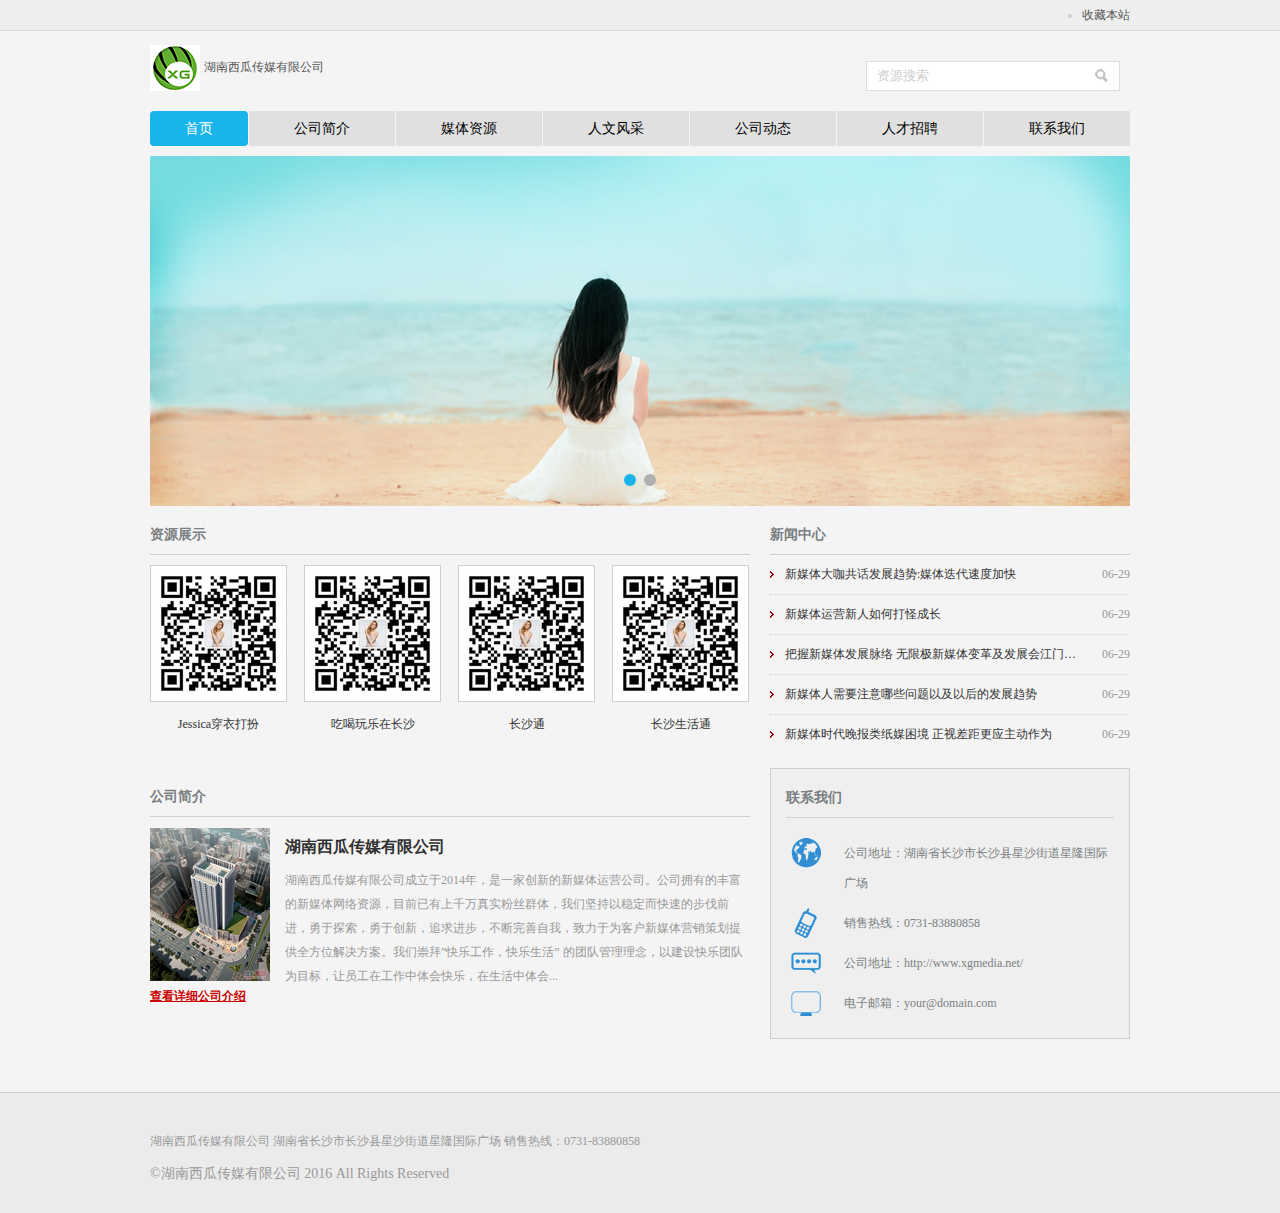
<file: 01-西瓜网/index.html>
<!DOCTYPE html>
<html lang="en">
<head>
	<meta charset="UTF-8">
	<title>西瓜传媒</title>
	<link rel="stylesheet" type="text/css" href="style.css">
</head>
<body>
	<div class="top">
		<div class="w">
			<a class="fR" href="#"><span></span>收藏本站</a>
		</div>
	</div>
	<div class="header w">
		<div class="logo fL"><img src="images/logo1.png">湖南西瓜传媒有限公司</div>
		<div class="search fR">
			<input type="text" placeholder="资源搜索" name="">
		</div>
	</div>
	<div class="nav w">
		<a href="#" class="special">首页</a>
		<a href="#">公司简介</a>
		<a href="#">媒体资源</a>
		<a href="#">人文风采</a>
		<a href="#">公司动态</a>
		<a href="#">人才招聘</a>
		<a href="#">联系我们</a>
	</div>
	<div class="banner w">
		<img src="images/20160702tuiztf.jpg">
		<ul>
			<li class="current"></li>
			<li></li>
		</ul>
	</div>
	<div class="news w clearfix">
		<div class="newsL fL">
			<h3>资源展示</h3>
			<div class="resource">
				<a href="#">
					<img src="images/16_thumb.jpg"><br />
					Jessica穿衣打扮
				</a>
				<a href="#">
					<img src="images/16_thumb.jpg"><br />
					吃喝玩乐在长沙
				</a>
				<a href="#">
					<img src="images/16_thumb.jpg"><br />
					长沙通
				</a>
				<a href="#">
					<img src="images/16_thumb.jpg"><br />
					长沙生活通
				</a>
			</div>
			
		</div>
		<div class="newsR fR">
			<h3>新闻中心</h3>
			<ul>
				<li><a href="#">新媒体大咖共话发展趋势:媒体迭代速度加快</a><span>06-29</span></li>
				<li><a href="#">新媒体运营新人如何打怪成长</a><span>06-29</span></li>
				<li><a href="#">把握新媒体发展脉络 无限极新媒体变革及发展会江门举办江门举办</a><span>06-29</span></li>
				<li><a href="#">新媒体人需要注意哪些问题以及以后的发展趋势</a><span>06-29</span></li>
				<li style="border-bottom: 0;"><a href="#">新媒体时代晚报类纸媒困境 正视差距更应主动作为</a><span>06-29</span></li>
			</ul>
		</div>
	</div>
	<div class="intro w clearfix">
		<div class="introL fL">
			<h3>公司简介</h3>
			<div class="introIn">
				<h2>湖南西瓜传媒有限公司</h2>
				<p>湖南西瓜传媒有限公司成立于2014年，是一家创新的新媒体运营公司。公司拥有的丰富的新媒体网络资源，目前已有上千万真实粉丝群体，我们坚持以稳定而快速的步伐前进，勇于探索，勇于创新，追求进步，不断完善自我，致力于为客户新媒体营销策划提供全方位解决方案。我们崇拜”快乐工作，快乐生活” 的团队管理理念，以建设快乐团队为目标，让员工在工作中体会快乐，在生活中体会...</p>
			</div>
			<a href="#">查看详细公司介绍</a>
		</div>
		<div class="introR fR">
			<h3>联系我们</h3>
			<p class="contact1">
				<span></span>
				<em>公司地址：湖南省长沙市长沙县星沙街道星隆国际广场</em>
			</p>
			<p class="contact2">
				<span></span>
				<em>销售热线：0731-83880858</em>
				</p>
			<p class="contact3">
				<span></span>
				<em>公司地址：http://www.xgmedia.net/</em>
			</p>
			<p class="contact4">
				<span></span>
				<em>电子邮箱：your@domain.com</em>
			</p>
		</div>
	</div>
	<div class="footer">
		<div class="w">
			<p>湖南西瓜传媒有限公司 湖南省长沙市长沙县星沙街道星隆国际广场 销售热线：0731-83880858</p>
			<span>&copy;湖南西瓜传媒有限公司 2016 All Rights Reserved</span>
		</div>
	</div>
</body>
</html>
</file>
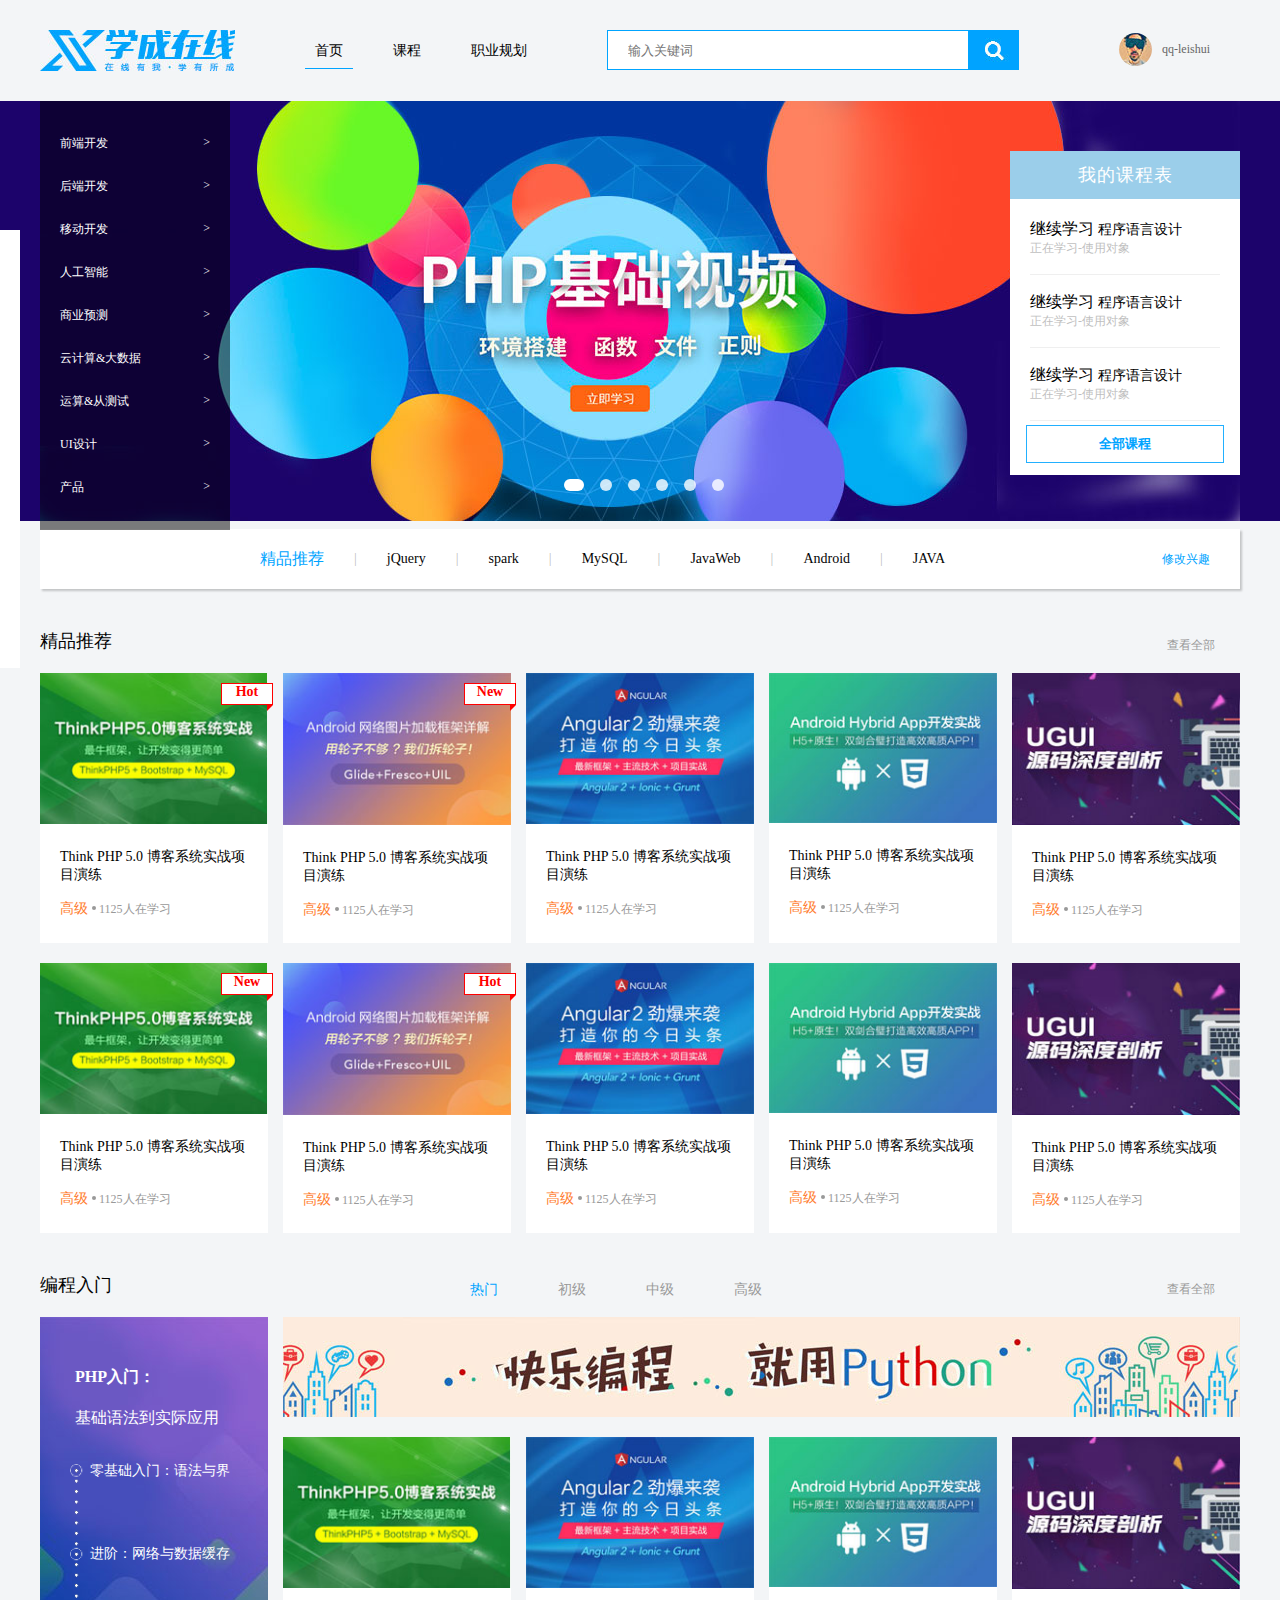
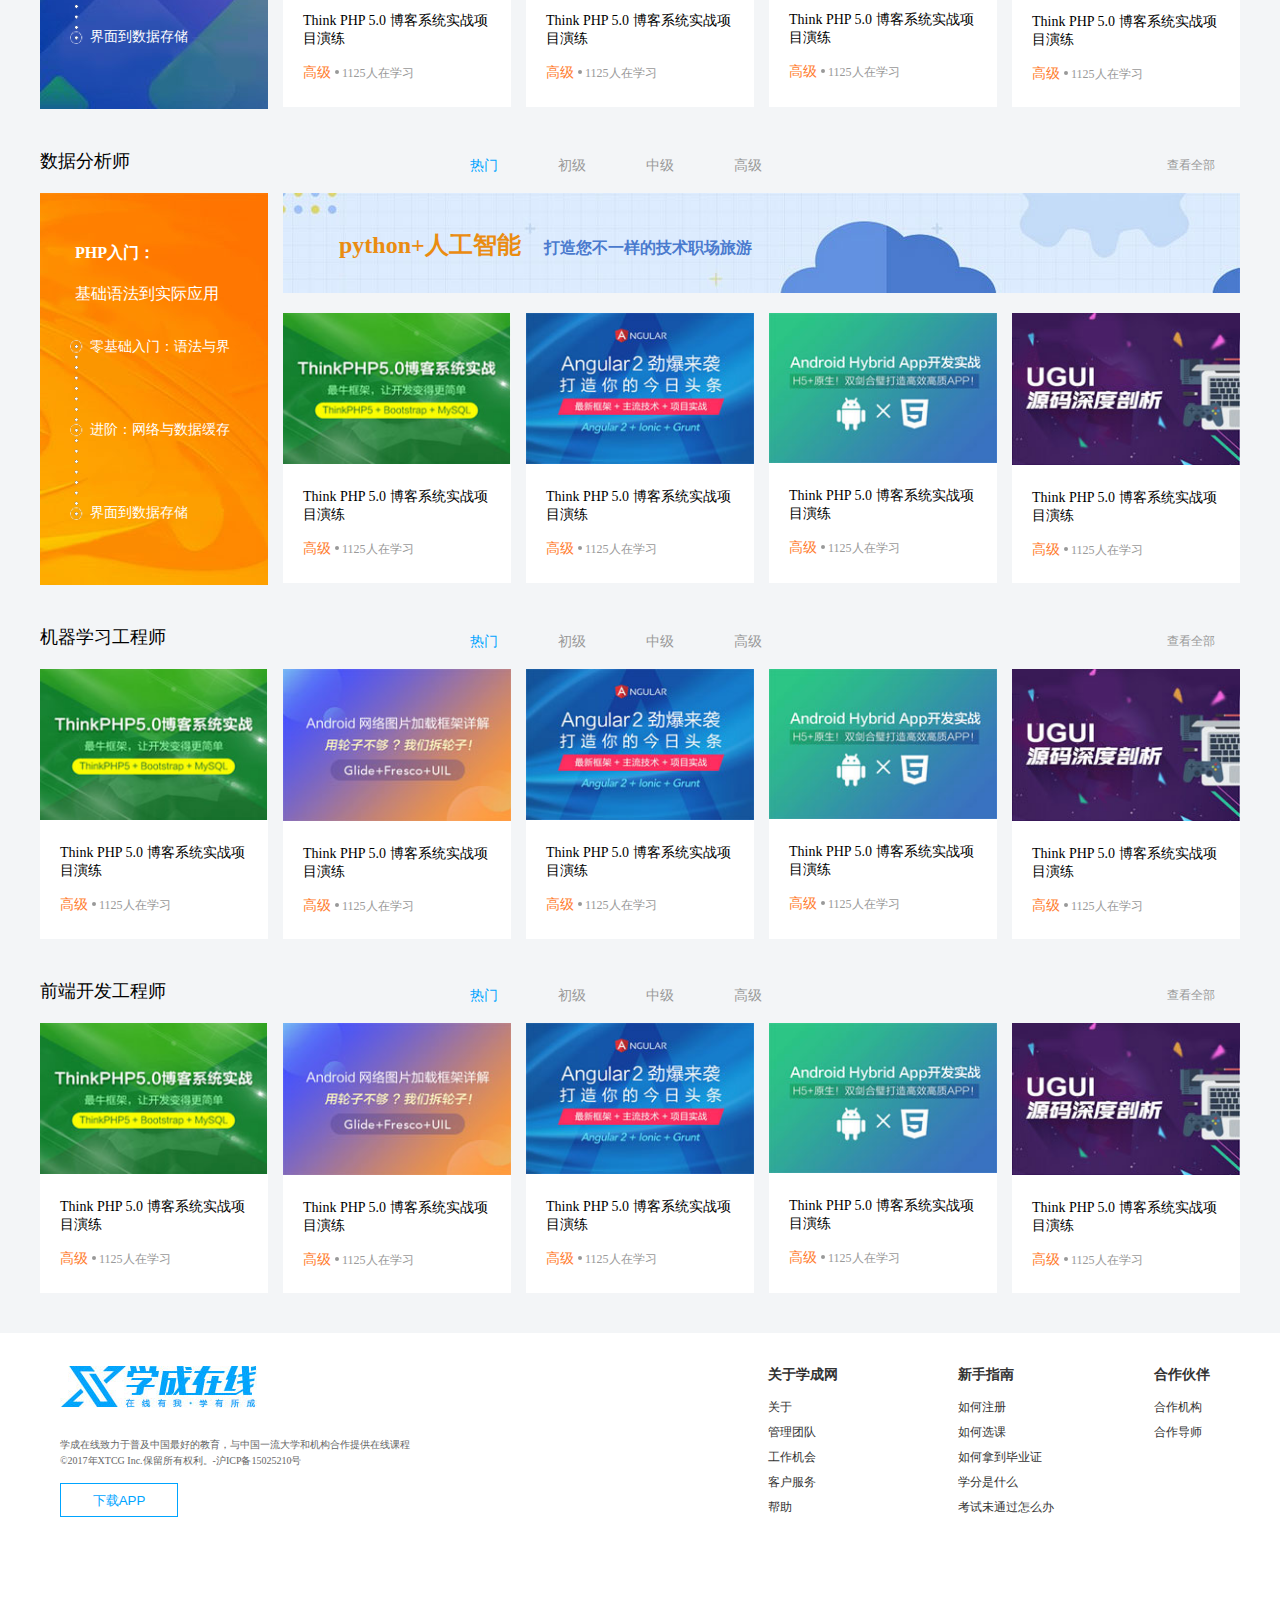
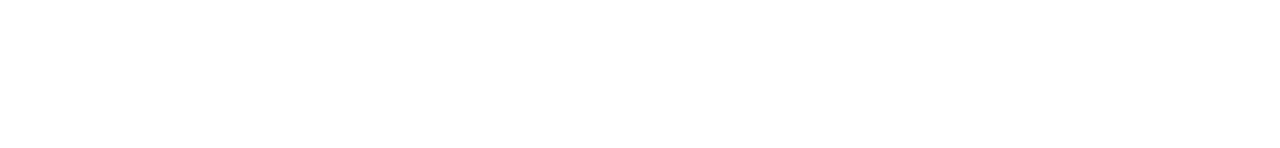
<file: 02-online_study/index.html>
<!DOCTYPE html>
<html lang="en">
<head>
	<meta charset="UTF-8">
	<title>学成在线</title>
	<link rel="stylesheet" href="./css/stuInline.css">
	<script src="./js/jquery-1.12.2.js"></script>
	<script src="./js/stu.js"></script>
</head>
<body>
	<!-- 侧导航栏 -->
	<div class="sidenav">
		<ul>
			<li class="special"><a href="#primer">编程入门</a></li>
			<li class="current"><a href="#data">数据分析师</a></li>
			<li><a href="#machine">机器学习工程师</a></li>
			<li><a href="#webfront">前端开发工程师</a></li>
			<li><a href="#">人工智能工程师</a></li>
			<li><a href="#">全栈工程师</a></li>
			<li><a href="#">iOS工程师</a></li>
			<li><a href="#">VR开发者</a></li>
			<li><a href="#">深度学习</a></li>
			<li><a href="#">商业预测分析师</a></li>
			<li><a href="#">Android开发工程师</a></li>
		</ul>
	</div>
	<div class="container">
		<!-- 头部logo 搜索栏 -->
		<div class="header">
			<div class="logo">
				<a href="#"><img src="./images/logo.jpg"></a>
			</div>
			<div class="headnav">
				<ul>
					<li class="headNavCurrent"><a href="#">首页</a></li>
					<li><a href="#">课程</a></li>
					<li><a href="#">职业规划</a></li>
				</ul>
			</div>
			<div class="search">
				<input type="text" placeholder="输入关键词" /><input type="image" src="images/searchIcon.jpg" alt="" >
				<div class="clearfix"></div>
			</div>
			<div class="avatar">
				<em class="floatL"></em>
				<span class="floatL">qq-leishui</span>
			</div>
		</div>

		<!-- banner -->
		<div class="banner">
			<div class="bannerL floatL">
				<ul class="bannerNav">
					<li><a href="#">前端开发<em>&gt;</em></a></li>
					<li><a href="#">后端开发<em>&gt;</em></a></li>
					<li><a href="#">移动开发<em>&gt;</em></a></li>
					<li><a href="#">人工智能<em>&gt;</em></a></li>
					<li><a href="#">商业预测<em>&gt;</em></a></li>
					<li><a href="#">云计算&大数据<em>&gt;</em></a></li>
					<li><a href="#">运算&从测试<em>&gt;</em></a></li>
					<li><a href="#">UI设计<em>&gt;</em></a></li>
					<li><a href="#">产品<em>&gt;</em></a></li>
				</ul>
				<div class="courseIntro">
					<ul>
						<li>
							<h4>HTML/CSS</h4>
							<a href="#">HTML教程</a>
							<a href="#">HTML5教程</a>
							<a href="#">CSS教程</a>
							<a href="#">CSS3教程</a>
							<a href="#">Bootstrap教程</a>
							<a href="#">Foundation5</a>
						</li>
						<li>
							<h4>JavaScript</h4>
							<a href="#">javascript教程</a>
							<a href="#">jQuery教程</a>
							<a href="#">AJAX教程</a>
							<a href="#">Angular JS</a>
							<a href="#">Angular2</a>
							<a href="#">React教程</a>
							<a href="#">Node.js教程</a>
							<a href="#">JSON</a>
							<a href="#">jQuery UI教程</a>
							<a href="#">Extjs</a>
							<a href="#">Ember.js</a>
							<a href="#">CoffeeScript教程</a>
							<a href="#">VUE手册</a>
						</li>
						<li>
							<h4>服务端</h4>
							<a href="#">PHP教程</a>
							<a href="#">JAVA</a>
							<a href="#">JSP教程</a>
							<a href="#">ASP教程</a>
							<a href="#">C语言</a>
							<a href="#">C++</a>
						</li>
						<li>
							<h4>JavaScript</h4>
							<a href="#">javascript教程</a>
							<a href="#">jQuery教程</a>
							<a href="#">AJAX教程</a>
							<a href="#">Angular JS</a>
							<a href="#">Angular2</a>
							<a href="#">React教程</a>
							<a href="#">Node.js教程</a>
							<a href="#">JSON</a>
							<a href="#">jQuery UI教程</a>
							<a href="#">Extjs</a>
							<a href="#">Ember.js</a>
							<a href="#">CoffeeScript教程</a>
							<a href="#">VUE手册</a>
						</li>
						<li>
							<h4>服务端</h4>
							<a href="#">PHP教程</a>
							<a href="#">JAVA</a>
							<a href="#">JSP教程</a>
							<a href="#">ASP教程</a>
							<a href="#">C语言</a>
							<a href="#">C++</a>
						</li>
					</ul>
				</div>
			</div>
			<div class="bannerLi">
				<ul>
					<li class="bannerCurrent"></li>
					<li></li>
					<li></li>
					<li></li>
					<li></li>
					<li></li>
				</ul>
			</div>
			<div class="bannerR floatR">
				<h3>我的课程表</h3>
				<ul>
					<li class="special">
						<a href="#">
							<span>继续学习</span>
							<em>程序语言设计</em>						
						</a><br />
						<strong>正在学习-使用对象</strong>
					</li>
					<li>
						<a href="#">
							<span>继续学习</span>
							<em>程序语言设计</em>						
						</a><br />
						<strong>正在学习-使用对象</strong>
					</li>
					<li>
						<a href="#">
							<span>继续学习</span>
							<em>程序语言设计</em>						
						</a><br />
						<strong>正在学习-使用对象</strong>
					</li>
				</ul>
				<div class="allCourse">
					<button>全部课程</button>					
				</div>
			</div>
		</div>

		<!-- 主导航栏 -->
		<div class="nav marginB">
			<h3>精品推荐</h3>
			<ul>
				<li>|<a href="#">jQuery</a></li>
				<li>|<a href="#">spark</a></li>
				<li>|<a href="#">MySQL</a></li>
				<li>|<a href="#">JavaWeb</a></li>
				<li>|<a href="#">Android</a></li>
				<li>|<a href="#">JAVA</a></li>
			</ul>
			<a href="#"><span class="floatR">修改兴趣</span></a>
		</div>
		<!-- <div class="clearfix"></div> -->

		<!-- 精品推荐 -->
		<div class="commend marginB clearfix">
			<h3>精品推荐</h3>
			<span class="seeAll">查看全部</span>
			<ul class="content">
				<li class="special">
					<img src="images/ad3.jpg" alt="">
					<div class="intro">
						<a href="#" style="color: #000;">Think PHP 5.0 博客系统实战项目演练</a><br /><br />
						<a href="#" style="color: #ff7c2d;">高级</a>
						<em></em>
						<ins>1125人在学习</ins>
					</a>
					</div>
					<div class="newIcon">
						<span>Hot</span><br />
						<em></em>
					</div>
				</li>
				<li>
					<img src="images/ad6.jpg" alt="">
					<div class="intro">
						<a href="#" style="color: #000;">Think PHP 5.0 博客系统实战项目演练</a><br /><br />
						<a href="#" style="color: #ff7c2d;">高级</a>
						<em></em>
						<ins>1125人在学习</ins>
					</a>
					</div>	
					<div class="newIcon">
						<span>New</span><br />
						<em></em>
					</div>									
				</li>
				<li>
					<img src="images/ad5.jpg" alt="">
					<div class="intro">
						<a href="#" style="color: #000;">Think PHP 5.0 博客系统实战项目演练</a><br /><br />
						<a href="#" style="color: #ff7c2d;">高级</a>
						<em></em>
						<ins>1125人在学习</ins>
					</a>
					</div>										
				</li>
				<li>
					<img src="images/ad8.jpg" alt="">
					<div class="intro">
						<a href="#" style="color: #000;">Think PHP 5.0 博客系统实战项目演练</a><br /><br />
						<a href="#" style="color: #ff7c2d;">高级</a>
						<em></em>
						<ins>1125人在学习</ins>
					</a>
					</div>										
				</li>
				<li>
					<img src="images/ad9.jpg" alt="">
					<div class="intro">
						<a href="#" style="color: #000;">Think PHP 5.0 博客系统实战项目演练</a><br /><br />
						<a href="#" style="color: #ff7c2d;">高级</a>
						<em></em>
						<ins>1125人在学习</ins>
					</a>
					</div>										
				</li>
			</ul>
			<div class="clearfix"></div>
			<ul class="content">
				<li class="special">
					<img src="images/ad3.jpg" alt="">
					<div class="intro">
						<a href="#" style="color: #000;">Think PHP 5.0 博客系统实战项目演练</a><br /><br />
						<a href="#" style="color: #ff7c2d;">高级</a>
						<em></em>
						<ins>1125人在学习</ins>
					</a>
					</div>	
					<div class="newIcon">
						<span>New</span><br />
						<em></em>
					</div>									
				</li>
				<li>
					<img src="images/ad6.jpg" alt="">
					<div class="intro">
						<a href="#" style="color: #000;">Think PHP 5.0 博客系统实战项目演练</a><br /><br />
						<a href="#" style="color: #ff7c2d;">高级</a>
						<em></em>
						<ins>1125人在学习</ins>
					</a>
					</div>	
					<div class="newIcon">
						<span>Hot</span><br />
						<em></em>
					</div>									
				</li>
				<li>
					<img src="images/ad5.jpg" alt="">
					<div class="intro">
						<a href="#" style="color: #000;">Think PHP 5.0 博客系统实战项目演练</a><br /><br />
						<a href="#" style="color: #ff7c2d;">高级</a>
						<em></em>
						<ins>1125人在学习</ins>
					</a>
					</div>										
				</li>
				<li>
					<img src="images/ad8.jpg" alt="">
					<div class="intro">
						<a href="#" style="color: #000;">Think PHP 5.0 博客系统实战项目演练</a><br /><br />
						<a href="#" style="color: #ff7c2d;">高级</a>
						<em></em>
						<ins>1125人在学习</ins>
					</a>
					</div>										
				</li>
				<li>
					<img src="images/ad9.jpg" alt="">
					<div class="intro">
						<a href="#" style="color: #000;">Think PHP 5.0 博客系统实战项目演练</a><br /><br />
						<a href="#" style="color: #ff7c2d;">高级</a>
						<em></em>
						<ins>1125人在学习</ins>
					</a>
					</div>										
				</li>
			</ul>
		</div>
		<!-- <div class="clearfix marginB"></div> -->

		<!-- 编程入门 -->
		<div class="primer marginB clearfix" id="primer">
			<h3>编程入门</h3>
			<ul class="littleNav">
				<li class="current"><a href="#">热门</a></li>
				<li><a href="#">初级</a></li>
				<li><a href="#">中级</a></li>
				<li><a href="#">高级</a></li>
			</ul>
			<span class="seeAll">查看全部</span>
			<div class="programL floatL">
				<h4>PHP入门：</h4>
				<span>基础语法到实际应用</span><br />
				<img src="images/list.png" alt="" class="floatL">
				<p class="floatL">
					零基础入门：语法与界<br />
					进阶：网络与数据缓存<br />
					界面到数据存储
				</p>
			</div>
			<div class="programT floatR">
				<img src="images/primerBanner.jpg" alt="">
			</div>
			<div class="programB floatR">
				<ul class="content">
					<li class="special">
						<img src="images/ad3.jpg" alt="">
						<div class="intro">
							<a href="#" style="color: #000;">Think PHP 5.0 博客系统实战项目演练</a><br /><br />
							<a href="#" style="color: #ff7c2d;">高级</a>
							<em></em>
							<ins>1125人在学习</ins>
						</a>
						</div>										
					</li>
					<li>
						<img src="images/ad5.jpg" alt="">
						<div class="intro">
							<a href="#" style="color: #000;">Think PHP 5.0 博客系统实战项目演练</a><br /><br />
							<a href="#" style="color: #ff7c2d;">高级</a>
							<em></em>
							<ins>1125人在学习</ins>
						</a>
						</div>										
					</li>
					<li>
						<img src="images/ad8.jpg" alt="">
						<div class="intro">
							<a href="#" style="color: #000;">Think PHP 5.0 博客系统实战项目演练</a><br /><br />
							<a href="#" style="color: #ff7c2d;">高级</a>
							<em></em>
							<ins>1125人在学习</ins>
						</a>
						</div>										
					</li>
					<li>
						<img src="images/ad9.jpg" alt="">
						<div class="intro">
							<a href="#" style="color: #000;">Think PHP 5.0 博客系统实战项目演练</a><br /><br />
							<a href="#" style="color: #ff7c2d;">高级</a>
							<em></em>
							<ins>1125人在学习</ins>
						</a>
						</div>										
					</li>
				</ul>
			</div>
		</div>
		<!-- <div class="clearfix marginB"></div> -->

		<!-- 数据分析师 -->
		<div class="data marginB clearfix" id="data">
			<h3>数据分析师</h3>
			<ul class="littleNav">
				<li class="current"><a href="#">热门</a></li>
				<li><a href="#">初级</a></li>
				<li><a href="#">中级</a></li>
				<li><a href="#">高级</a></li>
			</ul>
			<span class="seeAll">查看全部</span>
			<div class="programL floatL">
				<h4>PHP入门：</h4>
				<span>基础语法到实际应用</span><br />
				<img src="images/list.png" alt="" class="floatL">
				<p class="floatL">
					零基础入门：语法与界<br />
					进阶：网络与数据缓存<br />
					界面到数据存储
				</p>
			</div>
			<div class="programT floatR">
				<strong>python+人工智能</strong>
				<em>打造您不一样的技术职场旅游</em>
			</div>
			<div class="programB floatR">
				<ul class="content">
					<li class="special">
						<img src="images/ad3.jpg" alt="">
						<div class="intro">
							<a href="#" style="color: #000;">Think PHP 5.0 博客系统实战项目演练</a><br /><br />
							<a href="#" style="color: #ff7c2d;">高级</a>
							<em></em>
							<ins>1125人在学习</ins>
						</a>
						</div>										
					</li>
					<li>
						<img src="images/ad5.jpg" alt="">
						<div class="intro">
							<a href="#" style="color: #000;">Think PHP 5.0 博客系统实战项目演练</a><br /><br />
							<a href="#" style="color: #ff7c2d;">高级</a>
							<em></em>
							<ins>1125人在学习</ins>
						</a>
						</div>										
					</li>
					<li>
						<img src="images/ad8.jpg" alt="">
						<div class="intro">
							<a href="#" style="color: #000;">Think PHP 5.0 博客系统实战项目演练</a><br /><br />
							<a href="#" style="color: #ff7c2d;">高级</a>
							<em></em>
							<ins>1125人在学习</ins>
						</a>
						</div>										
					</li>
					<li>
						<img src="images/ad9.jpg" alt="">
						<div class="intro">
							<a href="#" style="color: #000;">Think PHP 5.0 博客系统实战项目演练</a><br /><br />
							<a href="#" style="color: #ff7c2d;">高级</a>
							<em></em>
							<ins>1125人在学习</ins>
						</a>
						</div>										
					</li>
				</ul>
			</div>
		</div>
		<!-- <div class="clearfix marginB"></div> -->

		<!-- 机器学习工程师 -->
		<div class="machine marginB clearfix" id="machine">
			<h3>机器学习工程师</h3>
			<ul class="littleNav">
				<li class="current"><a href="#">热门</a></li>
				<li><a href="#">初级</a></li>
				<li><a href="#">中级</a></li>
				<li><a href="#">高级</a></li>
			</ul>
			<span class="seeAll">查看全部</span>
			<ul class="content">
				<li class="special">
					<img src="images/ad3.jpg" alt="">
					<div class="intro">
						<a href="#" style="color: #000;">Think PHP 5.0 博客系统实战项目演练</a><br /><br />
						<a href="#" style="color: #ff7c2d;">高级</a>
						<em></em>
						<ins>1125人在学习</ins>
					</a>
					</div>										
				</li>
				<li>
					<img src="images/ad6.jpg" alt="">
					<div class="intro">
						<a href="#" style="color: #000;">Think PHP 5.0 博客系统实战项目演练</a><br /><br />
						<a href="#" style="color: #ff7c2d;">高级</a>
						<em></em>
						<ins>1125人在学习</ins>
					</a>
					</div>										
				</li>
				<li>
					<img src="images/ad5.jpg" alt="">
					<div class="intro">
						<a href="#" style="color: #000;">Think PHP 5.0 博客系统实战项目演练</a><br /><br />
						<a href="#" style="color: #ff7c2d;">高级</a>
						<em></em>
						<ins>1125人在学习</ins>
					</a>
					</div>										
				</li>
				<li>
					<img src="images/ad8.jpg" alt="">
					<div class="intro">
						<a href="#" style="color: #000;">Think PHP 5.0 博客系统实战项目演练</a><br /><br />
						<a href="#" style="color: #ff7c2d;">高级</a>
						<em></em>
						<ins>1125人在学习</ins>
					</a>
					</div>										
				</li>
				<li>
					<img src="images/ad9.jpg" alt="">
					<div class="intro">
						<a href="#" style="color: #000;">Think PHP 5.0 博客系统实战项目演练</a><br /><br />
						<a href="#" style="color: #ff7c2d;">高级</a>
						<em></em>
						<ins>1125人在学习</ins>
					</a>
					</div>										
				</li>
			</ul>
		</div>
		<!-- <div class="clearfix marginB"></div> -->

		<!-- 前端开发工程师 -->
		<div class="webfront marginB clearfix" id="webfront">
			<h3>前端开发工程师</h3>
			<ul class="littleNav">
				<li class="current"><a href="#">热门</a></li>
				<li><a href="#">初级</a></li>
				<li><a href="#">中级</a></li>
				<li><a href="#">高级</a></li>
			</ul>
			<span class="seeAll">查看全部</span>
			<ul class="content">
				<li class="special">
					<img src="images/ad3.jpg" alt="">
					<div class="intro">
						<a href="#" style="color: #000;">Think PHP 5.0 博客系统实战项目演练</a><br /><br />
						<a href="#" style="color: #ff7c2d;">高级</a>
						<em></em>
						<ins>1125人在学习</ins>
					</a>
					</div>										
				</li>
				<li>
					<img src="images/ad6.jpg" alt="">
					<div class="intro">
						<a href="#" style="color: #000;">Think PHP 5.0 博客系统实战项目演练</a><br /><br />
						<a href="#" style="color: #ff7c2d;">高级</a>
						<em></em>
						<ins>1125人在学习</ins>
					</a>
					</div>										
				</li>
				<li>
					<img src="images/ad5.jpg" alt="">
					<div class="intro">
						<a href="#" style="color: #000;">Think PHP 5.0 博客系统实战项目演练</a><br /><br />
						<a href="#" style="color: #ff7c2d;">高级</a>
						<em></em>
						<ins>1125人在学习</ins>
					</a>
					</div>										
				</li>
				<li>
					<img src="images/ad8.jpg" alt="">
					<div class="intro">
						<a href="#" style="color: #000;">Think PHP 5.0 博客系统实战项目演练</a><br /><br />
						<a href="#" style="color: #ff7c2d;">高级</a>
						<em></em>
						<ins>1125人在学习</ins>
					</a>
					</div>										
				</li>
				<li>
					<img src="images/ad9.jpg" alt="">
					<div class="intro">
						<a href="#" style="color: #000;">Think PHP 5.0 博客系统实战项目演练</a><br /><br />
						<a href="#" style="color: #ff7c2d;">高级</a>
						<em></em>
						<ins>1125人在学习</ins>
					</a>
					</div>										
				</li>
			</ul>
		</div>
		<!-- <div class="clearfix marginB"></div> -->

	</div>
	<!-- 页面底部 -->
	<div class="footer">
		<div class="footerIn">
			<div class="footerL floatL">
				<a href="#"><img src="images/footerLogo.jpg"></a><br />
				<span>学成在线致力于普及中国最好的教育，与中国一流大学和机构合作提供在线课程</span><br />
				<span>&copy;2017年XTCG Inc.保留所有权利。-沪ICP备15025210号</span><br />
				<button>下载APP</button>
			</div>
			<div class="footerR floatR">
				<dl>
					<dt><a href="#">关于学成网</a></dt>
					<dd><a href="#">关于</a></dd>
					<dd><a href="#">管理团队</a></dd>
					<dd><a href="#">工作机会</a></dd>
					<dd><a href="#">客户服务</a></dd>
					<dd><a href="#">帮助</a></dd>
				</dl>
				<dl>
					<dt><a href="#">新手指南</a></dt>
					<dd><a href="#">如何注册</a></dd>
					<dd><a href="#">如何选课</a></dd>
					<dd><a href="#">如何拿到毕业证</a></dd>
					<dd><a href="#">学分是什么</a></dd>
					<dd><a href="#">考试未通过怎么办</a></dd>
				</dl>
				<dl style="margin-left: 100px;">
					<dt><a href="#">合作伙伴</a></dt>
					<dd><a href="#">合作机构</a></dd>
					<dd><a href="#">合作导师</a></dd>
				</dl>
			</div>
			<div class="clearfix"></div>
		</div>
	</div>
</body>
</html>
</file>
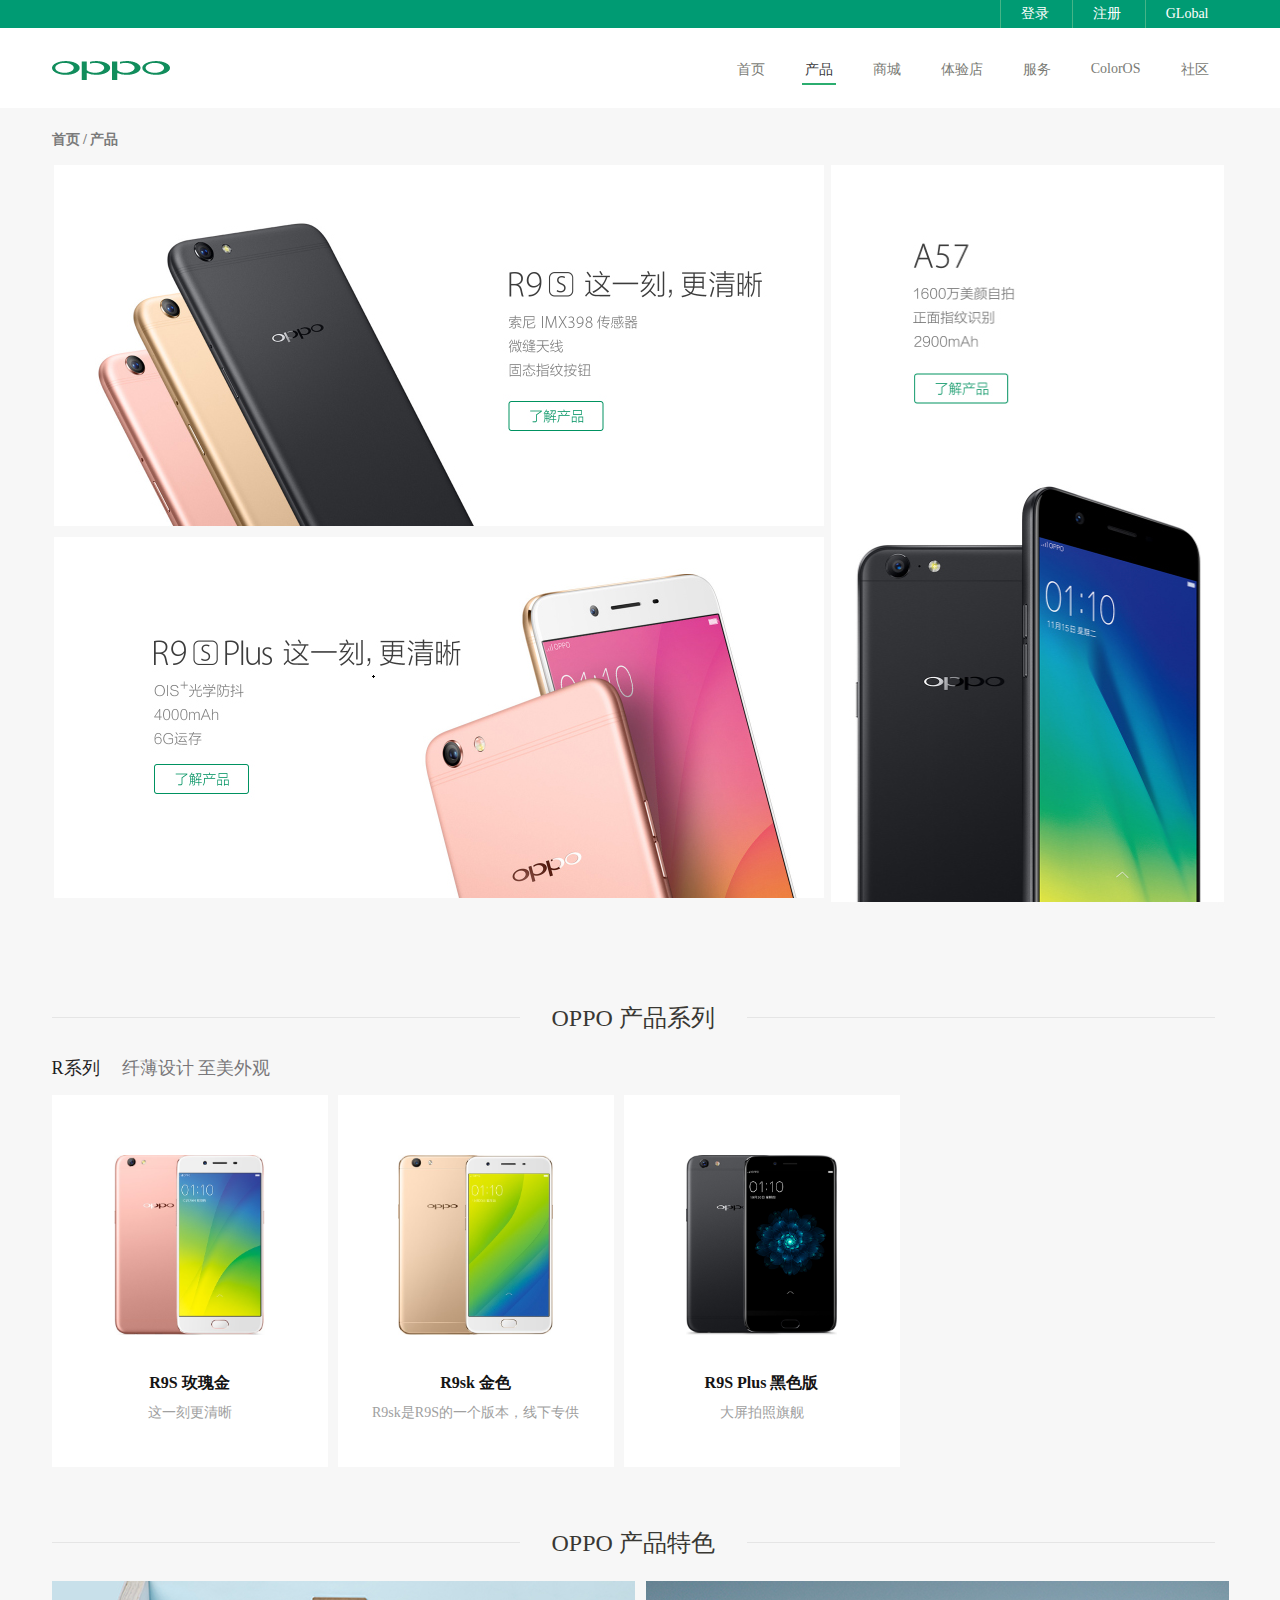
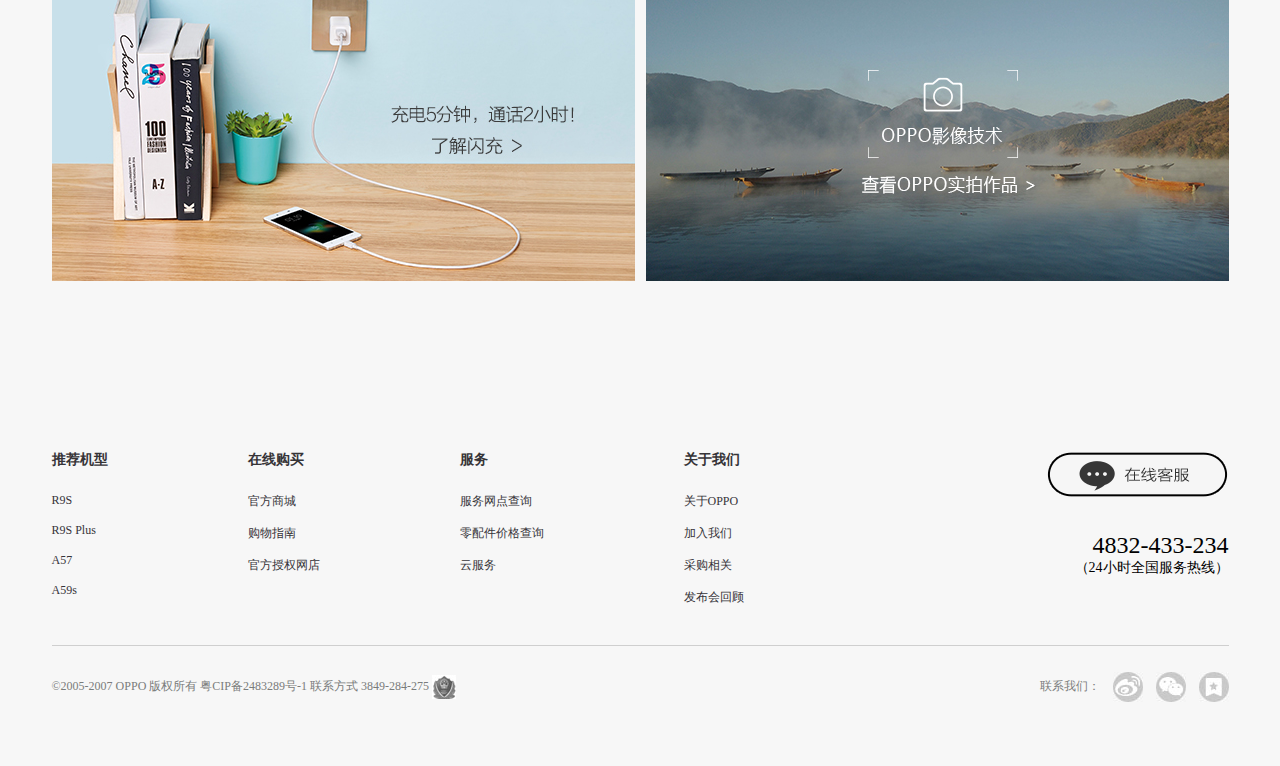
<file: 03-oppoPhone/index.html>
<!DOCTYPE html>
<html lang="en">
<head>
	<meta charset="UTF-8">
	<title>OPPO手机</title>
	<link rel="stylesheet" type="text/css" href="style.css">
</head>
<body>
	<div class="top">
		<div class="w">
			<div class="topNav">
				<a href="#">登录</a>
				<a href="#">注册</a>
				<a href="#">GLobal</a>
			</div>
		</div>
	</div>
	<div class="header">
		<div class="w">
			<img src="images/logo.png" class="fL">
			<ul class="fR">
				<li><a href="#">首页</a></li>
				<li class="current"><a href="#">产品</a></li>
				<li><a href="#">商城</a></li>
				<li><a href="#">体验店</a></li>
				<li><a href="#">服务</a></li>
				<li><a href="#">ColorOS</a></li>
				<li><a href="#">社区</a></li>
			</ul>
		</div>
		
	</div>
	<div class="banner w clearfix">
		<h4>首页 / 产品</h4>
		<img src="images/banner01.png" class="fL">
		<img src="images/banner03.png" class="fR">
		<img src="images/banner02.png" class="marginTop fL">
	</div>
	<div class="product w">
		<div class="bigTitle clearfix">
			<hr /><span class="fL">OPPO 产品系列</span><hr />
		</div>
		<h3>R系列<span>纤薄设计 至美外观</span></h3>
		<div class="productBD clearfix">
			<a href="#" class="goods1 fL">
				<img src="images/product01.jpg">
				<h4>R9S 玫瑰金</h4>
				<span>这一刻更清晰</span>
			</a>
			<a class="goods2 fL">
				<img src="images/product02.jpg">
				<h4>R9sk 金色</h4>
				<span>R9sk是R9S的一个版本，线下专供</span>
			</a>
			<a class="goods3 fL">
				<img src="images/product03.jpg">
				<h4>R9S Plus 黑色版</h4>
				<span>大屏拍照旗舰</span>
			</a>
		</div>
	</div>
	<div class="feature w clearfix">
		<div class="bigTitle clearfix">
			<hr /><span class="fL">OPPO 产品特色</span><hr />
		</div>
		<img src="images/feature01.jpg" class="fL">
		<img src="images/feature02.jpg" class="fR">
	</div>
	<div class="footer w clearfix">
		<div class="footerL fL">
			<dl>
				<dt>推荐机型</dt>
				<dd>R9S</dd>
				<dd>R9S Plus</dd>
				<dd>A57</dd>
				<dd>A59s</dd>
			</dl>
			<dl>
				<dt>在线购买</dt>
				<dd>官方商城</dd>
				<dd>购物指南</dd>
				<dd>官方授权网店</dd>
			</dl>
			<dl>
				<dt>服务</dt>
				<dd>服务网点查询</dd>
				<dd>零配件价格查询</dd>
				<dd>云服务</dd>
			</dl>
			<dl>
				<dt>关于我们</dt>
				<dd>关于OPPO</dd>
				<dd>加入我们</dd>
				<dd>采购相关</dd>
				<dd>发布会回顾</dd>
			</dl>
		</div>
		<div class="footerR fR">
			<img src="images/icon-online.png"><br />
			<span>4832-433-234</span><br />
			（24小时全国服务热线）
		</div>
	</div>
	<div class="copyright w clearfix">
		<p class="fL">&copy;2005-2007 OPPO 版权所有 粤CIP备2483289号-1 联系方式 3849-284-275 <span></span></p>
		<div class="copyR fR">
			联系我们：
			<img src="images/contact_icon01.jpg">
			<img src="images/contact_icon02.jpg">
			<img src="images/contact_icon03.jpg">
		</div>
	</div>
</body>
</html>
</file>
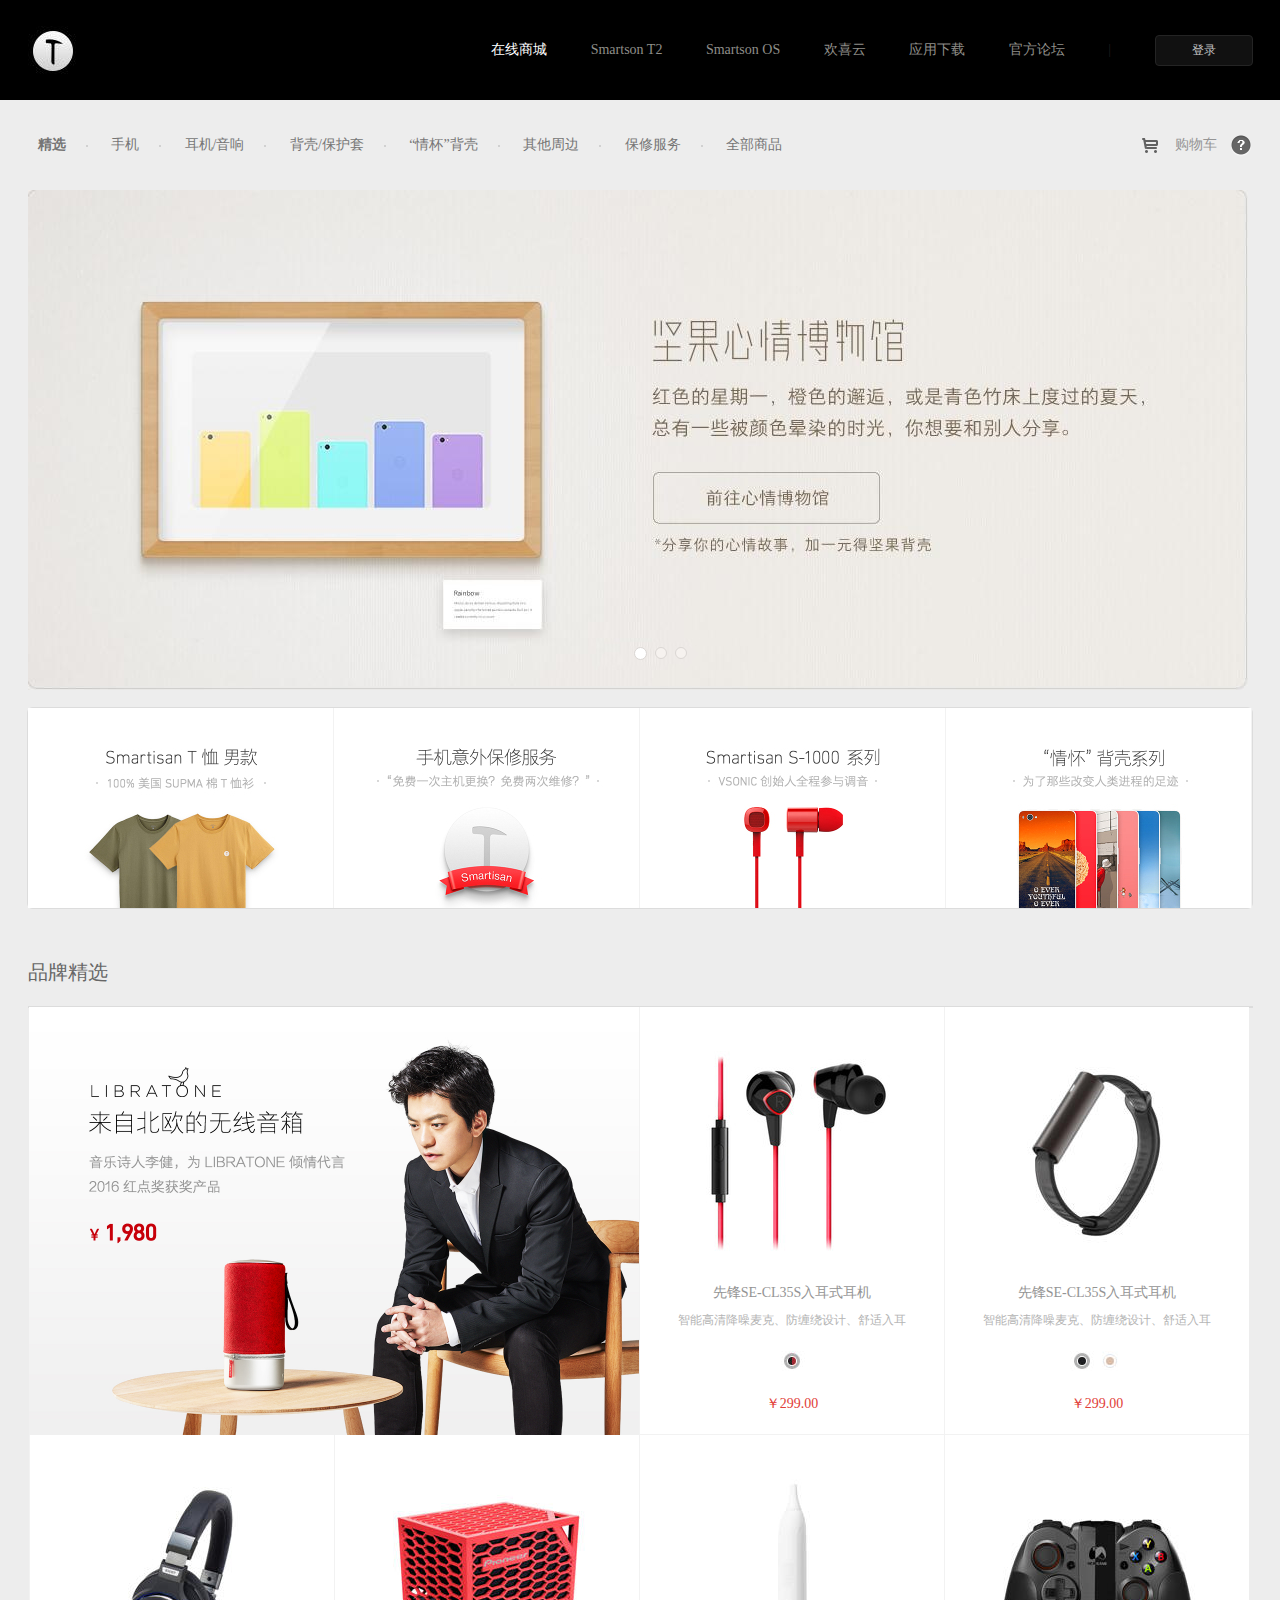
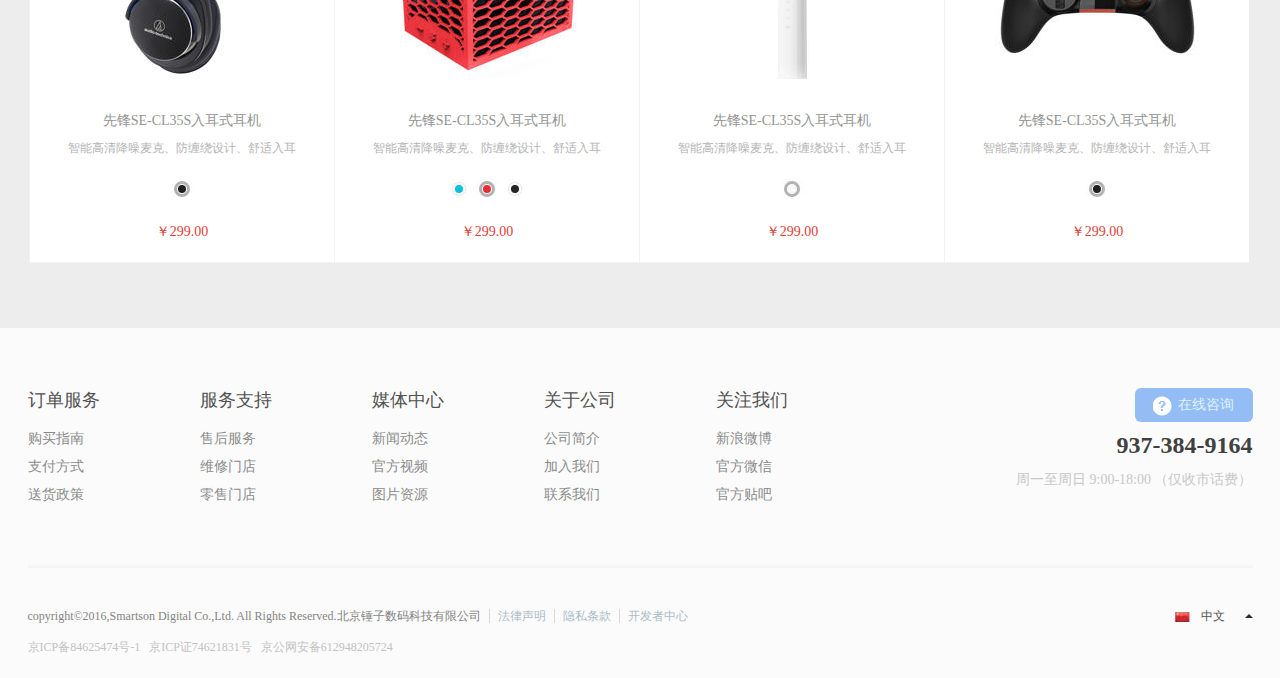
<file: 04-hammer/index.html>
<!DOCTYPE html>
<html lang="en">
<head>
	<meta charset="UTF-8">
	<title>锤子网</title>
	<link rel="stylesheet" type="text/css" href="style.css">
</head>
<body>
	<div class="header">
		<div class="w">
			<img src="images/logo.jpg">
			<div class="headNav">
				<a href="#" class="current">在线商城</a>
				<a href="#">Smartson T2</a>
				<a href="#">Smartson OS</a>
				<a href="#">欢喜云</a>
				<a href="#">应用下载</a>
				<a href="#">官方论坛</a>
				|
				<button>登录</button>
			</div>
		</div>
	</div>
	<div class="nav w clearfix">
		<div class="navL fL">
			<a href="#"><strong>精选</strong></a><span></span>
			<a href="#">手机</a><span></span>
			<a href="#">耳机/音响</a><span></span>
			<a href="#">背壳/保护套</a><span></span>
			<a href="#">“情杯”背壳</a><span></span>
			<a href="#">其他周边</a><span></span>
			<a href="#">保修服务</a><span></span>
			<a href="#">全部商品</a>
		</div>
		<div class="navR fR">
			<span></span>
			购物车
			<em></em>
		</div>
	</div>
	<div class="banner w">
		<img src="images/banner1.jpg">
		<ul>
			<li class="current"></li>
			<li></li>
			<li></li>
		</ul>
	</div>
	<div class="product w clearfix">
		<img src="images/product01.jpg">
		<img src="images/product02.jpg">
		<img src="images/product03.jpg">
		<img src="images/product04.jpg">
	</div>
	<div class="brand w clearfix">
		<h3>品牌精选</h3>
		<div class="goods">
			<img src="images/brand01.jpg">
			<ul>
				<li><a href="#">
					<img src="images/brand02.jpg"><br />
					<span>先锋SE-CL35S入耳式耳机</span><br />
					<strong>智能高清降噪麦克、防缠绕设计、舒适入耳</strong><br />
					<img src="images/brand_icon02.jpg"><br />
					<em>￥299.00</em><br />
				</a></li>
				<li><a href="#">
					<img src="images/brand03.jpg"><br />
					<span>先锋SE-CL35S入耳式耳机</span><br />
					<strong>智能高清降噪麦克、防缠绕设计、舒适入耳</strong><br />
					<img src="images/brand_icon03.jpg"><br />
					<em>￥299.00</em><br />
				</a></li>
				<li><a href="#">
					<img src="images/brand04.jpg"><br />
					<span>先锋SE-CL35S入耳式耳机</span><br />
					<strong>智能高清降噪麦克、防缠绕设计、舒适入耳</strong><br />
					<img src="images/brand_icon04.jpg"><br />
					<em>￥299.00</em><br />
				</a></li>
				<li><a href="#">
					<img src="images/brand05.jpg"><br />
					<span>先锋SE-CL35S入耳式耳机</span><br />
					<strong>智能高清降噪麦克、防缠绕设计、舒适入耳</strong><br />
					<img src="images/brand_icon05.jpg"><br />
					<em>￥299.00</em><br />
				</a></li>
				<li><a href="#">
					<img src="images/brand06.jpg"><br />
					<span>先锋SE-CL35S入耳式耳机</span><br />
					<strong>智能高清降噪麦克、防缠绕设计、舒适入耳</strong><br />
					<img src="images/brand_icon06.jpg"><br />
					<em>￥299.00</em><br />
				</a></li>
				<li><a href="#">
					<img src="images/brand07.jpg"><br />
					<span>先锋SE-CL35S入耳式耳机</span><br />
					<strong>智能高清降噪麦克、防缠绕设计、舒适入耳</strong><br />
					<img src="images/brand_icon07.jpg"><br />
					<em>￥299.00</em><br />
				</a></li>
			</ul>
		</div>
	</div>
	<div class="footer">
		<div class="w clearfix">
			<div class="footerL fL">
				<dl>
					<dt>订单服务</dt>
					<dd>购买指南</dd>
					<dd>支付方式</dd>
					<dd>送货政策</dd>
				</dl>
				<dl>
					<dt>服务支持</dt>
					<dd>售后服务</dd>
					<dd>维修门店</dd>
					<dd>零售门店</dd>
				</dl>
				<dl>
					<dt>媒体中心</dt>
					<dd>新闻动态</dd>
					<dd>官方视频</dd>
					<dd>图片资源</dd>
				</dl>
				<dl>
					<dt>关于公司</dt>
					<dd>公司简介</dd>
					<dd>加入我们</dd>
					<dd>联系我们</dd>
				</dl>
				<dl>
					<dt>关注我们</dt>
					<dd>新浪微博</dd>
					<dd>官方微信</dd>
					<dd>官方贴吧</dd>
				</dl>
			</div>
			<div class="footerR fR">
				<a href="#"><span></span>在线咨询</a><br />
				<strong>937-384-9164</strong><br />
				<em>周一至周日 9:00-18:00 （仅收市话费）</em>
			</div>
		</div>
	</div>
	<div class="copyright">
		<div class="w clearfix">
			<div class="copyL fL">
				<p>copyright&copy;2016,Smartson Digital Co.,Ltd. All Rights Reserved.北京锤子数码科技有限公司<a href="#">法律声明</a><a href="#">隐私条款</a><a href="#">开发者中心</a></p>
				<span>京ICP备84625474号-1&nbsp;&nbsp;&nbsp;京ICP证74621831号&nbsp;&nbsp;&nbsp;京公网安备612948205724</span>
			</div>
			<div class="copyR fR">
				<img src="images/falg.png">中文<span></span>
			</div>
		</div>
	</div>
</body>
</html>
</file>
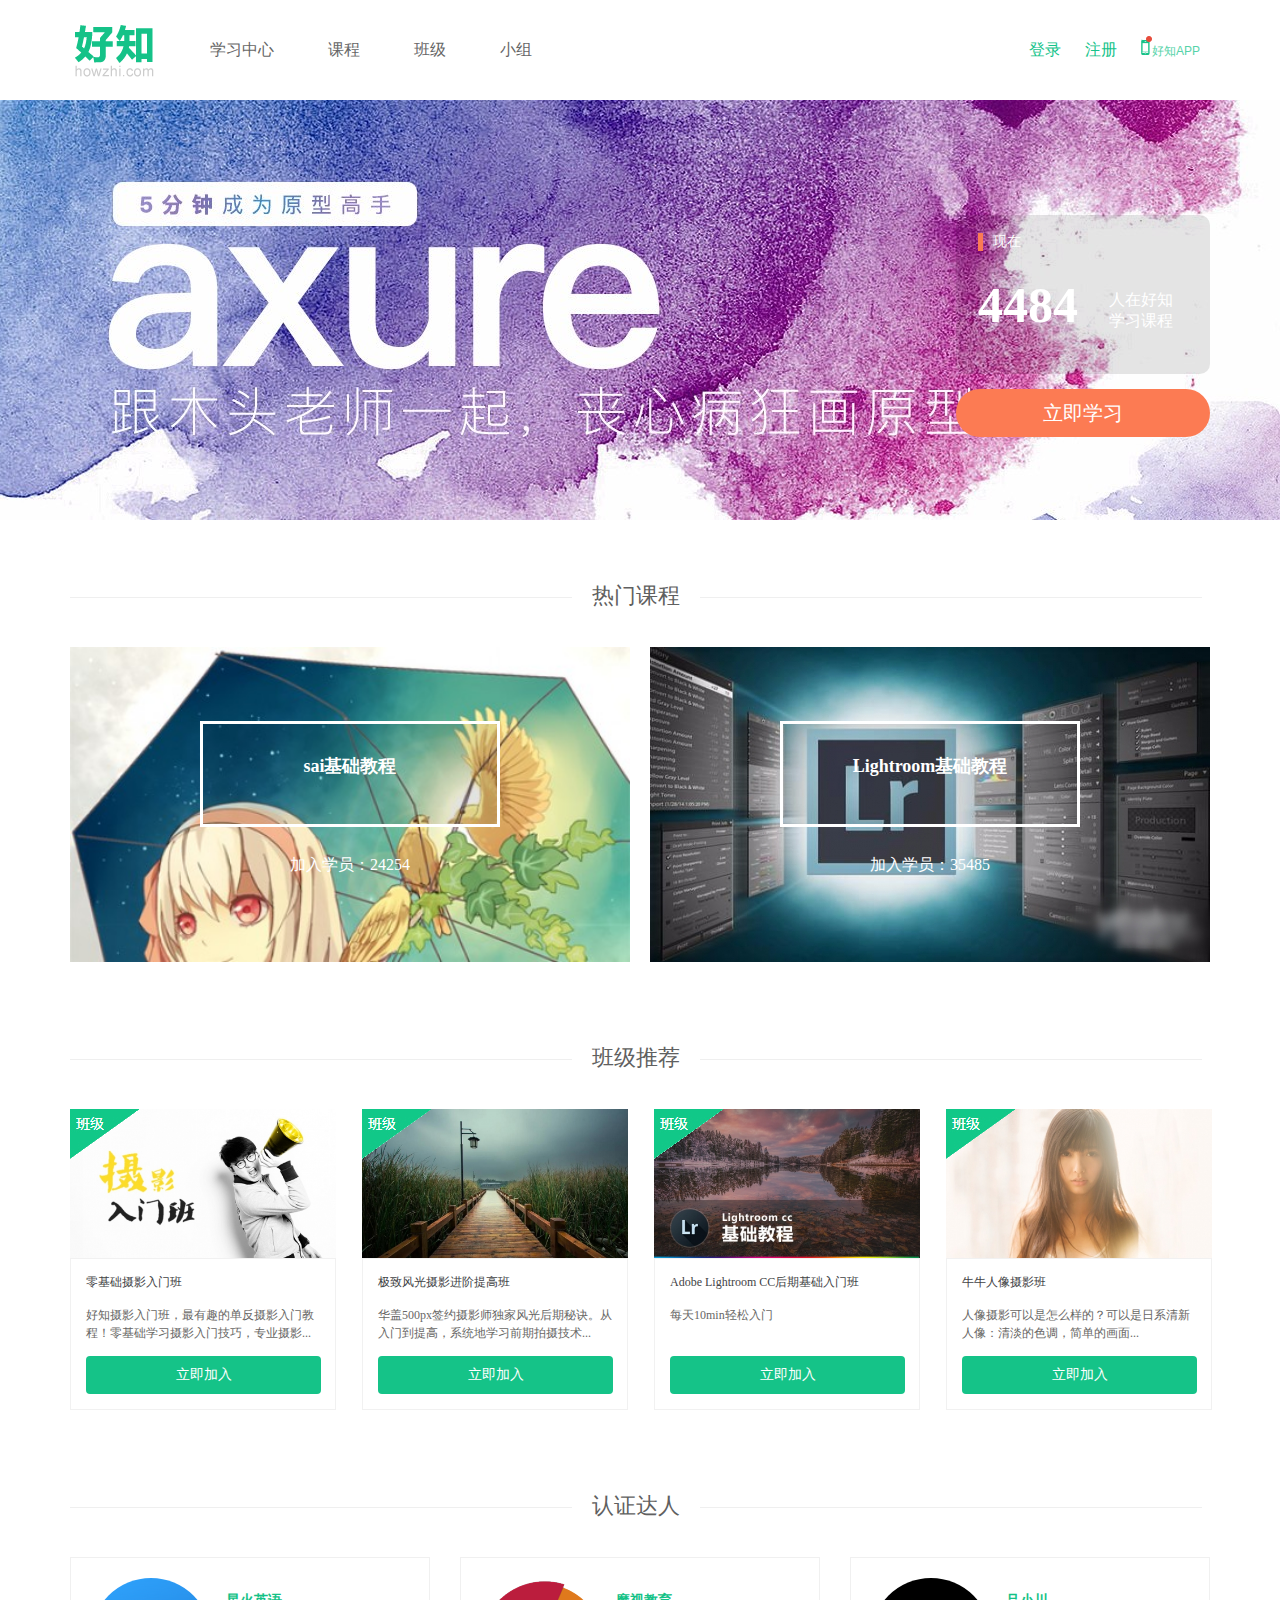
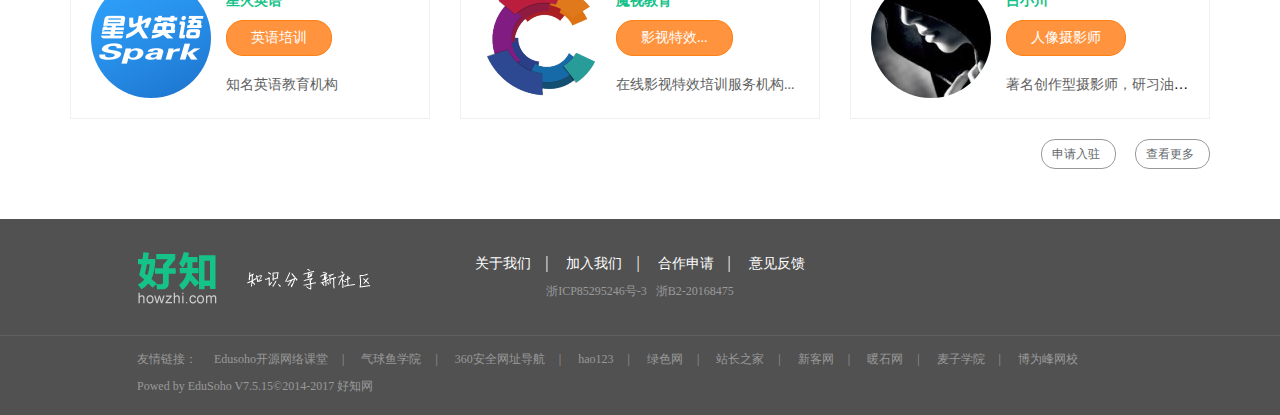
<file: 05-好知网/index.html>
<!DOCTYPE html>
<html lang="en">
<head>
	<meta charset="UTF-8">
	<title>好知网</title>
	<link rel="stylesheet" type="text/css" href="style.css">
</head>
<body>
	<div class="header w">
		<div class="logo fL">
			<img src="images/logo.png">
		</div>
		<div class="headNav fL">
			<a href="#">学习中心</a>
			<a href="#">课程</a>
			<a href="#">班级</a>
			<a href="#">小组</a>
		</div>
		<div class="login fR">
			<a href="#">登录</a>
			<a href="#">注册</a>
			<button><img src="images/header_icon.png">好知APP</button>
		</div>
	</div>
	<div class="banner">
		<div class="w">
			<div class="num">
				<div class="numT">
					<h3>现在</h3>
					<span>4484</span>
					<p>人在好知<br />学习课程</p>
				</div>
				<button>立即学习</button>
			</div>
		</div>
	</div>
	<div class="course w clearfix">		
		<div class="bigTitle">
			<hr /><span class="fL">热门课程</span><hr />
		</div>
		<div class="courseL fL detail">
			<a>sai基础教程</a><br />
			<span>加入学员：24254</span>
		</div>
		<div class="courseR fR detail">
			<a>Lightroom基础教程</a><br />
			<span>加入学员：35485</span>			
		</div>
	</div>
	<div class="group w clearfix">		
		<div class="bigTitle">
			<hr /><span class="fL">班级推荐</span><hr />
		</div>
		<ul>
			<li>
				<img src="images/group_01.jpg">
				<div class="recommend">
					<h4>零基础摄影入门班</h4>
					<p>好知摄影入门班，最有趣的单反摄影入门教程！零基础学习摄影入门技巧，专业摄影...</p>
					<a href="#">立即加入</a>
				</div>
				<span><img src="images/group_icon.png"></span>
			</li>
			<li>
				<img src="images/group_02.jpg">
				<div class="recommend">
					<h4>极致风光摄影进阶提高班</h4>
					<p>华盖500px签约摄影师独家风光后期秘诀。从入门到提高，系统地学习前期拍摄技术...</p>
					<a href="#">立即加入</a>
				</div>
				<span><img src="images/group_icon.png"></span>
			</li>
			<li>
				<img src="images/group_03.jpg">
				<div class="recommend">
					<h4>Adobe Lightroom CC后期基础入门班</h4>
					<p>每天10min轻松入门</p>
					<a href="#">立即加入</a>
				</div>
				<span><img src="images/group_icon.png"></span>
			</li>
			<li>
				<img src="images/group_04.jpg">
				<div class="recommend">
					<h4>牛牛人像摄影班</h4>
					<p>人像摄影可以是怎么样的？可以是日系清新人像：清淡的色调，简单的画面...</p>
					<a href="#">立即加入</a>
				</div>
				<span><img src="images/group_icon.png"></span>
			</li>
		</ul>
	</div>
	<div class="user w clearfix">		
		<div class="bigTitle">
			<hr /><span class="fL">认证达人</span><hr />
		</div>
		<ul>
			<li>
				<div class="avatar ava1 fL"></div>
				<div class="userName fL">
					<h4>星火英语</h4>
					<a>英语培训</a><br />
					<span>知名英语教育机构</span>
				</div>
			</li>
			<li>
				<div class="avatar ava2 fL"></div>
				<div class="userName fL">
					<h4>魔视教育</h4>
					<a>影视特效...</a><br />
					<span>在线影视特效培训服务机构...</span>
				</div>
			</li>
			<li>
				<div class="avatar ava3 fL"></div>
				<div class="userName fL">
					<h4>吕小川</h4>
					<a>人像摄影师</a><br />
					<span>著名创作型摄影师，研习油画...</span>
				</div>
			</li>
		</ul>
		<div class="apply fR">
			<a href="#">申请入驻</a>
			<a href="#">查看更多</a>
		</div>
	</div>
	<div class="footer">
		<div class="footerLogo bottom">
			<a href="#">关于我们</a>|
			<a href="#">加入我们</a>|
			<a href="#">合作申请</a>|
			<a href="#">意见反馈</a><br />
			<span>浙ICP85295246号-3&nbsp;&nbsp;&nbsp;浙B2-20168475</span>
		</div>
		<div class="hr"></div>
		<div class="copyright bottom">
			友情链接：
			<a href="#">Edusoho开源网络课堂</a>|
			<a href="#">气球鱼学院</a>|
			<a href="#">360安全网址导航</a>|
			<a href="#">hao123</a>|
			<a href="#">绿色网</a>|
			<a href="#">站长之家</a>|
			<a href="#">新客网</a>|
			<a href="#">暖石网</a>|
			<a href="#">麦子学院</a>|
			<a href="#">博为峰网校</a>
			<p>Powed by EduSoho V7.5.15&copy;2014-2017 好知网</p>
		</div>
	</div>	
</body>
</html>
</file>
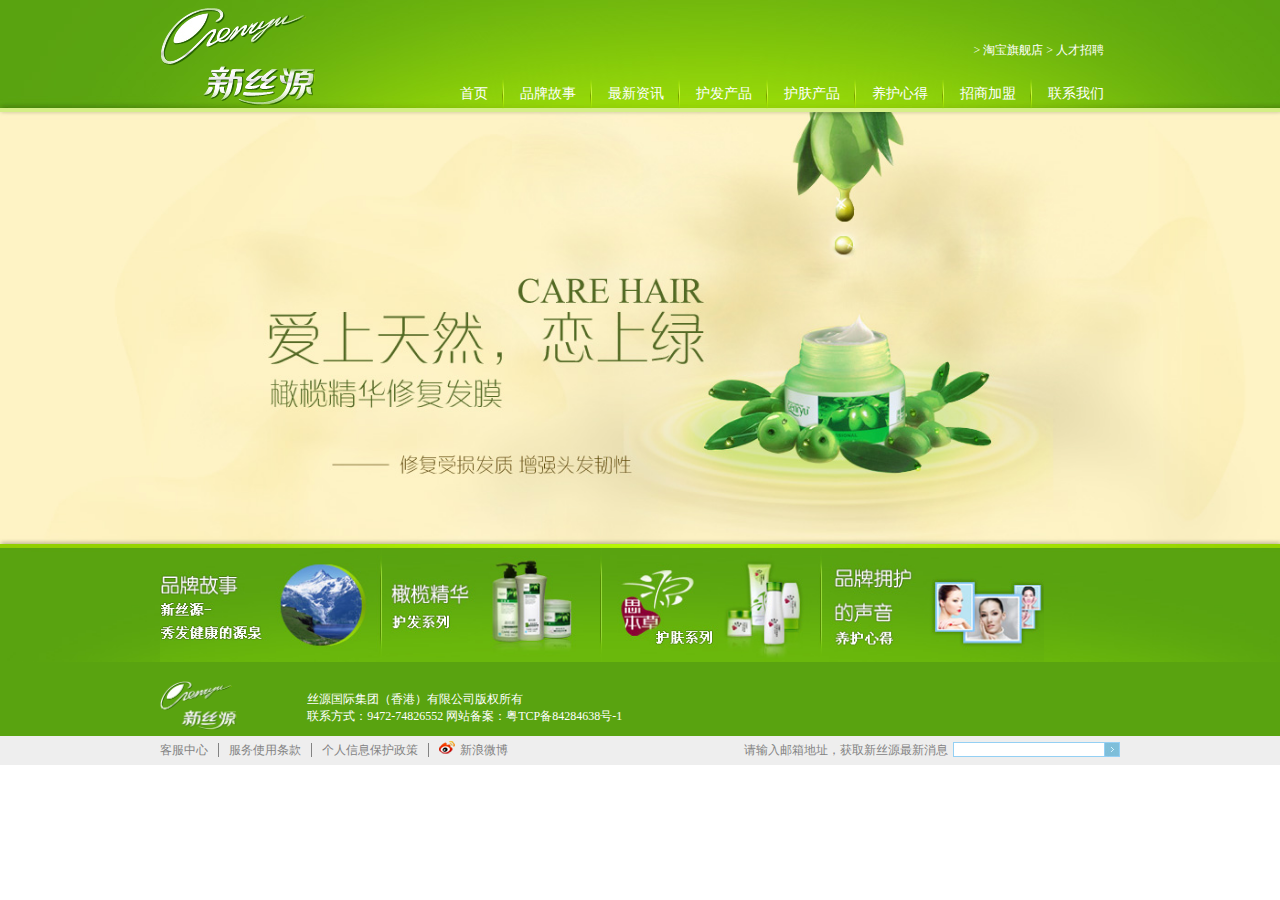
<file: 07-化妆品网/index.html>
<!DOCTYPE html>
<html lang="en">
<head>
	<meta charset="UTF-8">
	<title>Document</title>
	<link rel="stylesheet" type="text/css" href="makeup.css">
</head>
<body>
	<div class="header">
		<div class="w">
			<div class="logo floatL">
				<img src="images/logo.png">
			</div>
			<div class="lead floatR">
				&gt; <a href="#">淘宝旗舰店</a>
				&gt; <a href="#">人才招聘</a>
			</div>
			<div class="nav floatR">
				<ul>
					<li><a href="#">首页</a></li>
					<li><a href="#">品牌故事</a></li>
					<li><a href="#">最新资讯</a></li>
					<li><a href="#">护发产品</a></li>
					<li><a href="#">护肤产品</a></li>
					<li><a href="#">养护心得</a></li>
					<li><a href="#">招商加盟</a></li>
					<li><a class="special" href="#">联系我们</a></li>
				</ul>
			</div>
		</div>
		
	</div>
	<div class="banner">
		<img src="images/banner_1.jpg">
		<div class="arrows">
			<img src="images/arrows_left.png" class="arrL floatL" alt="">
			<img src="images/arrows_right.png" class="arrR floatR">
		</div>
	</div>
	<div class="goods">
		<ul class="w">
			<li><a href="#"><img src="images/photo_01.jpg"></a></li>
			<li><a href="#"><img src="images/photo_02.jpg"></a></li>
			<li><a href="#"><img src="images/photo_03.jpg"></a></li>
			<li><a href="#"><img src="images/photo_04.jpg"></a></li>
		</ul>
	</div>
	<div class="copy">
		<div class="w">
			<div class="copyLogo floatL"><img src="images/logo.png"></div>
			<div class="copyR floatL">
				<p>丝源国际集团（香港）有限公司版权所有</p>
				<p>联系方式：9472-74826552 网站备案：粤TCP备84284638号-1</p>
			</div>
		</div>		
	</div>
	<div class="footer">
		<div class="w">
			<div class="footerL floatL">
				<ul>
					<li><a class="special" href="#">客服中心</a></li>
					<li><a href="#">服务使用条款</a></li>
					<li><a href="#">个人信息保护政策</a></li>
					<li><a href="#"><img src="images/sina.jpg">新浪微博</a></li>
				</ul>
			</div>
		    <div class="footerR floatR">
		    	<p class="floatL">请输入邮箱地址，获取新丝源最新消息</p>
		    	<div class="email floatL clearfix">
		    		<input type="text" name="">
		    		<button><img src="images/btn.jpg"></button>
		    	</div>
		    	
		    </div>
		</div>

	</div>
</body>
</html>
</file>
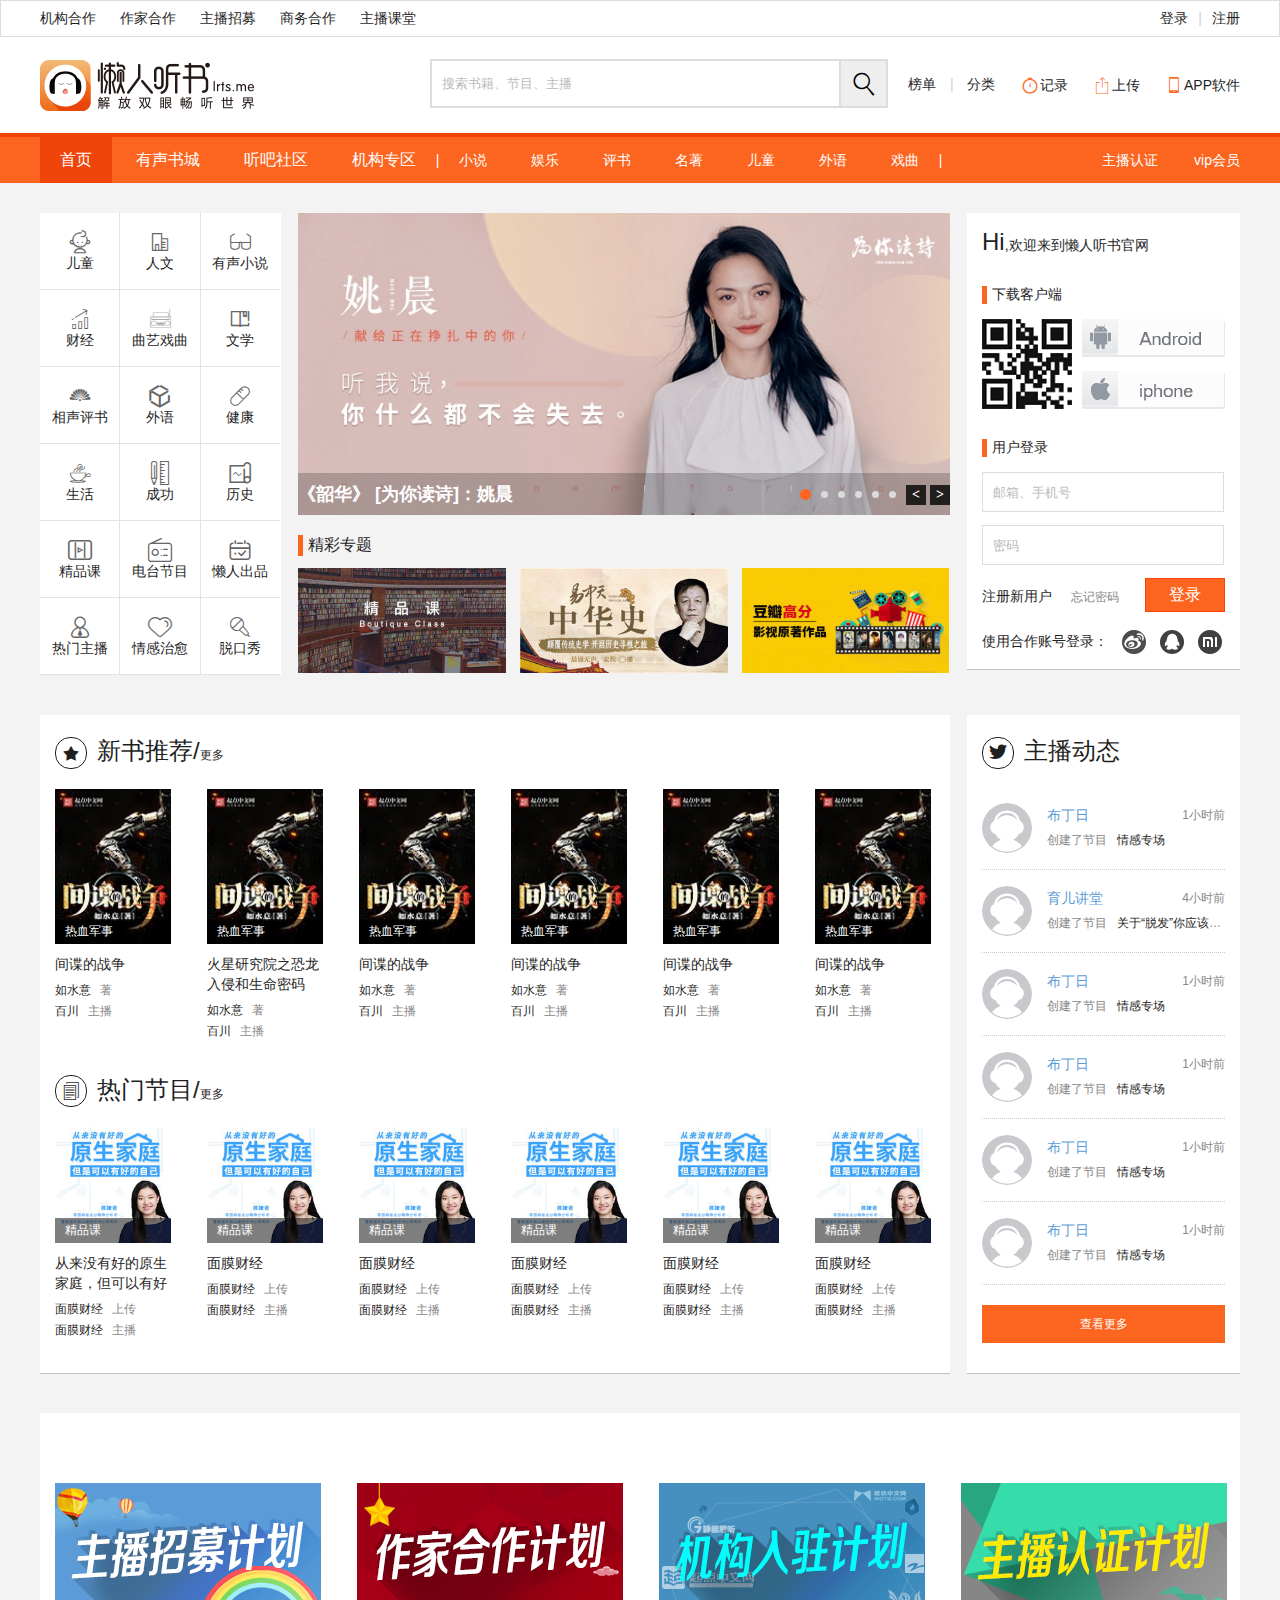
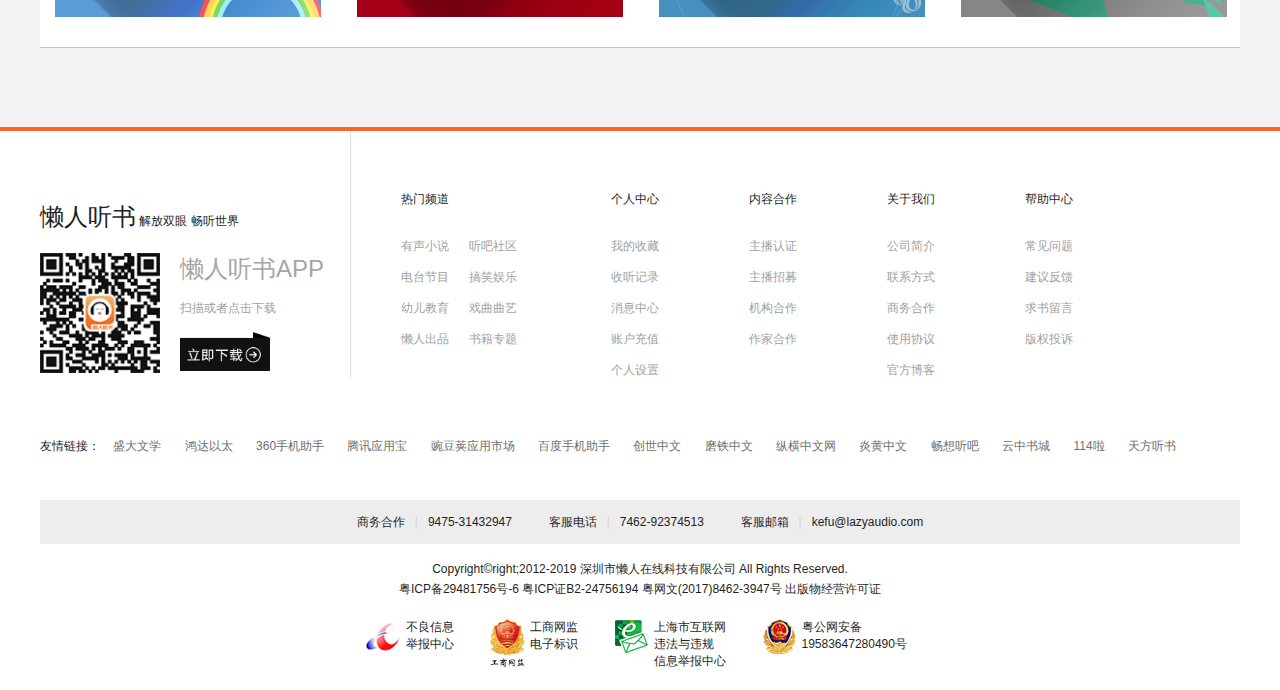
<file: 06-懒人听书/lazy.html>
<!DOCTYPE html>
<html lang="en">
<head>
	<meta charset="UTF-8">
	<title>懒人听书</title>
	<link rel="shortcut icon" type="image/x-icon" href="favicon.ico">
	<link rel="stylesheet" type="text/css" href="fonts/iconfont.css">
	<link rel="stylesheet" type="text/css" href="lazy.css">
</head>
<body>
	<!-- 头部导航栏 -->
	<div class="top-nav">
		<div class="w">
			<div class="fl">
				<ul>
					<li><a href="#">机构合作</a></li>
					<li><a href="#">作家合作</a></li>
					<li><a href="#">主播招募</a></li>
					<li><a href="#">商务合作</a></li>
					<li><a href="#">主播课堂</a></li>
				</ul>
			</div>
			<div class="fr">
				<a href="#">登录</a><span>|</span><a href="#">注册</a>
			</div>
		</div>		
	</div>

	<!-- 页面头部 -->
	<div class="header">
		<div class="w">
			<div class="logo fl">
				<h1><a href="lazy.html" title="懒人听书">懒人听书</a></h1>
			</div>
			<div class="search">
				<input type="#" name="" placeholder="搜索书籍、节目、主播" class="text fl">
				<button class="btn fl"><i class="iconfont icon-sousuo icomoon"></i></button>
				<p class="search-nav fl">
					<a href="#">榜单</a>
					<span>|</span>
					<a href="#">分类</a>					
				</p>
				
			</div>
			<div class="record fr">
				<a href="#"><i class="iconfont icon-miaobiao icomoon1"></i>记录</a>
				<a href="#"><i class="iconfont icon-shangchuan icomoon2"></i>上传</a>
				<a href="#"><i class="iconfont icon-shouji icomoon3"></i>APP软件</a>
			</div>
		</div>		
	</div>

	<!-- 主导航栏 -->
	<div class="nav">
		<div class="w">			
			<div class="primary fl">
				<ul>
					<li>
						<a href="#" class="current">首页</a>
						<a href="#">有声书城</a>
						<a href="#">听吧社区</a>
						<a href="#">机构专区</a>|
					</li>
				</ul>
			</div>
			<div class="subprime fl">
				<ul>
					<li>
						<a href="#">小说</a>
						<a href="#">娱乐</a>
						<a href="#">评书</a>
						<a href="#">名著</a>
						<a href="#">儿童</a>
						<a href="#">外语</a>
						<a href="#">戏曲</a>|
					</li>
				</ul>
			</div>
			<div class="fr">
				<a href="#">主播认证</a>
				<a href="#">vip会员</a>
			</div>
		</div>
	</div>

	<!-- main 部分 -->
	<div class="main w clearfix">
		<div class="mainL fl">
			<table class="classify" cellspacing="0">
				<tr>
					<td>
						<i class="iconfont icon-ertongerbihou-houyan"></i><br />儿童
					</td>
					<td>
						<i class="iconfont icon-loufang"></i><br />人文
					</td>
					<td>
						<i class="iconfont icon-yanjing"></i><br />有声小说
					</td>
				</tr>
				<tr>
					<td>
						<i class="iconfont icon-zhuzhuangtu"></i><br />财经
					</td>
					<td>
						<i class="iconfont icon-shouyinji"></i><br />曲艺戏曲
					</td>
					<td>
						<i class="iconfont icon-xiangtuwenxue"></i><br />文学
					</td>
				</tr>
				<tr>
					<td>
						<i class="iconfont icon-shanzi"></i><br />相声评书
					</td>
					<td>
						<i class="iconfont icon-weibiaoti--"></i><br />外语
					</td>
					<td>
						<i class="iconfont icon-yaowan"></i><br />健康
					</td>
				</tr>
				<tr>
					<td>
						<i class="iconfont icon-cha"></i><br />生活
					</td>
					<td>
						<i class="iconfont icon-bichi"></i><br />成功
					</td>
					<td>
						<i class="iconfont icon-juan"></i><br />历史
					</td>
				</tr>
				<tr>
					<td>
						<i class="iconfont icon-shipin"></i><br />精品课
					</td>
					<td>
						<i class="iconfont icon-diantaizhibo"></i><br />电台节目
					</td>
					<td>
						<i class="iconfont icon-lanrenzidongtoubiao"></i><br />懒人出品
					</td>
				</tr>
				<tr>
					<td>
						<i class="iconfont icon-_zhichangjinsheng"></i><br />热门主播
					</td>
					<td>
						<i class="iconfont icon-xin"></i><br />情感治愈
					</td>
					<td>
						<i class="iconfont icon-maikefeng"></i><br />脱口秀
					</td>
				</tr>
			</table>
		</div>
		<div class="mainC fl">
			<div class="mainImg">
				<img src="imgs/banner01.jpeg">
				<div class="mainLi">
					<h3 class="fl">《韶华》 [为你读诗]：姚晨</h3>
					<div class="fr">
						<ul class="fl">
							<li class="current"></li>
							<li></li>
							<li></li>
							<li></li>
							<li></li>
							<li></li>
						</ul>
						<div class="arrows fr">
							<span class="arrL">&lt;</span>
							<span class="arrR">&gt;</span>
						</div>
						
					</div>
				</div>
			</div>
			<div class="subject">
				<h3>精彩专题</h3>
				<a href="#"><img src="imgs/subject01.jpg"></a>
				<a href="#"><img src="imgs/subject02.jpg"></a>
				<a href="#"><img src="imgs/subject03.jpg"></a>
			</div>
		</div>
		<div class="mainR fr">
			<div class="welcome"><span>Hi</span>,欢迎来到懒人听书官网</div>
			<h3>下载客户端</h3>
			<div class="QRcode clearfix">
				<img src="imgs/two_dimension_code.png" class="fl">
				<a href="#" class="android fr"></a>
				<a href="#" class="iphone fr"></a>
			</div>
			<h3>用户登录</h3>
			<input type="text" name="userName" placeholder="邮箱、手机号">
			<input type="password" name="pwd" id="" placeholder="密码">
			<div class="login">
				<a href="#" class="register">注册新用户</a>
				<a href="#" class="forgetpwd">忘记密码</a>
				<button class="entry fr">登录</button>
			</div>
			<div class="partner">
				使用合作账号登录：
				<a href="#" class="weibo"></a>
				<a href="#" class="QQ"></a>
				<a href="#" class="xiaomi"></a>
			</div>
		</div>
	</div>

	<!-- 主体内容 -->
	<div class="content w clearfix">
		<div class="contentL fl">
			<div class="newbook clearfix">
				<h3 class="recommend"><i class="iconfont ">&#xe627;</i>新书推荐/<a href="#">更多</a></h3>
				<ul class="booklist">
					<li>
						<div class="bookimg">
							<img src="imgs/newbook.jpeg">
							<div class="category">热血军事</div>
						</div>
						<p class="book-name">
							<a href="#">间谍的战争</a>
							<br />
							<span>如水意</span>
							<strong>著</strong>
							<br />
							<span>百川</span>
							<strong>主播</strong>
						</p>
					</li>
					<li>
						<div class="bookimg">
							<img src="imgs/newbook.jpeg">
							<div class="category">热血军事</div>
						</div>
						<p class="book-name">
							<a href="#">火星研究院之恐龙入侵和生命密码</a>
							<br />
							<span>如水意</span>
							<strong>著</strong>
							<br />
							<span>百川</span>
							<strong>主播</strong>
						</p>
					</li>
					<li>
						<div class="bookimg">
							<img src="imgs/newbook.jpeg">
							<div class="category">热血军事</div>
						</div>
						<p class="book-name">
							<a href="#">间谍的战争</a>
							<br />
							<span>如水意</span>
							<strong>著</strong>
							<br />
							<span>百川</span>
							<strong>主播</strong>
						</p>
					</li>
					<li>
						<div class="bookimg">
							<img src="imgs/newbook.jpeg">
							<div class="category">热血军事</div>
						</div>
						<p class="book-name">
							<a href="#">间谍的战争</a>
							<br />
							<span>如水意</span>
							<strong>著</strong>
							<br />
							<span>百川</span>
							<strong>主播</strong>
						</p>
					</li>
					<li>
						<div class="bookimg">
							<img src="imgs/newbook.jpeg">
							<div class="category">热血军事</div>
						</div>
						<p class="book-name">
							<a href="#">间谍的战争</a>
							<br />
							<span>如水意</span>
							<strong>著</strong>
							<br />
							<span>百川</span>
							<strong>主播</strong>
						</p>
					</li>
					<li>
						<div class="bookimg">
							<img src="imgs/newbook.jpeg">
							<div class="category">热血军事</div>
						</div>
						<p class="book-name">
							<a href="#">间谍的战争</a>
							<br />
							<span>如水意</span>
							<strong>著</strong>
							<br />
							<span>百川</span>
							<strong>主播</strong>
						</p>
					</li>

				</ul>
			</div>
			<div class="program clearfix">			
				<h3 class="recommend"><i class="iconfont ">&#xe623;</i>热门节目/<a href="#">更多</a></h3>
				<ul class="booklist">
					<li>
						<div class="bookimg">
							<img src="imgs/program.jpg">
							<div class="category">精品课</div>
						</div>
						<p class="book-name">
							<a href="#">从来没有好的原生家庭，但可以有好的自己</a>
							<br />
							<span>面膜财经</span>
							<strong>上传</strong>
							<br />
							<span>面膜财经</span>
							<strong>主播</strong>
						</p>
					</li>
					<li>
						<div class="bookimg">
							<img src="imgs/program.jpg">
							<div class="category">精品课</div>
						</div>
						<p class="book-name">
							<a href="#">面膜财经</a>
							<br />
							<span>面膜财经</span>
							<strong>上传</strong>
							<br />
							<span>面膜财经</span>
							<strong>主播</strong>
						</p>
					</li>
					<li>
						<div class="bookimg">
							<img src="imgs/program.jpg">
							<div class="category">精品课</div>
						</div>
						<p class="book-name">
							<a href="#">面膜财经</a>
							<br />
							<span>面膜财经</span>
							<strong>上传</strong>
							<br />
							<span>面膜财经</span>
							<strong>主播</strong>
						</p>
					</li>
					<li>
						<div class="bookimg">
							<img src="imgs/program.jpg">
							<div class="category">精品课</div>
						</div>
						<p class="book-name">
							<a href="#">面膜财经</a>
							<br />
							<span>面膜财经</span>
							<strong>上传</strong>
							<br />
							<span>面膜财经</span>
							<strong>主播</strong>
						</p>
					</li>
					<li>
						<div class="bookimg">
							<img src="imgs/program.jpg">
							<div class="category">精品课</div>
						</div>
						<p class="book-name">
							<a href="#">面膜财经</a>
							<br />
							<span>面膜财经</span>
							<strong>上传</strong>
							<br />
							<span>面膜财经</span>
							<strong>主播</strong>
						</p>
					</li>
					<li>
						<div class="bookimg">
							<img src="imgs/program.jpg">
							<div class="category">精品课</div>
						</div>
						<p class="book-name">
							<a href="#">面膜财经</a>
							<br />
							<span>面膜财经</span>
							<strong>上传</strong>
							<br />
							<span>面膜财经</span>
							<strong>主播</strong>
						</p>
					</li>
				</ul>
			</div>
		</div>
		<div class="contentR fr">
			<h3 class="recommend"><i class="iconfont ">&#xe736;</i>主播动态</h3>
			<ul class="trends">
				<li class="clearfix">
					<div class="avatar fl">
						<img src="imgs/default_user_head.png" alt="">
					</div>
					<div class="name fr">
						<a href="#">布丁日</a>
						<span class="fr">1小时前</span>
					</div>
					<div class="create fr">
						创建了节目<span>情感专场</span>
					</div>
				</li>
				<li class="clearfix">
					<div class="avatar fl">
						<img src="imgs/default_user_head.png" alt="">
					</div>
					<div class="name fr">
						<a href="#">育儿讲堂</a>
						<span class="fr">4小时前</span>
					</div>
					<div class="create fr">
						创建了节目<span>关于“脱发”你应该怎么做</span>
					</div>
				</li>
				<li class="clearfix">
					<div class="avatar fl">
						<img src="imgs/default_user_head.png" alt="">
					</div>
					<div class="name fr">
						<a href="#">布丁日</a>
						<span class="fr">1小时前</span>
					</div>
					<div class="create fr">
						创建了节目<span>情感专场</span>
					</div>
				</li>
				<li class="clearfix">
					<div class="avatar fl">
						<img src="imgs/default_user_head.png" alt="">
					</div>
					<div class="name fr">
						<a href="#">布丁日</a>
						<span class="fr">1小时前</span>
					</div>
					<div class="create fr">
						创建了节目<span>情感专场</span>
					</div>
				</li>
				<li class="clearfix">
					<div class="avatar fl">
						<img src="imgs/default_user_head.png" alt="">
					</div>
					<div class="name fr">
						<a href="#">布丁日</a>
						<span class="fr">1小时前</span>
					</div>
					<div class="create fr">
						创建了节目<span>情感专场</span>
					</div>
				</li>
				<li class="clearfix">
					<div class="avatar fl">
						<img src="imgs/default_user_head.png" alt="">
					</div>
					<div class="name fr">
						<a href="#">布丁日</a>
						<span class="fr">1小时前</span>
					</div>
					<div class="create fr">
						创建了节目<span>情感专场</span>
					</div>
				</li>
			</ul>
			<div class="checkmore">
				<a href="#">查看更多</a>
			</div>			
		</div>
	</div>

	<!-- 计划 -->
	<div class="w">
		<div class="plan clearfix">
			<ul class="plan-list">
				<li><a href="#"><img src="imgs/plan01.png"></a></li>
				<li><a href="#"><img src="imgs/plan02.png"></a></li>
				<li><a href="#"><img src="imgs/plan03.png"></a></li>
				<li><a href="#"><img src="imgs/plan04.png"></a></li>
			</ul>
		</div>
	</div>


	<!-- 页面底部 -->
	<div class="footer">
		<div class="w">			
			<div class="footerT clearfix">
				<div class="QRcode fl">
					<h3 class="foot-title">懒人听书<span> 解放双眼 畅听世界</span></h3>
					<img src="imgs/code2d.png" class="QRimg fl">
					<div class="load fl">
						<h4>懒人听书APP</h4>
						<p>扫描或者点击下载</p>
						<img src="imgs/two_dimension_download.png">
					</div>
				</div>
				<div class="channel fl">
					<dl class="lead">
						<dt>热门频道</dt>
						<dd>有声小说</dd>
						<dd>听吧社区</dd>
						<dd>电台节目</dd>
						<dd>搞笑娱乐</dd>
						<dd>幼儿教育</dd>
						<dd>戏曲曲艺</dd>
						<dd>懒人出品</dd>
						<dd>书籍专题</dd>
					</dl>
					<dl>
						<dt>个人中心</dt>
						<dd>我的收藏</dd>
						<dd>收听记录</dd>
						<dd>消息中心</dd>
						<dd>账户充值</dd>
						<dd>个人设置</dd>
					</dl>
					<dl>
						<dt>内容合作</dt>
						<dd>主播认证</dd>
						<dd>主播招募</dd>
						<dd>机构合作</dd>
						<dd>作家合作</dd>
					</dl>
					<dl>
						<dt>关于我们</dt>
						<dd>公司简介</dd>
						<dd>联系方式</dd>
						<dd>商务合作</dd>
						<dd>使用协议</dd>
						<dd>官方博客</dd>
					</dl>
					<dl>
						<dt>帮助中心</dt>
						<dd>常见问题</dd>
						<dd>建议反馈</dd>
						<dd>求书留言</dd>
						<dd>版权投诉</dd>
					</dl>
				</div>
			</div>
			<!-- 友情链接 -->
			<div class="links">
				友情链接：
				<a href="#">盛大文学</a>
				<a href="#">鸿达以太</a>
				<a href="#">360手机助手</a>
				<a href="#">腾讯应用宝</a>
				<a href="#">豌豆荚应用市场</a>
				<a href="#">百度手机助手</a>
				<a href="#">创世中文</a>
				<a href="#">磨铁中文</a>
				<a href="#">纵横中文网</a>
				<a href="#">炎黄中文</a>
				<a href="#">畅想听吧</a>
				<a href="#">云中书城</a>
				<a href="#">114啦</a>
				<a href="#">天方听书</a>
			</div>
			<!-- 联系方式 -->
			<div class="footerC">
				商务合作<span>|</span>9475-31432947
				&nbsp;&nbsp;&nbsp;&nbsp;&nbsp;
				&nbsp;&nbsp;&nbsp;
				客服电话<span>|</span>7462-92374513
				&nbsp;&nbsp;&nbsp;&nbsp;&nbsp;
				&nbsp;&nbsp;&nbsp;
				客服邮箱<span>|</span>kefu@lazyaudio.com
			</div>
			<div class="copyright">
				Copyright&copyright;2012-2019 深圳市懒人在线科技有限公司 All Rights Reserved.<br />
				粤ICP备29481756号-6 粤ICP证B2-24756194 粤网文(2017)8462-3947号 出版物经营许可证
			</div>
			<div class="rights clearfix">
				<ul>
					<li>
						<a href="#">
							<img src="imgs/security_02.png" alt="" class="brand fl">
							<span class="tip fl">
								不良信息<br />举报中心
							</span>
						</a>
					</li>
					<li>
						<a href="#">
							<img src="imgs/govIcon.gif" alt="" class="brand fl">
							<span class="tip fl">
								工商网监<br />电子标识
							</span>
						</a>
					</li>
					<li>
						<a href="#">
							<img src="imgs/security_04.png" alt="" class="brand fl">
							<span class="tip fl">
								上海市互联网<br />违法与违规<br />信息举报中心		
							</span>
						</a>
					</li>
					<li>
						<a href="#">
							<img src="imgs/gd_beian.png" alt="" class="brand fl">
							<span class="tip fl">
								粤公网安备<br />19583647280490号
							</span>
						</a>
					</li>
				</ul>
			</div>
		</div>
	</div>
</body>
</html>
</file>
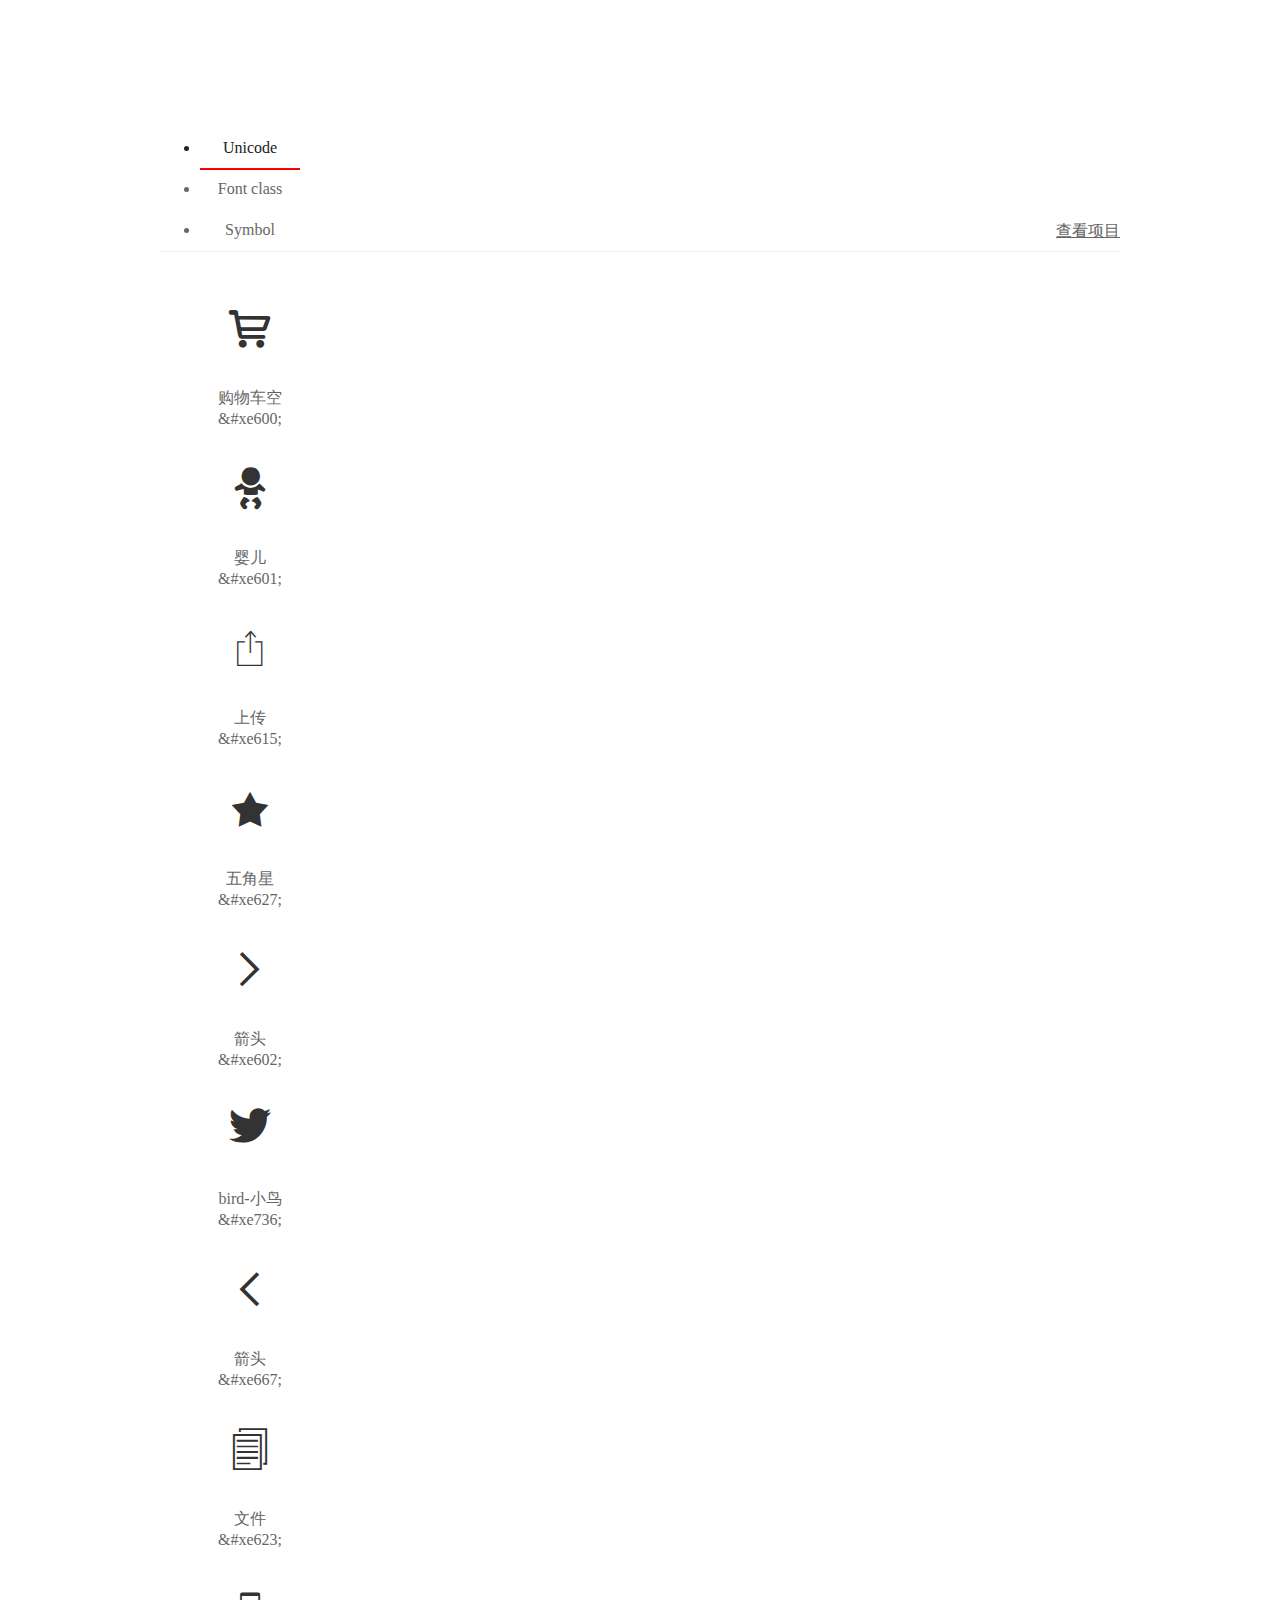
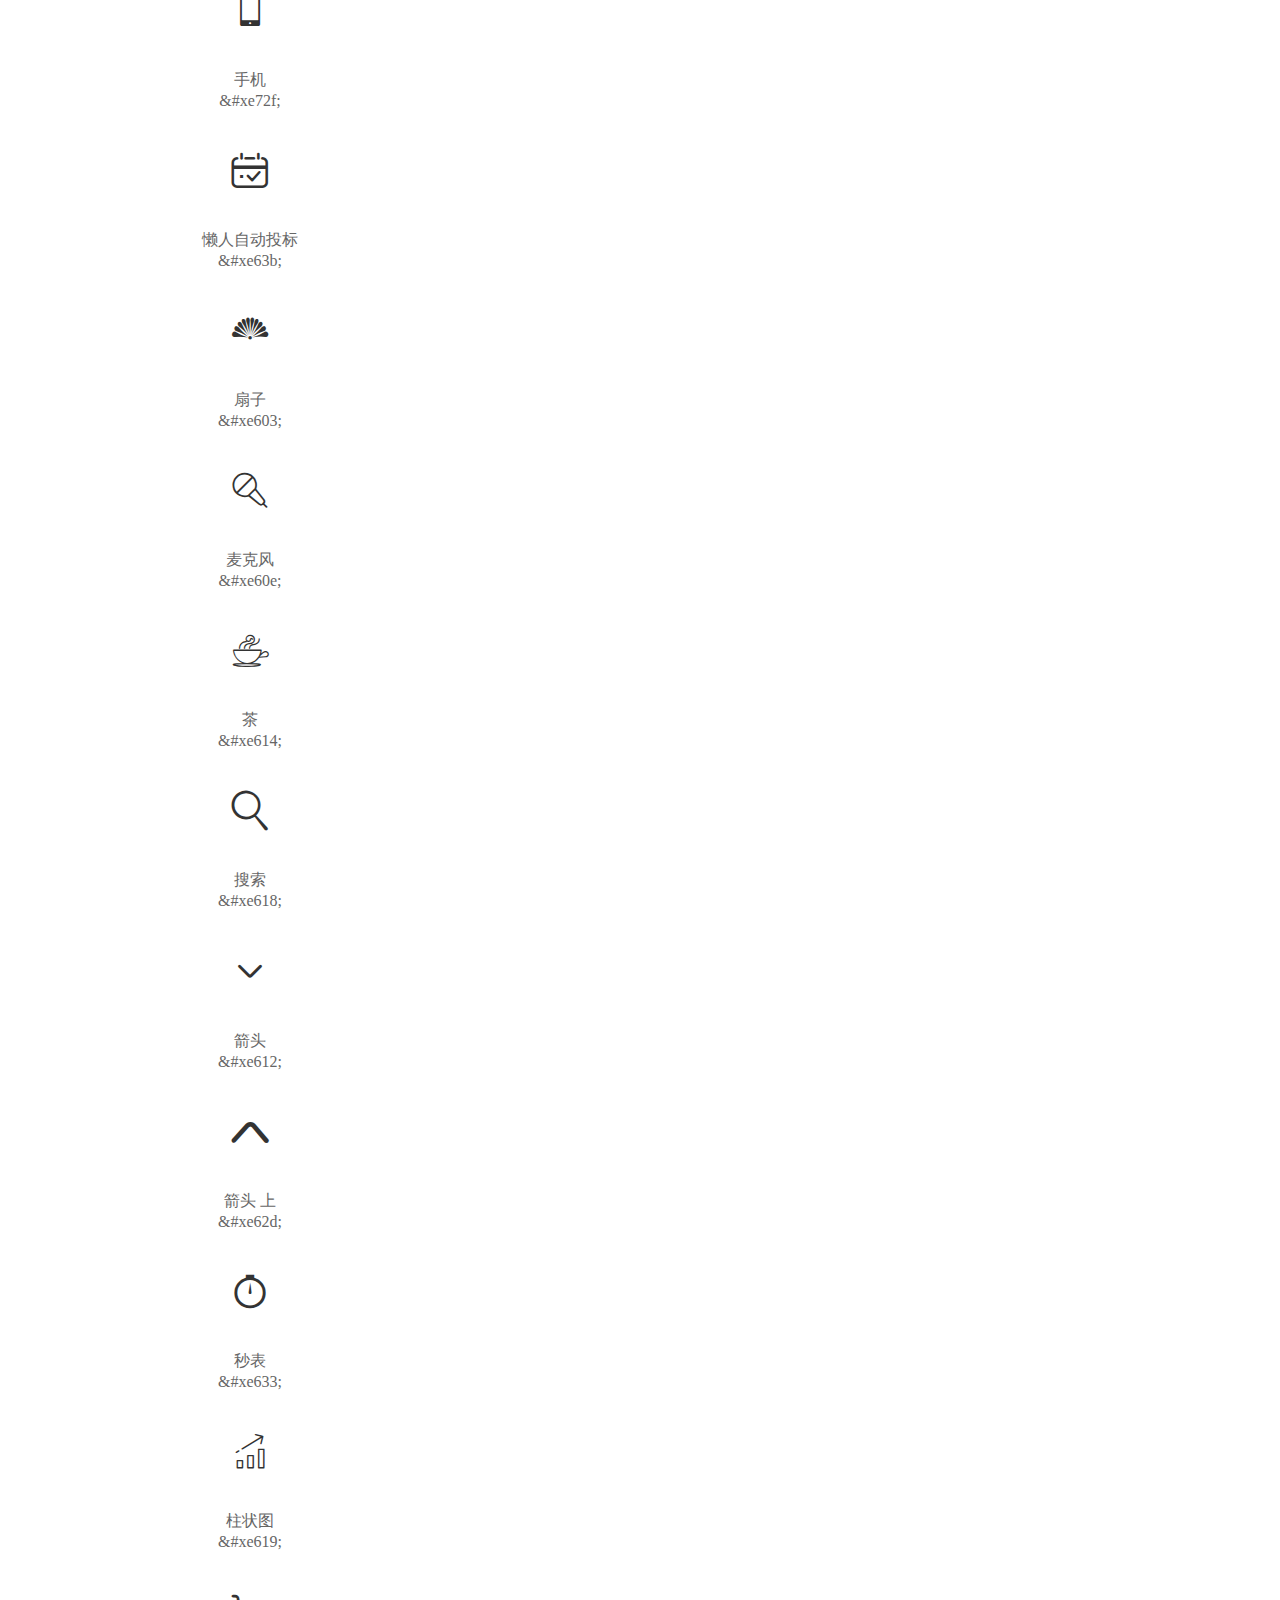
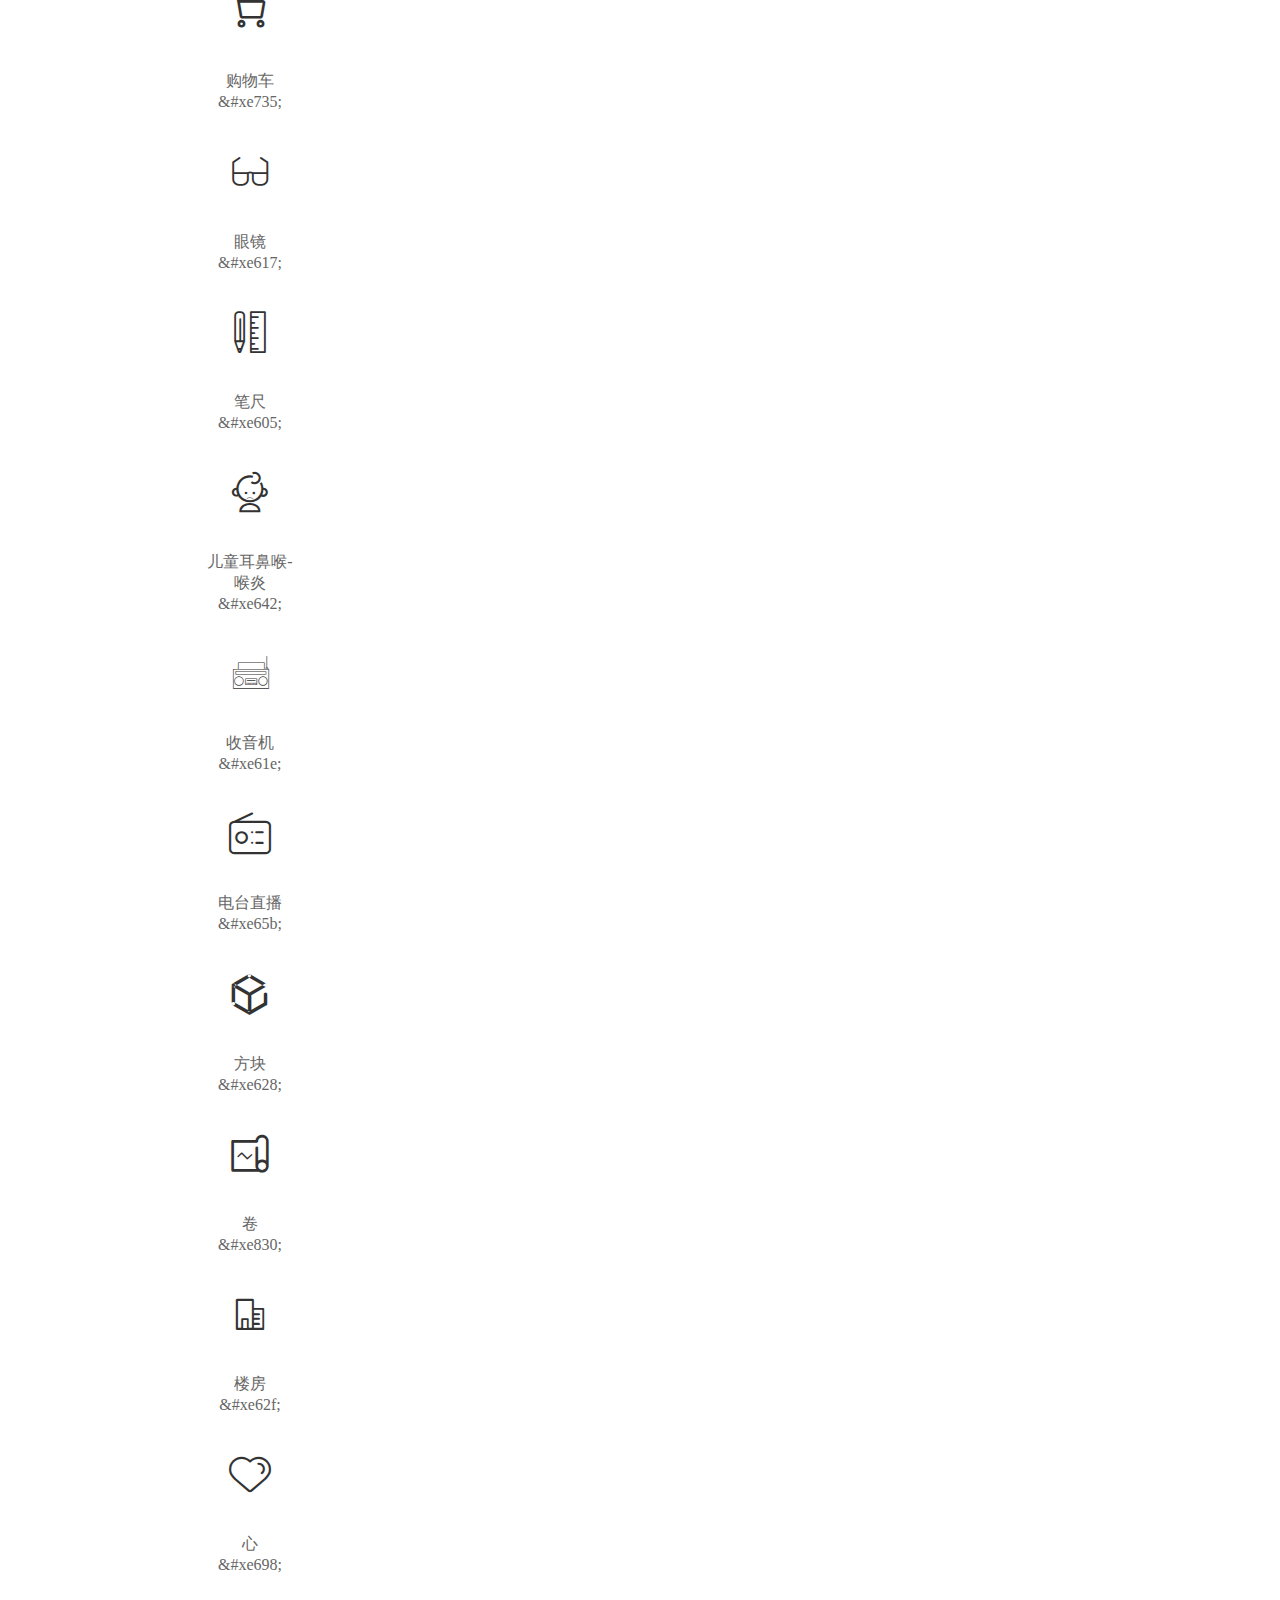
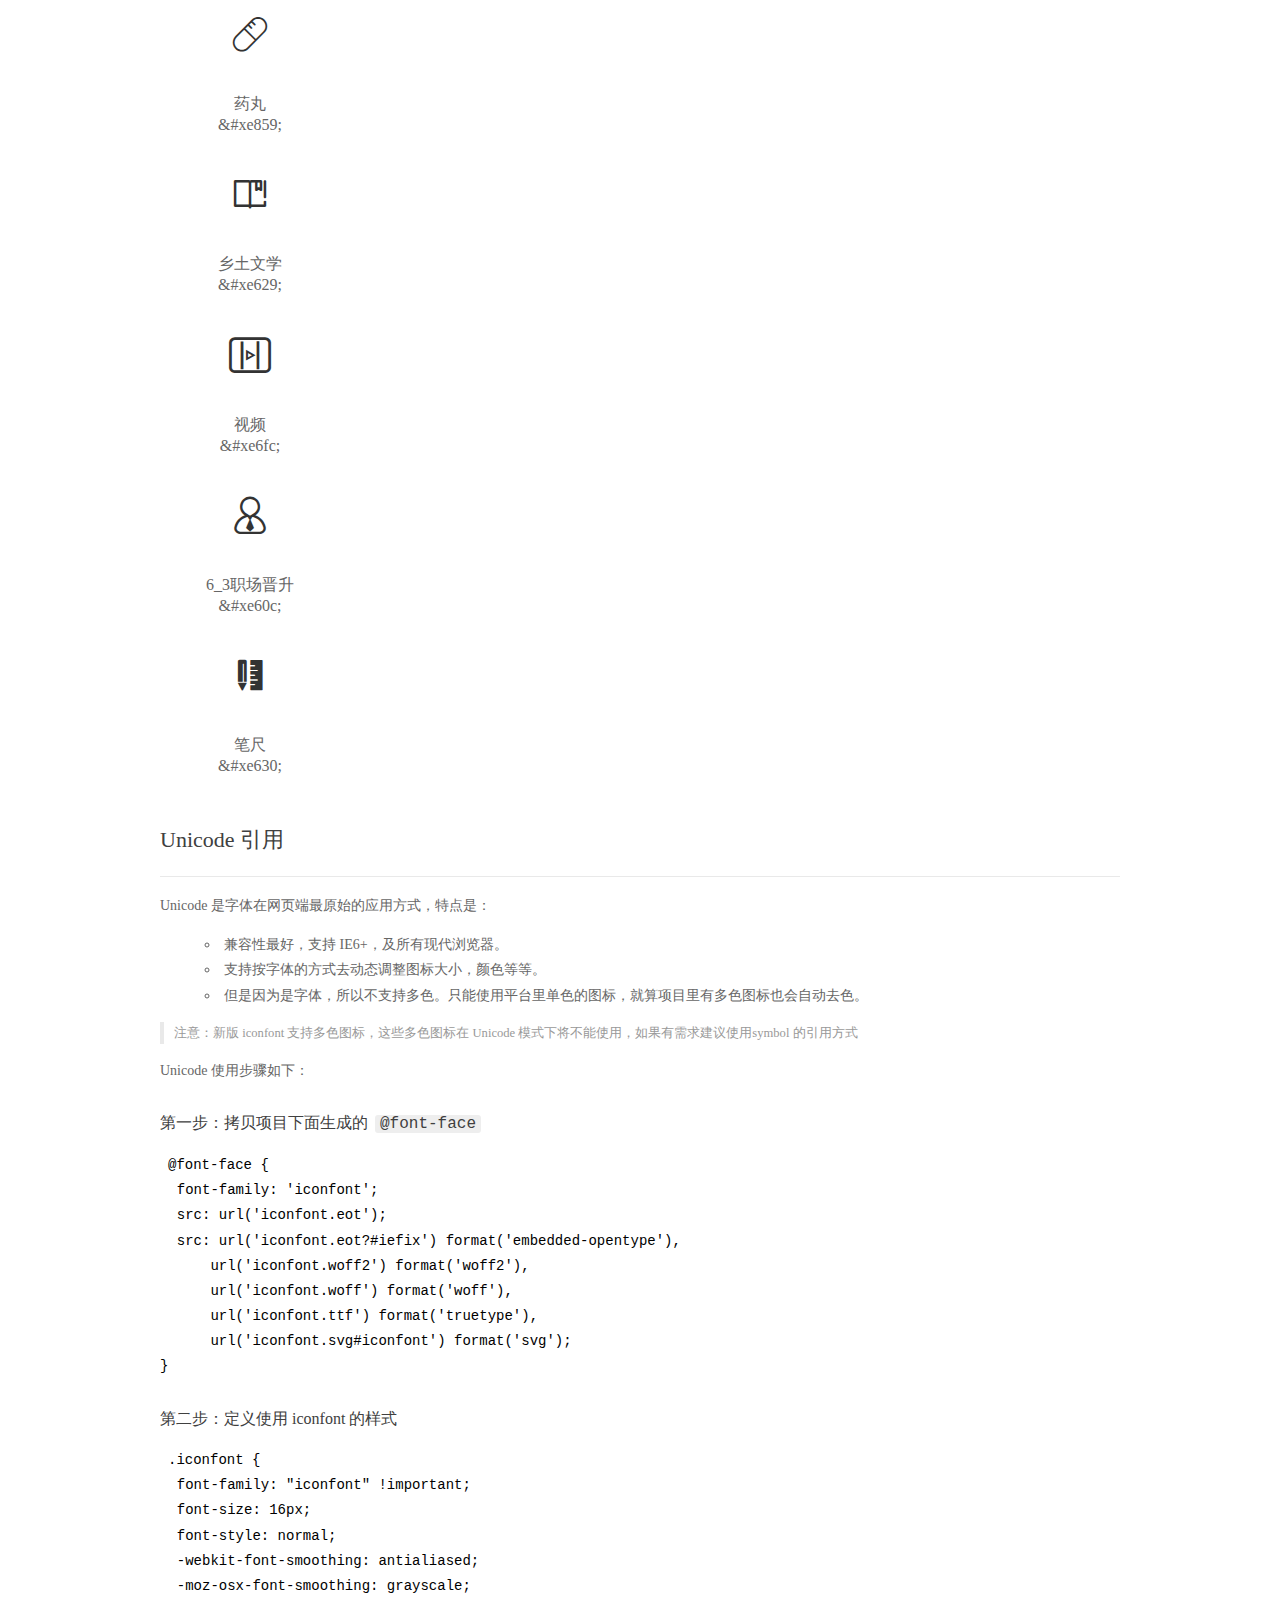
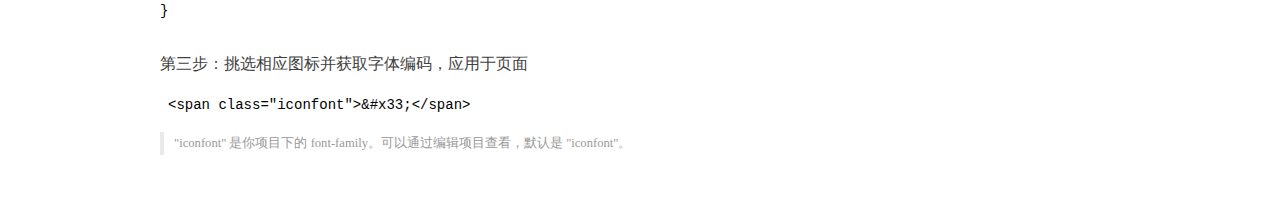
<file: 06-懒人听书/fonts/demo_index.html>
<!DOCTYPE html>
<html>
<head>
  <meta charset="utf-8"/>
  <title>IconFont Demo</title>
  <link rel="shortcut icon" href="https://gtms04.alicdn.com/tps/i4/TB1_oz6GVXXXXaFXpXXJDFnIXXX-64-64.ico" type="image/x-icon"/>
  <link rel="stylesheet" href="https://g.alicdn.com/thx/cube/1.3.2/cube.min.css">
  <link rel="stylesheet" href="demo.css">
  <link rel="stylesheet" href="iconfont.css">
  <script src="iconfont.js"></script>
  <!-- jQuery -->
  <script src="https://a1.alicdn.com/oss/uploads/2018/12/26/7bfddb60-08e8-11e9-9b04-53e73bb6408b.js"></script>
  <!-- 代码高亮 -->
  <script src="https://a1.alicdn.com/oss/uploads/2018/12/26/a3f714d0-08e6-11e9-8a15-ebf944d7534c.js"></script>
</head>
<body>
  <div class="main">
    <h1 class="logo"><a href="https://www.iconfont.cn/" title="iconfont 首页" target="_blank">&#xe86b;</a></h1>
    <div class="nav-tabs">
      <ul id="tabs" class="dib-box">
        <li class="dib active"><span>Unicode</span></li>
        <li class="dib"><span>Font class</span></li>
        <li class="dib"><span>Symbol</span></li>
      </ul>
      
      <a href="https://www.iconfont.cn/manage/index?manage_type=myprojects&projectId=1375216" target="_blank" class="nav-more">查看项目</a>
      
    </div>
    <div class="tab-container">
      <div class="content unicode" style="display: block;">
          <ul class="icon_lists dib-box">
          
            <li class="dib">
              <span class="icon iconfont">&#xe600;</span>
                <div class="name">购物车空</div>
                <div class="code-name">&amp;#xe600;</div>
              </li>
          
            <li class="dib">
              <span class="icon iconfont">&#xe601;</span>
                <div class="name">婴儿</div>
                <div class="code-name">&amp;#xe601;</div>
              </li>
          
            <li class="dib">
              <span class="icon iconfont">&#xe615;</span>
                <div class="name">上传</div>
                <div class="code-name">&amp;#xe615;</div>
              </li>
          
            <li class="dib">
              <span class="icon iconfont">&#xe627;</span>
                <div class="name">五角星</div>
                <div class="code-name">&amp;#xe627;</div>
              </li>
          
            <li class="dib">
              <span class="icon iconfont">&#xe602;</span>
                <div class="name">箭头</div>
                <div class="code-name">&amp;#xe602;</div>
              </li>
          
            <li class="dib">
              <span class="icon iconfont">&#xe736;</span>
                <div class="name">bird-小鸟</div>
                <div class="code-name">&amp;#xe736;</div>
              </li>
          
            <li class="dib">
              <span class="icon iconfont">&#xe667;</span>
                <div class="name">箭头</div>
                <div class="code-name">&amp;#xe667;</div>
              </li>
          
            <li class="dib">
              <span class="icon iconfont">&#xe623;</span>
                <div class="name">文件</div>
                <div class="code-name">&amp;#xe623;</div>
              </li>
          
            <li class="dib">
              <span class="icon iconfont">&#xe72f;</span>
                <div class="name">手机</div>
                <div class="code-name">&amp;#xe72f;</div>
              </li>
          
            <li class="dib">
              <span class="icon iconfont">&#xe63b;</span>
                <div class="name">懒人自动投标</div>
                <div class="code-name">&amp;#xe63b;</div>
              </li>
          
            <li class="dib">
              <span class="icon iconfont">&#xe603;</span>
                <div class="name">扇子</div>
                <div class="code-name">&amp;#xe603;</div>
              </li>
          
            <li class="dib">
              <span class="icon iconfont">&#xe60e;</span>
                <div class="name">麦克风</div>
                <div class="code-name">&amp;#xe60e;</div>
              </li>
          
            <li class="dib">
              <span class="icon iconfont">&#xe614;</span>
                <div class="name">茶</div>
                <div class="code-name">&amp;#xe614;</div>
              </li>
          
            <li class="dib">
              <span class="icon iconfont">&#xe618;</span>
                <div class="name">搜索</div>
                <div class="code-name">&amp;#xe618;</div>
              </li>
          
            <li class="dib">
              <span class="icon iconfont">&#xe612;</span>
                <div class="name">箭头</div>
                <div class="code-name">&amp;#xe612;</div>
              </li>
          
            <li class="dib">
              <span class="icon iconfont">&#xe62d;</span>
                <div class="name">箭头 上</div>
                <div class="code-name">&amp;#xe62d;</div>
              </li>
          
            <li class="dib">
              <span class="icon iconfont">&#xe633;</span>
                <div class="name">秒表</div>
                <div class="code-name">&amp;#xe633;</div>
              </li>
          
            <li class="dib">
              <span class="icon iconfont">&#xe619;</span>
                <div class="name">柱状图</div>
                <div class="code-name">&amp;#xe619;</div>
              </li>
          
            <li class="dib">
              <span class="icon iconfont">&#xe735;</span>
                <div class="name">购物车</div>
                <div class="code-name">&amp;#xe735;</div>
              </li>
          
            <li class="dib">
              <span class="icon iconfont">&#xe617;</span>
                <div class="name">眼镜</div>
                <div class="code-name">&amp;#xe617;</div>
              </li>
          
            <li class="dib">
              <span class="icon iconfont">&#xe605;</span>
                <div class="name">笔尺</div>
                <div class="code-name">&amp;#xe605;</div>
              </li>
          
            <li class="dib">
              <span class="icon iconfont">&#xe642;</span>
                <div class="name">儿童耳鼻喉-喉炎</div>
                <div class="code-name">&amp;#xe642;</div>
              </li>
          
            <li class="dib">
              <span class="icon iconfont">&#xe61e;</span>
                <div class="name">收音机</div>
                <div class="code-name">&amp;#xe61e;</div>
              </li>
          
            <li class="dib">
              <span class="icon iconfont">&#xe65b;</span>
                <div class="name">电台直播</div>
                <div class="code-name">&amp;#xe65b;</div>
              </li>
          
            <li class="dib">
              <span class="icon iconfont">&#xe628;</span>
                <div class="name">方块</div>
                <div class="code-name">&amp;#xe628;</div>
              </li>
          
            <li class="dib">
              <span class="icon iconfont">&#xe830;</span>
                <div class="name">卷</div>
                <div class="code-name">&amp;#xe830;</div>
              </li>
          
            <li class="dib">
              <span class="icon iconfont">&#xe62f;</span>
                <div class="name">楼房</div>
                <div class="code-name">&amp;#xe62f;</div>
              </li>
          
            <li class="dib">
              <span class="icon iconfont">&#xe698;</span>
                <div class="name">心</div>
                <div class="code-name">&amp;#xe698;</div>
              </li>
          
            <li class="dib">
              <span class="icon iconfont">&#xe859;</span>
                <div class="name">药丸</div>
                <div class="code-name">&amp;#xe859;</div>
              </li>
          
            <li class="dib">
              <span class="icon iconfont">&#xe629;</span>
                <div class="name">乡土文学</div>
                <div class="code-name">&amp;#xe629;</div>
              </li>
          
            <li class="dib">
              <span class="icon iconfont">&#xe6fc;</span>
                <div class="name">视频</div>
                <div class="code-name">&amp;#xe6fc;</div>
              </li>
          
            <li class="dib">
              <span class="icon iconfont">&#xe60c;</span>
                <div class="name">6_3职场晋升</div>
                <div class="code-name">&amp;#xe60c;</div>
              </li>
          
            <li class="dib">
              <span class="icon iconfont">&#xe630;</span>
                <div class="name">笔尺</div>
                <div class="code-name">&amp;#xe630;</div>
              </li>
          
          </ul>
          <div class="article markdown">
          <h2 id="unicode-">Unicode 引用</h2>
          <hr>

          <p>Unicode 是字体在网页端最原始的应用方式，特点是：</p>
          <ul>
            <li>兼容性最好，支持 IE6+，及所有现代浏览器。</li>
            <li>支持按字体的方式去动态调整图标大小，颜色等等。</li>
            <li>但是因为是字体，所以不支持多色。只能使用平台里单色的图标，就算项目里有多色图标也会自动去色。</li>
          </ul>
          <blockquote>
            <p>注意：新版 iconfont 支持多色图标，这些多色图标在 Unicode 模式下将不能使用，如果有需求建议使用symbol 的引用方式</p>
          </blockquote>
          <p>Unicode 使用步骤如下：</p>
          <h3 id="-font-face">第一步：拷贝项目下面生成的 <code>@font-face</code></h3>
<pre><code class="language-css"
>@font-face {
  font-family: 'iconfont';
  src: url('iconfont.eot');
  src: url('iconfont.eot?#iefix') format('embedded-opentype'),
      url('iconfont.woff2') format('woff2'),
      url('iconfont.woff') format('woff'),
      url('iconfont.ttf') format('truetype'),
      url('iconfont.svg#iconfont') format('svg');
}
</code></pre>
          <h3 id="-iconfont-">第二步：定义使用 iconfont 的样式</h3>
<pre><code class="language-css"
>.iconfont {
  font-family: "iconfont" !important;
  font-size: 16px;
  font-style: normal;
  -webkit-font-smoothing: antialiased;
  -moz-osx-font-smoothing: grayscale;
}
</code></pre>
          <h3 id="-">第三步：挑选相应图标并获取字体编码，应用于页面</h3>
<pre>
<code class="language-html"
>&lt;span class="iconfont"&gt;&amp;#x33;&lt;/span&gt;
</code></pre>
          <blockquote>
            <p>"iconfont" 是你项目下的 font-family。可以通过编辑项目查看，默认是 "iconfont"。</p>
          </blockquote>
          </div>
      </div>
      <div class="content font-class">
        <ul class="icon_lists dib-box">
          
          <li class="dib">
            <span class="icon iconfont icon-gouwuchekong"></span>
            <div class="name">
              购物车空
            </div>
            <div class="code-name">.icon-gouwuchekong
            </div>
          </li>
          
          <li class="dib">
            <span class="icon iconfont icon-yinger"></span>
            <div class="name">
              婴儿
            </div>
            <div class="code-name">.icon-yinger
            </div>
          </li>
          
          <li class="dib">
            <span class="icon iconfont icon-shangchuan"></span>
            <div class="name">
              上传
            </div>
            <div class="code-name">.icon-shangchuan
            </div>
          </li>
          
          <li class="dib">
            <span class="icon iconfont icon-star_full"></span>
            <div class="name">
              五角星
            </div>
            <div class="code-name">.icon-star_full
            </div>
          </li>
          
          <li class="dib">
            <span class="icon iconfont icon-arrow-right"></span>
            <div class="name">
              箭头
            </div>
            <div class="code-name">.icon-arrow-right
            </div>
          </li>
          
          <li class="dib">
            <span class="icon iconfont icon-birdxiaoniao"></span>
            <div class="name">
              bird-小鸟
            </div>
            <div class="code-name">.icon-birdxiaoniao
            </div>
          </li>
          
          <li class="dib">
            <span class="icon iconfont icon-jiantou-copy"></span>
            <div class="name">
              箭头
            </div>
            <div class="code-name">.icon-jiantou-copy
            </div>
          </li>
          
          <li class="dib">
            <span class="icon iconfont icon-wenjian"></span>
            <div class="name">
              文件
            </div>
            <div class="code-name">.icon-wenjian
            </div>
          </li>
          
          <li class="dib">
            <span class="icon iconfont icon-shouji"></span>
            <div class="name">
              手机
            </div>
            <div class="code-name">.icon-shouji
            </div>
          </li>
          
          <li class="dib">
            <span class="icon iconfont icon-lanrenzidongtoubiao"></span>
            <div class="name">
              懒人自动投标
            </div>
            <div class="code-name">.icon-lanrenzidongtoubiao
            </div>
          </li>
          
          <li class="dib">
            <span class="icon iconfont icon-shanzi"></span>
            <div class="name">
              扇子
            </div>
            <div class="code-name">.icon-shanzi
            </div>
          </li>
          
          <li class="dib">
            <span class="icon iconfont icon-maikefeng"></span>
            <div class="name">
              麦克风
            </div>
            <div class="code-name">.icon-maikefeng
            </div>
          </li>
          
          <li class="dib">
            <span class="icon iconfont icon-cha"></span>
            <div class="name">
              茶
            </div>
            <div class="code-name">.icon-cha
            </div>
          </li>
          
          <li class="dib">
            <span class="icon iconfont icon-sousuo"></span>
            <div class="name">
              搜索
            </div>
            <div class="code-name">.icon-sousuo
            </div>
          </li>
          
          <li class="dib">
            <span class="icon iconfont icon-jiantou"></span>
            <div class="name">
              箭头
            </div>
            <div class="code-name">.icon-jiantou
            </div>
          </li>
          
          <li class="dib">
            <span class="icon iconfont icon-jiantoushang"></span>
            <div class="name">
              箭头 上
            </div>
            <div class="code-name">.icon-jiantoushang
            </div>
          </li>
          
          <li class="dib">
            <span class="icon iconfont icon-miaobiao"></span>
            <div class="name">
              秒表
            </div>
            <div class="code-name">.icon-miaobiao
            </div>
          </li>
          
          <li class="dib">
            <span class="icon iconfont icon-zhuzhuangtu"></span>
            <div class="name">
              柱状图
            </div>
            <div class="code-name">.icon-zhuzhuangtu
            </div>
          </li>
          
          <li class="dib">
            <span class="icon iconfont icon-gouwuche"></span>
            <div class="name">
              购物车
            </div>
            <div class="code-name">.icon-gouwuche
            </div>
          </li>
          
          <li class="dib">
            <span class="icon iconfont icon-yanjing"></span>
            <div class="name">
              眼镜
            </div>
            <div class="code-name">.icon-yanjing
            </div>
          </li>
          
          <li class="dib">
            <span class="icon iconfont icon-bichi"></span>
            <div class="name">
              笔尺
            </div>
            <div class="code-name">.icon-bichi
            </div>
          </li>
          
          <li class="dib">
            <span class="icon iconfont icon-ertongerbihou-houyan"></span>
            <div class="name">
              儿童耳鼻喉-喉炎
            </div>
            <div class="code-name">.icon-ertongerbihou-houyan
            </div>
          </li>
          
          <li class="dib">
            <span class="icon iconfont icon-shouyinji"></span>
            <div class="name">
              收音机
            </div>
            <div class="code-name">.icon-shouyinji
            </div>
          </li>
          
          <li class="dib">
            <span class="icon iconfont icon-diantaizhibo"></span>
            <div class="name">
              电台直播
            </div>
            <div class="code-name">.icon-diantaizhibo
            </div>
          </li>
          
          <li class="dib">
            <span class="icon iconfont icon-weibiaoti--"></span>
            <div class="name">
              方块
            </div>
            <div class="code-name">.icon-weibiaoti--
            </div>
          </li>
          
          <li class="dib">
            <span class="icon iconfont icon-juan"></span>
            <div class="name">
              卷
            </div>
            <div class="code-name">.icon-juan
            </div>
          </li>
          
          <li class="dib">
            <span class="icon iconfont icon-loufang"></span>
            <div class="name">
              楼房
            </div>
            <div class="code-name">.icon-loufang
            </div>
          </li>
          
          <li class="dib">
            <span class="icon iconfont icon-xin"></span>
            <div class="name">
              心
            </div>
            <div class="code-name">.icon-xin
            </div>
          </li>
          
          <li class="dib">
            <span class="icon iconfont icon-yaowan"></span>
            <div class="name">
              药丸
            </div>
            <div class="code-name">.icon-yaowan
            </div>
          </li>
          
          <li class="dib">
            <span class="icon iconfont icon-xiangtuwenxue"></span>
            <div class="name">
              乡土文学
            </div>
            <div class="code-name">.icon-xiangtuwenxue
            </div>
          </li>
          
          <li class="dib">
            <span class="icon iconfont icon-shipin"></span>
            <div class="name">
              视频
            </div>
            <div class="code-name">.icon-shipin
            </div>
          </li>
          
          <li class="dib">
            <span class="icon iconfont icon-_zhichangjinsheng"></span>
            <div class="name">
              6_3职场晋升
            </div>
            <div class="code-name">.icon-_zhichangjinsheng
            </div>
          </li>
          
          <li class="dib">
            <span class="icon iconfont icon-penRuler-fill"></span>
            <div class="name">
              笔尺
            </div>
            <div class="code-name">.icon-penRuler-fill
            </div>
          </li>
          
        </ul>
        <div class="article markdown">
        <h2 id="font-class-">font-class 引用</h2>
        <hr>

        <p>font-class 是 Unicode 使用方式的一种变种，主要是解决 Unicode 书写不直观，语意不明确的问题。</p>
        <p>与 Unicode 使用方式相比，具有如下特点：</p>
        <ul>
          <li>兼容性良好，支持 IE8+，及所有现代浏览器。</li>
          <li>相比于 Unicode 语意明确，书写更直观。可以很容易分辨这个 icon 是什么。</li>
          <li>因为使用 class 来定义图标，所以当要替换图标时，只需要修改 class 里面的 Unicode 引用。</li>
          <li>不过因为本质上还是使用的字体，所以多色图标还是不支持的。</li>
        </ul>
        <p>使用步骤如下：</p>
        <h3 id="-fontclass-">第一步：引入项目下面生成的 fontclass 代码：</h3>
<pre><code class="language-html">&lt;link rel="stylesheet" href="./iconfont.css"&gt;
</code></pre>
        <h3 id="-">第二步：挑选相应图标并获取类名，应用于页面：</h3>
<pre><code class="language-html">&lt;span class="iconfont icon-xxx"&gt;&lt;/span&gt;
</code></pre>
        <blockquote>
          <p>"
            iconfont" 是你项目下的 font-family。可以通过编辑项目查看，默认是 "iconfont"。</p>
        </blockquote>
      </div>
      </div>
      <div class="content symbol">
          <ul class="icon_lists dib-box">
          
            <li class="dib">
                <svg class="icon svg-icon" aria-hidden="true">
                  <use xlink:href="#icon-gouwuchekong"></use>
                </svg>
                <div class="name">购物车空</div>
                <div class="code-name">#icon-gouwuchekong</div>
            </li>
          
            <li class="dib">
                <svg class="icon svg-icon" aria-hidden="true">
                  <use xlink:href="#icon-yinger"></use>
                </svg>
                <div class="name">婴儿</div>
                <div class="code-name">#icon-yinger</div>
            </li>
          
            <li class="dib">
                <svg class="icon svg-icon" aria-hidden="true">
                  <use xlink:href="#icon-shangchuan"></use>
                </svg>
                <div class="name">上传</div>
                <div class="code-name">#icon-shangchuan</div>
            </li>
          
            <li class="dib">
                <svg class="icon svg-icon" aria-hidden="true">
                  <use xlink:href="#icon-star_full"></use>
                </svg>
                <div class="name">五角星</div>
                <div class="code-name">#icon-star_full</div>
            </li>
          
            <li class="dib">
                <svg class="icon svg-icon" aria-hidden="true">
                  <use xlink:href="#icon-arrow-right"></use>
                </svg>
                <div class="name">箭头</div>
                <div class="code-name">#icon-arrow-right</div>
            </li>
          
            <li class="dib">
                <svg class="icon svg-icon" aria-hidden="true">
                  <use xlink:href="#icon-birdxiaoniao"></use>
                </svg>
                <div class="name">bird-小鸟</div>
                <div class="code-name">#icon-birdxiaoniao</div>
            </li>
          
            <li class="dib">
                <svg class="icon svg-icon" aria-hidden="true">
                  <use xlink:href="#icon-jiantou-copy"></use>
                </svg>
                <div class="name">箭头</div>
                <div class="code-name">#icon-jiantou-copy</div>
            </li>
          
            <li class="dib">
                <svg class="icon svg-icon" aria-hidden="true">
                  <use xlink:href="#icon-wenjian"></use>
                </svg>
                <div class="name">文件</div>
                <div class="code-name">#icon-wenjian</div>
            </li>
          
            <li class="dib">
                <svg class="icon svg-icon" aria-hidden="true">
                  <use xlink:href="#icon-shouji"></use>
                </svg>
                <div class="name">手机</div>
                <div class="code-name">#icon-shouji</div>
            </li>
          
            <li class="dib">
                <svg class="icon svg-icon" aria-hidden="true">
                  <use xlink:href="#icon-lanrenzidongtoubiao"></use>
                </svg>
                <div class="name">懒人自动投标</div>
                <div class="code-name">#icon-lanrenzidongtoubiao</div>
            </li>
          
            <li class="dib">
                <svg class="icon svg-icon" aria-hidden="true">
                  <use xlink:href="#icon-shanzi"></use>
                </svg>
                <div class="name">扇子</div>
                <div class="code-name">#icon-shanzi</div>
            </li>
          
            <li class="dib">
                <svg class="icon svg-icon" aria-hidden="true">
                  <use xlink:href="#icon-maikefeng"></use>
                </svg>
                <div class="name">麦克风</div>
                <div class="code-name">#icon-maikefeng</div>
            </li>
          
            <li class="dib">
                <svg class="icon svg-icon" aria-hidden="true">
                  <use xlink:href="#icon-cha"></use>
                </svg>
                <div class="name">茶</div>
                <div class="code-name">#icon-cha</div>
            </li>
          
            <li class="dib">
                <svg class="icon svg-icon" aria-hidden="true">
                  <use xlink:href="#icon-sousuo"></use>
                </svg>
                <div class="name">搜索</div>
                <div class="code-name">#icon-sousuo</div>
            </li>
          
            <li class="dib">
                <svg class="icon svg-icon" aria-hidden="true">
                  <use xlink:href="#icon-jiantou"></use>
                </svg>
                <div class="name">箭头</div>
                <div class="code-name">#icon-jiantou</div>
            </li>
          
            <li class="dib">
                <svg class="icon svg-icon" aria-hidden="true">
                  <use xlink:href="#icon-jiantoushang"></use>
                </svg>
                <div class="name">箭头 上</div>
                <div class="code-name">#icon-jiantoushang</div>
            </li>
          
            <li class="dib">
                <svg class="icon svg-icon" aria-hidden="true">
                  <use xlink:href="#icon-miaobiao"></use>
                </svg>
                <div class="name">秒表</div>
                <div class="code-name">#icon-miaobiao</div>
            </li>
          
            <li class="dib">
                <svg class="icon svg-icon" aria-hidden="true">
                  <use xlink:href="#icon-zhuzhuangtu"></use>
                </svg>
                <div class="name">柱状图</div>
                <div class="code-name">#icon-zhuzhuangtu</div>
            </li>
          
            <li class="dib">
                <svg class="icon svg-icon" aria-hidden="true">
                  <use xlink:href="#icon-gouwuche"></use>
                </svg>
                <div class="name">购物车</div>
                <div class="code-name">#icon-gouwuche</div>
            </li>
          
            <li class="dib">
                <svg class="icon svg-icon" aria-hidden="true">
                  <use xlink:href="#icon-yanjing"></use>
                </svg>
                <div class="name">眼镜</div>
                <div class="code-name">#icon-yanjing</div>
            </li>
          
            <li class="dib">
                <svg class="icon svg-icon" aria-hidden="true">
                  <use xlink:href="#icon-bichi"></use>
                </svg>
                <div class="name">笔尺</div>
                <div class="code-name">#icon-bichi</div>
            </li>
          
            <li class="dib">
                <svg class="icon svg-icon" aria-hidden="true">
                  <use xlink:href="#icon-ertongerbihou-houyan"></use>
                </svg>
                <div class="name">儿童耳鼻喉-喉炎</div>
                <div class="code-name">#icon-ertongerbihou-houyan</div>
            </li>
          
            <li class="dib">
                <svg class="icon svg-icon" aria-hidden="true">
                  <use xlink:href="#icon-shouyinji"></use>
                </svg>
                <div class="name">收音机</div>
                <div class="code-name">#icon-shouyinji</div>
            </li>
          
            <li class="dib">
                <svg class="icon svg-icon" aria-hidden="true">
                  <use xlink:href="#icon-diantaizhibo"></use>
                </svg>
                <div class="name">电台直播</div>
                <div class="code-name">#icon-diantaizhibo</div>
            </li>
          
            <li class="dib">
                <svg class="icon svg-icon" aria-hidden="true">
                  <use xlink:href="#icon-weibiaoti--"></use>
                </svg>
                <div class="name">方块</div>
                <div class="code-name">#icon-weibiaoti--</div>
            </li>
          
            <li class="dib">
                <svg class="icon svg-icon" aria-hidden="true">
                  <use xlink:href="#icon-juan"></use>
                </svg>
                <div class="name">卷</div>
                <div class="code-name">#icon-juan</div>
            </li>
          
            <li class="dib">
                <svg class="icon svg-icon" aria-hidden="true">
                  <use xlink:href="#icon-loufang"></use>
                </svg>
                <div class="name">楼房</div>
                <div class="code-name">#icon-loufang</div>
            </li>
          
            <li class="dib">
                <svg class="icon svg-icon" aria-hidden="true">
                  <use xlink:href="#icon-xin"></use>
                </svg>
                <div class="name">心</div>
                <div class="code-name">#icon-xin</div>
            </li>
          
            <li class="dib">
                <svg class="icon svg-icon" aria-hidden="true">
                  <use xlink:href="#icon-yaowan"></use>
                </svg>
                <div class="name">药丸</div>
                <div class="code-name">#icon-yaowan</div>
            </li>
          
            <li class="dib">
                <svg class="icon svg-icon" aria-hidden="true">
                  <use xlink:href="#icon-xiangtuwenxue"></use>
                </svg>
                <div class="name">乡土文学</div>
                <div class="code-name">#icon-xiangtuwenxue</div>
            </li>
          
            <li class="dib">
                <svg class="icon svg-icon" aria-hidden="true">
                  <use xlink:href="#icon-shipin"></use>
                </svg>
                <div class="name">视频</div>
                <div class="code-name">#icon-shipin</div>
            </li>
          
            <li class="dib">
                <svg class="icon svg-icon" aria-hidden="true">
                  <use xlink:href="#icon-_zhichangjinsheng"></use>
                </svg>
                <div class="name">6_3职场晋升</div>
                <div class="code-name">#icon-_zhichangjinsheng</div>
            </li>
          
            <li class="dib">
                <svg class="icon svg-icon" aria-hidden="true">
                  <use xlink:href="#icon-penRuler-fill"></use>
                </svg>
                <div class="name">笔尺</div>
                <div class="code-name">#icon-penRuler-fill</div>
            </li>
          
          </ul>
          <div class="article markdown">
          <h2 id="symbol-">Symbol 引用</h2>
          <hr>

          <p>这是一种全新的使用方式，应该说这才是未来的主流，也是平台目前推荐的用法。相关介绍可以参考这篇<a href="">文章</a>
            这种用法其实是做了一个 SVG 的集合，与另外两种相比具有如下特点：</p>
          <ul>
            <li>支持多色图标了，不再受单色限制。</li>
            <li>通过一些技巧，支持像字体那样，通过 <code>font-size</code>, <code>color</code> 来调整样式。</li>
            <li>兼容性较差，支持 IE9+，及现代浏览器。</li>
            <li>浏览器渲染 SVG 的性能一般，还不如 png。</li>
          </ul>
          <p>使用步骤如下：</p>
          <h3 id="-symbol-">第一步：引入项目下面生成的 symbol 代码：</h3>
<pre><code class="language-html">&lt;script src="./iconfont.js"&gt;&lt;/script&gt;
</code></pre>
          <h3 id="-css-">第二步：加入通用 CSS 代码（引入一次就行）：</h3>
<pre><code class="language-html">&lt;style&gt;
.icon {
  width: 1em;
  height: 1em;
  vertical-align: -0.15em;
  fill: currentColor;
  overflow: hidden;
}
&lt;/style&gt;
</code></pre>
          <h3 id="-">第三步：挑选相应图标并获取类名，应用于页面：</h3>
<pre><code class="language-html">&lt;svg class="icon" aria-hidden="true"&gt;
  &lt;use xlink:href="#icon-xxx"&gt;&lt;/use&gt;
&lt;/svg&gt;
</code></pre>
          </div>
      </div>

    </div>
  </div>
  <script>
  $(document).ready(function () {
      $('.tab-container .content:first').show()

      $('#tabs li').click(function (e) {
        var tabContent = $('.tab-container .content')
        var index = $(this).index()

        if ($(this).hasClass('active')) {
          return
        } else {
          $('#tabs li').removeClass('active')
          $(this).addClass('active')

          tabContent.hide().eq(index).fadeIn()
        }
      })
    })
  </script>
</body>
</html>
</file>
<file: 01-西瓜网/style.css>
* {
	padding: 0;
	margin: 0;
}

a {
	text-decoration: none;
}

ul, ol, li {
	list-style: none;
}

input, button {
	outline: none;
	padding: 0;
	border: 0;
}

.clearfix:before,
.clearfix:after {
	content: "";
	display: table;
}

.clearfix:after {
	clear: both;
}

.clearfix {
	*zoom: 1;
}

.fL {
	float: left;
}

.fR {
	float: right;
}

.w {
	width: 980px;
	margin: 0 auto;
}

body {
	background-color: #f4f4f4;
	font-size: 12px;
}

/*top start*/
.top {
	height: 30px;
	line-height: 30px;
	background-color: #eee;
	border-bottom: 1px solid #d8d8d8;
}

.top a {
	color: #555;
	font-size: 12px;
}

.top a span {
	display: inline-block;
	width: 4px;
	height: 4px;
	background-color: #cecece;
	border-radius: 2px;
	vertical-align: middle;
	margin-right: 10px;
}

/*header begin*/
.header {
	height: 60px;
	margin-bottom: 20px;
	overflow: hidden;
}

.logo {
	padding-top: 14px;
	color: #555;
}

.logo img {
	vertical-align: middle;
	margin-right: 4px;
}

.search {
	margin: 30px 10px 0 0;
}

.search input {
	width: 242px;
	height: 28px;
	line-height: 28px;
	padding-left: 10px;
	border: 1px solid #ddd;
	background: #fff url(images/bo.png) no-repeat 222px center;
	color: #ccc;
}

.search input::-webkit-input-placeholder {
	color: #ccc;
}

/*nav start*/
.nav {
	height: 35px;
	margin-bottom: 10px;
}

.nav a {
	float: left;
	display: inline-block;
	height: 35px;
	line-height: 35px;
	color: #000;
	padding: 0 45px;
	margin-left: 1px;
	background-color: #e0e0e0;
	font-size: 14px;
}

.nav .special {
	padding: 0 35px;
	margin-left: 0;
	color: #fff;
	background-color: #19b4ea;
	border-radius: 4px;
}

/*banner start*/
.banner {
	position: relative;
	margin-bottom: 20px;
}

.banner img {
	vertical-align: bottom;
}

.banner ul {
	position: absolute;
	bottom: 20px;
	left: 50%;
	margin-left: -20px;
}

.banner li {
	float: left;
	width: 12px;
	height: 12px;
	border-radius: 6px;
	margin: 0 4px;
	background-color: #b0b0b0;
}

.banner .current {
	background-color: #19b4ea;
}

/*news start*/
.news {
	margin-bottom: 14px;
}

.newsL {
	width: 600px;
	margin-right: 20px;
}

.resource {
	width: 616px;
}

.news h3 {
	color: #7a7f81;
	font-size: 14px;
	padding-bottom: 10px;
	border-bottom: 1px solid #cbd1d3;
	margin-bottom: 10px;
}

.newsL a {
	float: left;
	display: inline-block;
	color: #333;
	width: 137px;
	text-align: center;
	margin-right: 17px;
}

.newsL a img {
	border: 1px solid #cbd1d3;
	margin-bottom: 10px;
}

.newsR {
	width: 360px;
}

.newsR h3 {
	margin-bottom: 0;
}

.newsR li {
	height: 39px;
	line-height: 39px;
	border-bottom: 1px dotted #d1d1d1;
	padding-left: 15px;
	background: url(images/jt.png) no-repeat center left;
}

.news li a {
	display: inline-block;
	width: 300px;
	color: #333;
	white-space: nowrap;
	overflow: hidden;
	text-overflow: ellipsis;
}

.news li span {
	float: right;
	color: #999;
}

/*intro start*/
.intro {
	margin-bottom: 53px;
}

.introL {
	width: 600px;
	margin-right: 20px;
	background: url(images/bg.png) no-repeat left 60px;
}

.intro h3 {
	color: #7a7f81;
	font-size: 14px;
	padding-bottom: 10px;
	padding-top: 20px;
	border-bottom: 1px solid #cbd1d3;
	margin-bottom: 10px;
}

.introIn {
	margin-left: 135px;
}

.introIn h2 {
	color: #313131;
	font-size: 16px;
	padding: 10px 0 10px 0;
}

.introIn p {
	color: #999;
	line-height: 24px;
}

.introL a {
	text-decoration: underline;
	color: #c00;
	font-weight: 700;
}

.introR {
	width: 328px;
	padding: 0 15px 20px;
	border: 1px solid #cbd1d3;
	background-color: #efefef;
}

.introR h3 {
	margin-bottom: 20px;
}

.introR p {
	color: #7a7f81;
	margin-top: 10px;
	line-height: 30px;
}

.introR span {
	display: inline-block;
	width: 30px;
	height: 30px;
	vertical-align: top;
	margin: 0 20px 0 5px;
}

p.contact1 span {
	background: url(images/icon_contact.gif) no-repeat 0 0;
}

p.contact2 span {
	background: url(images/icon_contact.gif) no-repeat 0 -30px;
}

p.contact3 span {
	background: url(images/icon_contact.gif) no-repeat 0 -60px;
}

p.contact4 span {
	background: url(images/icon_contact.gif) no-repeat 0 -90px;
}

.introR p em {
	display: inline-block;
	width: 268px;
	font-style: normal;
}

/*footer start*/
.footer {
	height: 120px;
	border-top: 1px solid #cbd1d3;
	background-color: #ebebeb;
	color: #999;
}

.footer .w {
	padding-top: 40px;
}

.footer p {
	margin-bottom: 15px;
}

.footer span {
	font-size: 14px;
}
</file>
<file: 02-online_study/css/stuInline.css>
* {
	margin: 0;
	padding: 0;
}

body {
	font-size: 14px;
	/*background-color: #f3f5f7;
	background-image: url(../images/bodyBj.jpg);
	background-repeat: repeat-x;
	background-position: 0 101px;*/
	position: relative;
	background: #f3f5f7 url(../images/bodyBj.jpg) repeat-x 0 101px;
}

ul {
	list-style: none;
}

input {
	outline: none;
	border: 0;
}

a {
	text-decoration: none;
}

h3 {
	font-size: 18px;
	font-weight: normal;
}

.floatL {
	float: left;
}

.floatR {
	float: right;
}

.marginB {
	margin-bottom: 40px;
}

/* 伪元素清除浮动 */
.clearfix:after {
	content: "";
	display: block;
	height: 0;
	clear: both;
	visibility: hidden;
}
/* 兼容IE6、7 */
.clearfix {
	*zoom : 1;
}

.current {
	color: #00a4ff;
}


/* 侧导航栏 开始 */
.sidenav {
	width: 180px;
	position: fixed;
	top: 50%;
	margin-top: -220px;
	left: 50%;
	margin-left: -800px;
	z-index: 999;
	background-color: #fff;
}

/*.sidenav:hover {
	left: 0;
	margin-left: -780px;
}*/

.sidenav ul {
	padding: 20px;
	padding-right: 30px;
}

.sidenav ul li {
	padding-top: 20px;
}

.sidenav li a {
	color: #000;
}

.sidenav .current a {
	color: #00a4ff;
}

.sidenav .special {
	padding-top: 0;
}

/* 侧导航栏 结束 */


.container {
	width: 1200px;
	margin: 0 auto;
}

/* header 开始 */
.header {
	width: 100%;
	height: 101px;
	/*line-height: 101px;*/
}

.header .logo {
	margin-top: 30px;
}

.header div {
	float: left;
	margin-right: 70px;
}

.headnav {
	height: 101px;
	line-height: 101px;
}

.headnav ul li {
	float: left;
	margin-left: 30px;
}

.headnav li a {
	color: #000;
	padding: 10px;
}

.headnav li:first-child {
	margin-left: 0;
}

.headnav li.headNavCurrent a {
	border-bottom: 1px solid #00a4ff;
}

.header .search {
	margin: 30px 30px 0 0;
}

.search input[type="text"] {
	width: 340px;
	height: 38px;
	border: 1px solid #00a4ff;
	padding-left: 20px;
	float: left;
}

.search input[type="image"] {
	float: left;
}

.header .avatar {
	margin-right: 0;
	height: 33px;
	line-height: 33px;
	font-size: 12px;
	color: #666;
	padding-top: 33px;
}

.avatar em {
	display: inline-block;
	width: 33px;
	height: 33px;
	border-radius: 50%;
	background: url(../images/avatar.jpg) no-repeat left center;
}

.avatar span {
	display: inline-block;
	height: 33px;
	line-height: 33px;
	margin-left: 10px;
}
/* header 结束 */

/* banner 开始 */
.banner {
	height: 420px;
	background-image: url(../images/banner.jpg);
	position: relative;
}

.bannerL {
	position: relative;
}

.bannerL .bannerNav {
	width: 150px;
	padding: 21px 20px;
	background-color: rgba(0, 0, 0, 0.5);;
}

.bannerNav>li a {
	display: inline-block;
	width: 150px;
	color: #fff;
	font-size: 12px;
	padding: 13px 0;
}

.bannerNav>li a:hover {
	color: blue;
}

 .bannerNav>li a em {
	float: right;
	font-style: normal;
}

.courseIntro {
	position: absolute;
	top: 20px;
	left: 200px;
	width: 630px;
	height: 350px;
	background-color: #fff;
	padding: 10px 35px;
	overflow: auto;
	display: none;
}

.courseIntro h4 {
	color: #444;
	padding: 10px 0 20px;
}

.courseIntro a {
	color: #999;
	display: inline-block;
	margin: 0 20px 10px 10px;
}



.bannerLi {
	position: absolute;
	bottom: 30px;
	left: 50%;
	margin-left: -84px;
}

.bannerLi li {
	width: 12px;
	height: 12px;
	float: left;
	background-color: rgba(255, 255, 255, 0.8);
	border-radius: 50%;
	margin: 0 8px;
	cursor: pointer;
}

.bannerLi li.bannerCurrent {
	width: 20px;
	border-radius: 6px;
	background-color: #fff;
}

.bannerR {
	width: 230px;
	background-color: #fff;
	margin-top: 50px;
}

.bannerR h3 {
	text-align: center;
	height: 48px;
	line-height: 48px;
	background-color: #9bceea;
	color: #fff;
	letter-spacing: 1px;
}

.bannerR ul {
	width: 190px;
	padding: 20px 20px 4px;
}

.bannerR li {
	padding: 17px 0;
	border-bottom: 1px solid #efefef;
}

.bannerR .special {
	padding-top: 0;
}

.bannerR a {
	color: #000;
}

.bannerR a span {
	font-size: 16px;
}

.bannerR a em {
	font-size: 14px;
	font-style: normal;
}

.bannerR strong {
	font-size: 12px;
	font-weight: normal;
	color: #bfbfbf;
}

.allCourse {
	text-align: center;
	padding-bottom: 12px;
}

.banner button {
	width: 198px;
	height: 38px;
	color: #00a4ff;
	outline: none;
	border: 1px solid #22b0ff;
	background-color: transparent;
	font-weight: 700;
}
/* banner 结束 */

/* 主导航栏 开始 */
.nav {
	height: 60px;
	line-height: 60px;
	margin-top: 8px;
	background-color: #fff;
	box-shadow: 2px 2px 2px rgba(0,0,0,.2);
}

.nav h3 {
	float: left;
	margin: 0 30px;
	font-size: 16px;
	color: #00a4ff;
}

.nav li {
	float: left;
	color: #bfbfbf;
}

.nav li a {
	color: #050505;
	margin: 0 30px;
}

.nav span {
	color: #00a4ff;
	font-size: 12px;
	margin-right: 30px;
}
/* 主导航栏 结束 */

/* 精品推荐、编程入门、数据分析师、机器学习、前端开发相同部分 */
/* 精品推荐 开始、结束 */
/* 机器学习工程师 开始、结束 */
/* 前端开发工程师 开始、结束 */
.commend,
.primer,
.data,
.machine,
.webfront {
	position: relative;
}

.littleNav {
	position: absolute;
	top: 8px;
	left: 50%;
	margin-left: -200px;
}

.littleNav li {
	float: left;
}

.littleNav li a {
	color: #999;
	padding: 0 30px;
}

.littleNav .current a {
	color: #00a4ff;
}

.seeAll {
	position: absolute;
	top: 8px;
	right: 25px;
	color: #999;
	font-size: 12px;	
}

.content li {
	width: 228px;
	height: 270px;
	margin-top: 20px;
	background-color: #fff;
	position: relative;
	margin-left: 15px;
	float: left;
	/*overflow: hidden;*/
	position: relative;
}

.content li:hover {
	box-shadow: 2px 2px 2px rgba(0,0,0,.2);
}

.content li img {
	/*width: 228px;*/
	width: 100%;
}

.content li .newIcon {
	position: absolute;
	top: 10px;
	right: -5px;
}

.content .newIcon span {
	display: inline-block;
	width: 50px;
	height: 20px;
	text-align: center;
	font-weight: 700;
	background-color: #fff;
	color: red;
	border: 1px solid red;
}

.content .newIcon em {
	/*display: inline-block;*/
	border-top: 3px solid red;
	border-left: 3px solid red;
	border-right: 3px solid transparent;
	border-bottom: 3px solid transparent;
	float: right;
}

.intro {
	padding: 20px;
}

.intro em {
	display: inline-block;
	width: 4px;
	height: 4px;
	border-radius: 2px;
	background-color: #999;
	margin-bottom: 3px;
}

.intro ins {
	text-decoration: none;
	font-size: 12px;
	color: #999;
}

.content .special {
	margin-left: 0;
}

/* 编程入门 开始\结束 */
/* 数据分析师 开始、结束 */
.primer h3,.data h3 {
	margin-bottom: 20px;
}

.primer .programL {
	background-image: url(../images/primerBig.jpg);
}

.programL img {
	height: 180px;
	position: absolute; 
	top: 147px; 
	left: 30px;
}

.data .programL {
	background-image: url(../images/dataBig.jpg);
}

.programL {
	width: 193px;
	height: 342px;
	padding: 50px 0 0 35px;
	color: #fff;
	position: relative;
}

.programL h4 {
	font-size: 16px;
	margin-bottom: 20px;
}

.programL span {
	font-size: 16px;

}

.programL p {
	line-height: 83px;
	padding-left: 15px;
}

.programT {
	width: 957px;
	height: 100px;
}

.data .programT {
	width: 901px;
	height: 64px;
	background-image: url(../images/dataBanner.jpg);
	padding: 36px 0 0 56px;
}

.data .programT strong {
	font-size: 24px;
	color: #ea8c11;
}

.data .programT em {
	font-size: 16px;
	color: #4a7ace;
	font-style: normal;
	font-weight: 700;
	margin-left: 20px;
}

/* footer 开始 */
.footer {
	height: 415px;
	background-color: #fff;
}

.footerIn {
	width: 1150px;
	margin: 0 auto;
	padding: 33px 30px 33px 20px;
}

.footerL img {
	margin-bottom: 24px;
}

.footerL span {
	font-size: 10px;
	color: #666;
}

.footerL button {
	color: #00a4ff;
	border: 1px solid #00a4ff;
	background-color: transparent;
	width: 118px;
	height: 34px;
	line-height: 34px;
	text-align: center;
	margin-top: 15px;
}

.footerR a {
	color: #333;
}

.footer dl {
	float: left;
	margin-left: 120px;
}

.footer dt {
	font-weight: 700;
	font-size: 14px;
	margin-bottom: 15px;
}

.footer dd {
	font-size: 12px;
	margin-bottom: 8px;
}
/* footer 结束 */
</file>
<file: 03-oppoPhone/style.css>
* {
	padding: 0;
	margin: 0;
}

body {
	font-size: 14px;
	background-color: #f7f7f7;
}

a {
	text-decoration: none;
}

ul, ol, li {
	list-style: none;
}

input, button {
	outline: none;
	padding: 0;
	border: 0;
}

.clearfix:before,
.clearfix:after {
	content: "";
	display: table;
}

.clearfix:after {
	clear: both;
}

.clearfix {
	*zoom: 1;
}

.fL {
	float: left;
}

.fR {
	float: right;
}

.w {
	width: 1177px;
	margin: 0 auto;
}

/*top start*/
.top {
	height: 28px;
	line-height: 28px;
	background-color: #009b73;
}

.top .topNav {
	float: right;
}

.topNav a {
	display: inline-block;
	padding: 0 20px;
	border-left: 1px solid #46b487;
	color: #fff;
}

/*header start*/
.header {
	height: 47px;
	background-color: #fff;
	padding-top: 33px;
}

.header ul li {
	float: left;
}

.header li a {
	padding: 0 3px 6px;
	margin: 0 17px;
	color: #7a7b75;
}

.header li.current a {
	border-bottom: 2px solid #2bad6f;
	color: #39393b;
}


/*banner start*/
.banner h4 {
	padding: 23px 0 16px;
	font-size: 14px;
	color: #7b7b7b;
}

.banner img {
	vertical-align: bottom;
}

.banner .marginTop {
	margin-top: 10px;
}

/*product start*/
.product {
	margin-top: 90px;
	margin-bottom: 60px;
}

.bigTitle {
	height: 32px;
	line-height: 32px;
	margin-bottom: 22px;
}

.bigTitle hr {
	float: left;
	height: 1px;
	width: 468px;
	border: 0;
	background-color: #e5e5e5;
	margin-top: 15px;	
}

.bigTitle span {
	font-size: 24px;
	color: #393833;
	margin: 0 32px;
}

.product h3 {
	font-size: 18px;
	color: #1f1d1e;
	font-weight: normal;
	margin-bottom: 15px;
}

.product h3 span {
	color: #79777a;
	margin-left: 22px;
}

.productBD a {
	display: block;
	width: 276px;
	margin-right: 10px;
	padding: 60px 0 45px; 
	text-align: center;
	background-color: #fff;
}

.productBD a img {
	height: 180px;
	vertical-align: bottom;
	margin-bottom: 38px;
}

.productBD a h4 {
	font-size: 16px;
	color: #141414;
	margin-bottom: 10px;
}

.productBD a span {
	font-size: 14px;
	color: #a0a0a0;
}


/*footer start*/
.footer {
	margin-top: 170px;
	padding-bottom: 24px;
	border-bottom: 1px solid #cfcfcf;
}

.footerL dl {
	float: left;
	margin-right: 140px;
}

.footerL dt {
	font-weight: 700;
	font-size: 14px;
	color: #363437;
	margin-bottom: 24px;
}

.footerL dd {
	color: #363439;
	font-size: 12px;
	margin-bottom: 15px;
}

.footerR {
	text-align: right;
}

.footerR img {
	margin-bottom: 30px;
}

.footerR span {
	font-size: 24px;
	margin-bottom: 10px;
}


/*copyright start */
.copyright {
	height: 80px;
	line-height: 80px;
	margin-bottom: 40px;
}

.copyright p {
	font-size: 12px;
	color: #7a7c7b;
}

.copyright p span {
	display: inline-block;
	width: 24px;
	height: 24px;
	background: url(images/icon-identification.png) no-repeat top left;
	vertical-align: middle;
}

.copyR {
	font-size: 12px;
	color: #7b7d7c;
}

.copyR img {
	vertical-align: middle;
	margin-left: 10px;
}
</file>
<file: 04-hammer/style.css>
* {
	padding: 0;
	margin: 0;
}

a {
	text-decoration: none;
}

ul, ol, li {
	list-style: none;
}

input, button {
	outline: none;
	padding: 0;
	border: 0;
}

.clearfix:before,
.clearfix:after {
	content: "";
	display: table;
}

.clearfix:after {
	clear: both;
}

.clearfix {
	*zoom: 1;
}

.fL {
	float: left;
}

.fR {
	float: right;
}

body {
	font-size: 14px;
	background-color: #ededed;
}

.w {
	width: 1225px;
	margin: 0 auto;
}

/*header start*/
.header {
	background-color: #000;
	height: 100px;
	line-height: 100px;
}

.header img {
	vertical-align: middle;
}

.headNav {
	float: right;
	color: #1e1e1e;
}

.headNav a {
	margin-right: 40px;
	color: #8f8e89;
}

.headNav a.current {
	color: #fff;
}

.headNav button {
	color: #c3c3c3;
	background-color: #111;
	border: 1px solid #242424;
	padding: 6px 36px;
	border-radius: 4px;
	margin-left: 40px;
	font-size: 12px;
}

/*nav start*/
.nav {
	height: 90px;
	line-height: 90px;
}

.nav a {
	padding: 0 10px;
	color: #757575;
}

.navL span {
	display: inline-block;
	width: 2px;
	height: 2px;
	border-radius: 1px;
	margin: 0 10px;
	background-color: #c7c7c7;
	vertical-align: middle;
}

.navR {
	color: #959595;
}

.navR span {
	display: inline-block;
	width: 22px;
	height: 18px;
	background: url(images/btn-icon.png) no-repeat -14px -467px;
	vertical-align: middle;
	margin-right: 10px;
}

.navR em {
	display: inline-block;
	width: 22px;
	height: 22px;
	background: url(images/btn-icon.png) no-repeat -16px -214px;
	vertical-align: middle;
	margin-left: 10px;
}

/*banner start*/
.banner {
	position: relative;
	margin-bottom: 17px;
}

.banner img {
	vertical-align: bottom;
}

.banner ul {
	position: absolute;
	bottom: 30px;
	left: 50%;
	margin-left: -10px;
}

.banner ul li {
	float: left;
	width: 10px;
	height: 10px;
	background-color: #f6f2ef;
	border: 1px solid #dad6d3;
	border-radius: 6px;
	margin: 0 4px;
	vertical-align: middle;
}

.banner li.current {
	width: 11px;
	height: 11px;
	border-radius: 7px;
	background-color: #fff;
}

/*product start */
.product {
	width: 1224px;
	border: 1px solid #dcdcdc;
	border-radius: 6px;
}

.product img {
	float: left;
	border-right: 1px solid #f2f2f2;
}

/*brand start*/
.brand {
	margin-bottom: 65px;
}

.brand h3 {
	font-size: 20px;
	color: #666;
	font-weight: normal;
	margin: 50px 0 20px;
}

.goods {
	border: 1px solid #dcdcdc;
}

.goods>img {
	width: 610px;
	float: left;
}

.goods ul li {
	float: left;
	width: 304px;
	height: 427px;
	border-left: 1px solid #f2f2f2;
	border-bottom: 1px solid #f2f2f2;
	background-color: #fff;
}

.goods li a {
	display: inline-block;
	width: 305px;
	padding-top: 20px;
	text-align: center;
}

.goods li span {
	display: inline-block;
	font-size: 14px;
	color: #949494;
	margin-bottom: 10px;
}

.goods li strong {
	display: inline-block;
	font-size: 12px;
	color: #b4b4b4;
	font-weight: normal;
	margin-bottom: 22px;
}

.goods li em {
	display: inline-block;
	font-size: 14px;
	color: #e14038;
	font-style: normal;
	margin-top: 20px;
}


.footer,.copyright {
	background-color: #fbfbfb;
}
/*footer start*/
.footer .w {
	padding: 60px 0 50px;
	border-bottom: 2px solid #f8f8f8;
}
.footerL dl {
	float: left;
	margin-right: 100px;
}

.footerL dt {
	font-size: 18px;
	color: #525252;
	margin-bottom: 18px;
}

.footerL dd {
	font-size: 14px;
	color: #8b8b8b;
	margin-bottom: 10px;
}

.footerR {
	text-align: right;
}

.footerR a {
	display: inline-block;
	width: 118px;
	height: 34px;
	line-height: 34px;
	border-radius: 6px;
	text-align: center;
	background-color: #94bdf5;
	color: #dff1fd;
}

.footerR a span {
	display: inline-block;
	width: 20px;
	height: 20px;
	background: url(images/btn-icon.png) no-repeat -16px -165px;
	vertical-align: middle;
	margin-right: 5px;
}

.footerR strong {
	display: inline-block;
	font-size: 24px;
	color: #414141;
	margin: 10px 0 12px;
}

.footer em {
	font-style: normal;
	color: #c8c8c8;
}

/*copyright start*/
.copyright .w {
	height: 30px;
	border-top: 2px solid #f4f4f4;
	padding: 40px 0;
	font-size: 12px;
}

.copyL p {
	color: #848484;
	margin-bottom: 14px;
}

.copyL p a {
	color: #adbbc8;
	padding-left: 8px;
	border-left: 1px solid #d8d8d8;
	margin-left: 8px;
}

.copyL span {
	color: #c2c2c2;
}

.copyR {
	color: #535353;
	font-size: 12px;
}

.copyR img {
	vertical-align: middle;
	margin-right: 10px;
}

.copyR span {
	display: inline-block;
	border-bottom: 4px solid #2c2c2c;
	border-top: 4px solid transparent;
	border-left: 4px solid transparent;
	border-right: 4px solid transparent;
	vertical-align: top;
	margin-top: 2px;
	margin-left: 20px;
}
</file>
<file: 05-好知网/style.css>
* {
	padding: 0;
	margin: 0;
}

a {
	text-decoration: none;
}

ul, ol, li {
	list-style: none;
}

input, button {
	outline: none;
	padding: 0;
	border: 0;
}

.clearfix:before,
.clearfix:after {
	content: "";
	display: table;
}

.clearfix:after {
	clear: both;
}

.clearfix {
	*zoom: 1;
}

.fL {
	float: left;
}

.fR {
	float: right;
}

.w {
	width: 1140px;
	margin: 0 auto;
}

/*header start*/
.header {
	height: 100px;
	line-height: 100px;
}

.logo img {
	vertical-align: middle;
}

.headNav a {
	color: #666;
	margin-left: 50px;
}

.login a {
	color: #14c38a;
	margin-right: 20px;
}

.login button {
	color: #56d3a9;
	font-size: 12px;
	margin-right: 10px;
	background-color: transparent;
}

/*banner start*/
.banner {
	height: 420px;
	background: url(images/banner.jpg) no-repeat top center;
	margin-bottom: 60px;
}

.banner .w {
	position: relative;
}

.banner .num {
	position: absolute;
	right: 0;
	top: 50%;
	margin-top: 115px;
}

.numT {
	width: 210px;
	padding: 18px 22px 40px;
	border-radius: 10px;
	background: rgba(0,0,0,.1);
	color: #fff;
}

.numT h3 {
	padding-left: 10px;
	border-left: 5px solid #fb7b54;
	margin-bottom: 25px;
	font-size: 14px;
	font-weight: normal;
}

.numT span {
	font-size: 50px;
	font-weight: 700;
}

.numT p {
	float: right;
	margin: 14px 15px 0 0;
}

.num button {
	width: 254px;
	height: 48px;
	border-radius: 24px;
	margin-top: 15px;
	background-color: #fc7b53;
	font-size: 20px;
	color: #fff;
}

/*course start*/
.course {
	margin-bottom: 80px;
}

.bigTitle {
	height: 32px;
	line-height: 32px;
	margin-bottom: 35px;
}

.bigTitle hr {
	float: left;
	height: 1px;
	width: 502px;
	border: 0;
	background-color: #efefef;
	margin-top: 17px;	
}

.bigTitle span {
	font-size: 22px;
	color: #606060;
	margin: 0 20px;
}

.detail {
	width: 560px;
	height: 241px;
	text-align: center;
	color: #fff;
	padding-top: 74px;
}

.detail a {
	display: inline-block;
	background-color: rgba(0,0,0,.1);
	width: 294px;
	height: 70px;
	padding-top: 30px;
	border: 3px solid #fff;
	margin-bottom: 28px;
	color: #fff;
	font-size: 18px;
	font-weight: 700;
}

.courseL {
	background: url(images/course_bg01.jpg) no-repeat center left;
	background-size: cover;
}

.courseR {
	background: url(images/course_bg02.jpg) no-repeat center left;
	background-size: cover;
}

/*group start*/
.group {
	margin-bottom: 80px;
}

.group ul {
	width: 1168px;
}

.group ul li {
	float: left;
	width: 266px;
	margin-right: 26px;
	position: relative;
}

.group li>img {
	width: 266px;
	vertical-align: bottom;
}

.group li span {
	position: absolute;
	top: 0;
	left: 0;
}

.recommend {
	border: 1px solid #f1f1f1;
	padding: 15px;
	font-size: 12px;
}

.recommend h4 {
	font-weight: 400;
	color: #424345;
}

.recommend p {
	margin: 15px 0;
	height: 35px;
	line-height: 18px;
	color: #686765;
}

.recommend a {
	display: inline-block;
	width: 235px;
	height: 38px;
	line-height: 38px;
	border-radius: 4px;
	background-color: #15c388;
	text-align: center;
	font-size: 14px;
	color: #fff;
}

/*user start*/
.user {
	margin-bottom: 50px;
}

.user ul {
	width: 1170px;
}

.user ul li {
	float: left;
	width: 318px;
	margin-right: 30px;
	padding: 20px 20px;
	border: 1px solid #f0f0f0;
}

.avatar {
	width: 120px;
	height: 120px;
	margin-right: 15px;
	border-radius: 50%;
}

.ava1 {
	background: url(images/user_01.png) no-repeat center;
}

.ava2 {
	background: url(images/user_02.png) no-repeat center;
}

.ava3 {
	background: url(images/user_03.jpg) no-repeat center;
}

.userName {
	font-size: 14px;
	width: 183px;
	white-space: nowrap;
	overflow: hidden;
	text-overflow: ellipsis;
}

.userName h4 {
	margin: 14px 0 10px;
	color: #14c287;
}

.userName a {
	display: inline-block;
	height: 34px;
	line-height: 34px;
	text-align: center;
	padding: 0 24px;
	border: 1px solid #ff8015;
	border-radius: 17px;
	margin-bottom: 20px;
	background-color: #ff933e;
	color: #fff;
}

.userName span {
	color: #606060;
}

.apply {
	margin-top: 20px;
}

.apply a {
	display: inline-block;
	height: 28px;
	line-height: 28px;
	margin-left: 15px;
	border: 1px solid #999;
	border-radius: 14px;
	padding: 0 15px 0 10px;
	font-size: 12px;
	color: #63686c;
}

.bottom {
	width: 1006px;
	margin: auto;
}
/*footer start*/
.footer {
	background-color: #515151;
}

.footerLogo {
	color: #fff;
	text-align: center;
	background: url(images/foot-logo.png) no-repeat left center;
	padding: 35px 0;
}

.footerLogo a {
	color: #fff;
	padding: 0 14px;
	font-size: 14px;
}

.footerLogo span {
	display: inline-block;
	margin-top: 10px;
	font-size: 12px;
	color: #9a9a9c;
}

.hr {
	width: 1290px;
	height: 1px;
	background-color: #5f5f5f;
	margin: 0 auto;
}

/*copyright start*/
.copyright {
	color: #999;
	font-size: 12px;
	padding: 15px 0 20px;
}

.copyright a {
	color: #999;
	padding: 0 14px;
}

.copyright p {
	margin-top: 10px;
}
</file>
<file: 07-化妆品网/makeup.css>
* {
	margin: 0;
	padding: 0;
}

a {
	text-decoration: none;
	color: #fff;
}

button,input {
	outline: none;
	border: 0;
	padding: 0;
}

body {
	color: #fff;
	font-size: 12px;
}

ul, ol, li {
	list-style: none;
}

.clearfix:after {
	content: "";
	display: block;
	height: 0;
	clear: both;
	visibility: hidden;
}

.clearfix {
	*zoom: 1;
}

.w {
	width: 960px;
	margin: auto;
}

.floatL {
	float: left;
}

.floatR {
	float: right;
}



/* header 开始 */
.header {
	height: 108px;
	background-image: url(images/nav_bg.jpg);
	border-bottom: 4px solid #d4ef86;
}

.logo {
	height: 108px;
}

.logo img {
	margin-top: 7px;
}

.lead {
	margin: 42px 16px 20px 0;
}

.lead a:hover {
	text-decoration: underline;
}

.nav li {
	float: left;
}

.nav a {
	font-size: 14px;
	display: inline-block;
	padding: 6px 16px;
	background: url(images/nav_line.png) no-repeat right top;
}
.nav a:hover {
	color: yellow;
}
.nav .special {
	background: transparent;
}
/* header 结束 */

/* banner 开始 */
.banner {
	position: relative;
}

.banner>img {
	width: 100%;
	vertical-align: bottom;
}

.arrows {
	width: 100%;
	height: 88px;
	position: absolute;
	top: 50%;
	margin-top: -44px;
	left: 0;
}

.arrows img {
	height: 100%;
	display: none;
	cursor: pointer;
}

.arrows:hover img {
	display: inline-block;
}

.arrows img.floatL {
	padding-left: 120px;
}

.arrows img.floatR {
	padding-right: 120px;
}
/* banner 结束 */

/* goods 开始 */
.goods {
	height: 118px;
	background: url(images/bg_1.jpg) no-repeat;
	background-size: cover;
	/*border-top: 4px solid #a4e503;*/
}

.goods ul li {
	float: left;
	height: 118px;
	margin-top: 4px;
}

.goods ul li img {
	vertical-align: bottom;
	height: 114px;
}
/* goods 结束 */

/* copy 开始 */
.copy {
	height: 74px;
	/*background: url([data-uri]) no-repeat left -4px;*/
	/*margin-top: -3px;*/
	background-color: #59A310;
}

.copyLogo img {
	height: 49px;
	margin-top: 15px;
	
}

.copyR {
	margin: 25px 0 0 70px;
}
/* copy 结束 */

/* footer 开始 */
.footer {
	height: 29px;
	background-color: #eee;
	line-height: 29px;
}

.footer li {
	float: left;
}

.footer li a {
	color: #838383;
	padding: 0 10px;
	border-left: 1px solid #838383;
}

.footer li a:hover {
	text-decoration: underline;
}

.footer li a.special {
	border-left: 0;
	padding-left: 0;
}

.footer li a img {
	margin-right: 5px;
}

.footerR {
	color: #838383;
	font-size: 12px;

}

.footer .email {
	margin: 6px 0 0 5px;
}

.footerR input {
	width: 150px;
	height: 13px;
	border: 1px solid #94d0f4;
	float: left;
}

.footerR input:focus {
	border: 2px solid #94d0f4;
	height: 11px;
	width: 148px;
}

.footer button {
	width: 15px;
	height: 15px;
	float: left;
}

/* footer 结束 */
</file>
<file: 06-懒人听书/fonts/iconfont.css>
@font-face {font-family: "iconfont";
  src: url('iconfont.eot?t=1566993624480'); /* IE9 */
  src: url('iconfont.eot?t=1566993624480#iefix') format('embedded-opentype'), /* IE6-IE8 */
  url('[data-uri]') format('woff2'),
  url('iconfont.woff?t=1566993624480') format('woff'),
  url('iconfont.ttf?t=1566993624480') format('truetype'), /* chrome, firefox, opera, Safari, Android, iOS 4.2+ */
  url('iconfont.svg?t=1566993624480#iconfont') format('svg'); /* iOS 4.1- */
}

.iconfont {
  font-family: "iconfont" !important;
  font-size: 16px;
  font-style: normal;
  -webkit-font-smoothing: antialiased;
  -moz-osx-font-smoothing: grayscale;
}

.icon-gouwuchekong:before {
  content: "\e600";
}

.icon-yinger:before {
  content: "\e601";
}

.icon-shangchuan:before {
  content: "\e615";
}

.icon-star_full:before {
  content: "\e627";
}

.icon-arrow-right:before {
  content: "\e602";
}

.icon-birdxiaoniao:before {
  content: "\e736";
}

.icon-jiantou-copy:before {
  content: "\e667";
}

.icon-wenjian:before {
  content: "\e623";
}

.icon-shouji:before {
  content: "\e72f";
}

.icon-lanrenzidongtoubiao:before {
  content: "\e63b";
}

.icon-shanzi:before {
  content: "\e603";
}

.icon-maikefeng:before {
  content: "\e60e";
}

.icon-cha:before {
  content: "\e614";
}

.icon-sousuo:before {
  content: "\e618";
}

.icon-jiantou:before {
  content: "\e612";
}

.icon-jiantoushang:before {
  content: "\e62d";
}

.icon-miaobiao:before {
  content: "\e633";
}

.icon-zhuzhuangtu:before {
  content: "\e619";
}

.icon-gouwuche:before {
  content: "\e735";
}

.icon-yanjing:before {
  content: "\e617";
}

.icon-bichi:before {
  content: "\e605";
}

.icon-ertongerbihou-houyan:before {
  content: "\e642";
}

.icon-shouyinji:before {
  content: "\e61e";
}

.icon-diantaizhibo:before {
  content: "\e65b";
}

.icon-weibiaoti--:before {
  content: "\e628";
}

.icon-juan:before {
  content: "\e830";
}

.icon-loufang:before {
  content: "\e62f";
}

.icon-xin:before {
  content: "\e698";
}

.icon-yaowan:before {
  content: "\e859";
}

.icon-xiangtuwenxue:before {
  content: "\e629";
}

.icon-shipin:before {
  content: "\e6fc";
}

.icon-_zhichangjinsheng:before {
  content: "\e60c";
}

.icon-penRuler-fill:before {
  content: "\e630";
}
</file>
<file: 06-懒人听书/lazy.css>
* {
    margin: 0;
    padding: 0
}

em,
i {
    font-style: normal;
}

li {
    list-style: none;
}

img {
    border: 0;  /*ie6*/
    vertical-align: middle;
}

button {
    cursor: pointer;
}

a {
    color: #1f1f1f;
    text-decoration: none;
}

a:hover {
    color: #fc6520;
}

button,
input {
	outline: none;
	padding: 0;
	border: 0;
    font-family: 'Microsoft YaHei', 'Heiti SC', tahoma, arial, 'Hiragino Sans GB', \\5B8B\4F53, sans-serif;
}

body {
    background-color: #f3f3f3;
    font: 14px 'Microsoft YaHei', 'Heiti SC', tahoma, arial, 'Hiragino Sans GB', \\5B8B\4F53, sans-serif;
    color: #1f1f1f;
}

.hide,
.none {
    display: none;
}

.clearfix:after {
    visibility: hidden;
    clear: both;
    display: block;
    content: ".";
    height: 0
}

.clearfix {
    *zoom: 1
}

.fl {
	float: left;
}

.fr {
	float: right;
}

.w {
	width: 1200px;
	margin: 0 auto;
}


/* 头部快捷导航 */
.top-nav {
	background-color: #fff;
	height: 35px;
	line-height: 35px;
	border: 1px solid #ddd;
}

.top-nav li {
	float: left;
}

.top-nav .fl a {
	margin-right: 24px;
}

.top-nav .fr span {
	color: #cfd0db;
	margin: 0 10px;
}

/* 头部 */
.header {
	background-color: #fff;
	height: 96px;
	/*line-height: 96px;*/
	position: relative;
}

.logo {
	width: 214px;
	height: 58px;
	margin-top: 20px;
}

.logo a {
	display: block;
	width: 214px;
	height: 58px;
	background: url(imgs/logo.png) no-repeat;
	font-size: 0;
}

.header li {
	float: left;
}

.search {
	margin-left: 130px;
	position: absolute;
	top: 22px;
	left: 300px;
}

.search .text {
	width: 387px;
	height: 15px;
	padding: 15px 10px;
	border: 2px solid #ddd;
	border-right: 0;
}

.search .text::-webkit-input-placeholder {
	color: #bababa;
}

.search .btn {
	width: 49px;
	height: 49px;
	background-color: #eee;
	border: 2px solid #ddd;
}

.search .icon-sousuo {
	font-size: 24px;
}

.search-nav {
	line-height: 50px;
	color: #cfd0db;
	margin-left: 10px;
}

.search-nav a {
	margin: 0 10px;
}

.record {
	height: 96px;
	line-height: 96px;
}

.record a {
	margin-left: 20px;
}

.record .iconfont {
	font-size: 20px;
	color: #fc6e2d;
	vertical-align: middle;
}

/* 主导航栏 */
.nav {
	height: 46px;
	line-height: 46px;
	margin-bottom: 30px;
	border-top: 4px solid #ef450a;
	background-color: #fc6520;
	color: #fff;
}

.nav a {
	color: #fff;
}

.nav a.current {
	background-color: #ef450a;
}

.nav .primary a,
.nav .subprime a {
	display: inline-block;
	padding: 0 20px;
}

.nav .primary a {
	font-size: 16px;
}

.nav a:hover {
	background-color: #ef450a;
}

.nav .fr a {
	display: inline-block;
	margin-left: 32px;
}

.nav .fr a:hover {
	background-color: transparent;
}


/*main 部分*/

/* 左边 */
.mainL {
	width: 241px;
	margin-right: 17px;
	overflow: hidden;
	background-color: #fff;
}

.classify {
	width: 241px;
	text-align: center;
	margin-left: -1px;
}

.classify td {
	width: 80px;
	height: 76px;
	border-left: 1px solid #e3e3e3;
	border-bottom: 1px solid #e3e3e3;
	cursor: pointer;
}

.classify .iconfont {
	font-size: 24px;
	color: #666;
}

/* 中间 */
.mainC {
	width: 652px;
}

.mainImg {
	position: relative;
}

.mainImg img {
	width: 652px;
}

.mainLi {
	position: absolute;
	bottom: 0;
	left: 0;
	width: 100%;
	height: 42px;
	line-height: 42px;
	background-color: rgba(0,0,0,.2);
}

.mainLi h3 {
	font-size: 18px;
	color: #fff;
}

.mainLi ul {
	margin-top: 18px;
}

.mainLi .fr li {
	float: left;
	width: 7px;
	height: 7px;
	margin-right: 10px;
	background-color: #dbdbdb;
	border-radius: 50%;
	cursor: pointer;
}

.mainLi .fr li.current {
	width: 11px;
	height: 11px;
	background-color: #fc6520;
	margin-top: -2px;
}

.mainLi .arrL,
.mainLi .arrR {
	display: inline-block;
	width: 20px;
	height: 20px;
	line-height: 20px;
	text-align: center;
	background-color: rgba(0,0,0,.8);
	font-family: "Simsun";
	font-weight: 700;
	color: #fff;
	cursor: pointer;
}

.subject {
	width: 666px;
}

.subject h3 {
	margin: 20px 0 12px;
	border-left: 5px solid #fc6520;
	padding-left: 5px;
	font-size: 16px;
	font-weight: normal;
}

.subject a {
	float: left;
	margin-right: 14px;
}


/* 右边 */
.mainR {
	width: 243px;
	padding: 15px;
	background-color: #fff;
	box-shadow: 0px 1px 0px rgba(0,0,0,.2);
}

.welcome span {
	font-size: 24px;
}

.mainR h3 {
	margin: 30px 0 15px;
	border-left: 5px solid #fc6520;
	padding-left: 5px;
	font-size: 14px;
	font-weight: normal;
}

.QRcode img {
	width: 90px;
	vertical-align: top;
}

.QRcode .android,
.QRcode .iphone {
	display: inline-block;
	width: 143px;
	height: 38px;
}

.QRcode .android {
	margin-bottom: 14px;
	background: url(imgs/main.png) no-repeat -209px -1145px;
}

.QRcode .iphone {
	background: url(imgs/main.png) no-repeat -209px -1089px;
}

.mainR input {
	width: 220px;
	height: 10px;
	border: 1px solid #ddd;
	margin-bottom: 13px;
	padding: 14px 10px;
}

.mainR input::-webkit-input-placeholder {
	color: #bababa;
}

.login {
	height: 36px;
	line-height: 36px;
	margin-bottom: 16px;
}

.login a {
	margin-right: 15px;
}

.login .forgetpwd {
	font-size: 12px;
	color: #878787;
}

.entry {
	width: 80px;
	height: 34px;
	border: 1px solid #ff4202;
	background-color: #fc6520;
	color: #fff;
	font-size: 16px;
}

.partner a {
	display: inline-block;
	width: 24px;
	height: 24px;
	vertical-align: middle;
	margin-left: 10px;
}

.partner a.weibo {
	background: url(imgs/main.png) no-repeat -187px -89px;
}

.partner a.weibo:hover {
	background: url(imgs/main.png) no-repeat -187px -120px;
}

.partner a.QQ {
	background: url(imgs/main.png) no-repeat -363px -87px;
}

.partner a.QQ:hover {
	background: url(imgs/main.png) no-repeat -363px -119px;
}

.partner a.xiaomi {
	background: url(imgs/main.png) no-repeat -29px -1408px;
}

.partner a.xiaomi:hover {
	background: url(imgs/main.png) no-repeat -29px -1442px;
}


/*主体内容*/
.content {
	margin: 40px auto;
}

/* 左边部分 */
.contentL {
	width: 880px;
	padding: 20px 15px;
	background-color: #fff;
	box-shadow: 0px 1px 0px rgba(0,0,0,.2);
}

.recommend {
	font-size: 24px;
	font-weight: normal;
}

.recommend .iconfont {
	display: inline-block;
	width: 30px;
	height: 30px;
	line-height: 30px;
	margin-right: 10px;
	border: 1px solid #1f1f1f;
	text-align: center;
	font-size: 18px;
	border-radius: 15px;
	vertical-align: middle;
}

.recommend a {
	font-size: 12px;
}

.contentL .booklist {
	width: 920px;
	margin-top: 20px;
}

.booklist li {
	float: left;
	width: 116px;
	margin-right: 36px;
}

.newbook .bookimg,
.program .bookimg {
	position: relative;
	width: 116px;
}

.newbook .bookimg {
	height: 155px;
}

.program {
	margin-top: 20px;
}

.program .bookimg {
	height: 116px;
}

.bookimg img {
	width: 116px;
}

.category {
	position: absolute;
	left: 0;
	bottom: 0;
	width: 96px;
	padding: 4px 10px;
	background-color: rgba(0,0,0,.5);
	color: #fff;
	font-size: 12px;
}

.book-name {
	line-height: 20px;
	margin-top: 10px;
	height: 100px;
}

.book-name a {
	display: inline-block;
	max-height: 40px;
	overflow: hidden;
}

.book-name span {
	font-size: 12px;
}

.book-name strong {
	font-size: 12px;
	font-weight: 400;
	color: #878787;
	margin-left: 5px;
}

/* 右边部分 */
.contentR {
	width: 243px;
	padding: 20px 15px 30px;
	background-color: #fff;
	box-shadow: 0px 1px 0px rgba(0,0,0,.2);
}

.trends {
	margin: 18px 0 20px;
}

.trends li {
	padding: 16px 0;
	border-bottom: 1px dotted #ccc;
}

.avatar {
	width: 50px;
	height: 50px;
	margin-right: 15px;
	border-radius: 50%;
	overflow: hidden;
}

.avatar img {
	width: 100%;
}

.name,
.create {
	width: 178px;
	height: 25px;
	line-height: 25px;
}

.name a {
	color: #5b9cd8;
}

.name a,.create {
	white-space: nowrap;
	overflow: hidden;
	text-overflow: ellipsis;
}

.create,.name span {
	color: #878787;
	font-size: 12px;
}

.create span {
	margin-left: 10px;
	line-height: 20px;
	color: #1f1f1f;
}

.checkmore a {
	display: inline-block;
	width: 100%;
	height: 38px;
	line-height: 38px;
	text-align: center;
	color: #fff;
	font-size: 12px;
	background-color: #fc6520;
}


/* 计划 */
.plan {
	margin-bottom: 80px;
	padding: 70px 15px 30px;
	background-color: #fff;
	overflow: hidden;
	box-shadow: 0px 1px 0px rgba(0,0,0,.2);
}

.plan-list {
	width: 1208px;
}

.plan-list li {
	float: left;
	margin-right: 36px;
}

/* 页面底部 */
.footer {
	padding-bottom: 20px;
	border-top: 4px solid #fc6520;
	background-color: #fff;
	font-size: 12px;
}

.footerT .QRcode {
	width: 310px;
	padding: 70px 0 5px 0;
	margin-right: 50px;
	border-right: 1px dotted #ccc;
}

.QRcode .foot-title {
	margin-bottom: 20px;
	font-size: 24px;
	font-weight: 400;
}

.QRcode .foot-title span {
	font-size: 12px;
}

.QRcode .QRimg {
	width: 120px;
	margin-right: 20px;
}

.load h4 {
	font-size: 24px;
	color: #a5a7a5;
	font-weight: 400;
}

.load p {
	margin: 15px 0;
	color: #9f9f9f;
}

.channel {
	padding-top: 60px;
}

.channel dl {
	float: left;
	margin-right: 90px;
}

.channel dt {
	margin-bottom: 30px;
}

.channel .lead {
	width: 140px;
	margin-right: 70px;
}

.channel dd {
	margin-bottom: 14px;
	color: #9f9f9f;
}

.channel .lead dd {
	float: left;
	margin-right: 20px;
}

.links {
	margin: 45px 0;
}

.links a {
	color: #6f6f6f;
	margin: 0 10px;
}

.footerC {
	height: 44px;
	line-height: 44px;
	background-color: #ededed;
	text-align: center;
}

.footerC span {
	margin: 0 10px;
	color: #dbd2cc;
}

.copyright {
	line-height: 20px;
	margin: 15px 0 20px;
	text-align: center;
}

.rights ul {
 	width: 585px;
 	margin: 0 auto;
}

.rights li {
	float: left;
	padding: 0 18px;
}

.rights .brand {
	width: 35px;
}

.rights .tip {
	margin-left: 5px;
}
</file>
<file: 06-懒人听书/fonts/demo.css>
/* Logo 字体 */
@font-face {
  font-family: "iconfont logo";
  src: url('https://at.alicdn.com/t/font_985780_km7mi63cihi.eot?t=1545807318834');
  src: url('https://at.alicdn.com/t/font_985780_km7mi63cihi.eot?t=1545807318834#iefix') format('embedded-opentype'),
    url('https://at.alicdn.com/t/font_985780_km7mi63cihi.woff?t=1545807318834') format('woff'),
    url('https://at.alicdn.com/t/font_985780_km7mi63cihi.ttf?t=1545807318834') format('truetype'),
    url('https://at.alicdn.com/t/font_985780_km7mi63cihi.svg?t=1545807318834#iconfont') format('svg');
}

.logo {
  font-family: "iconfont logo";
  font-size: 160px;
  font-style: normal;
  -webkit-font-smoothing: antialiased;
  -moz-osx-font-smoothing: grayscale;
}

/* tabs */
.nav-tabs {
  position: relative;
}

.nav-tabs .nav-more {
  position: absolute;
  right: 0;
  bottom: 0;
  height: 42px;
  line-height: 42px;
  color: #666;
}

#tabs {
  border-bottom: 1px solid #eee;
}

#tabs li {
  cursor: pointer;
  width: 100px;
  height: 40px;
  line-height: 40px;
  text-align: center;
  font-size: 16px;
  border-bottom: 2px solid transparent;
  position: relative;
  z-index: 1;
  margin-bottom: -1px;
  color: #666;
}


#tabs .active {
  border-bottom-color: #f00;
  color: #222;
}

.tab-container .content {
  display: none;
}

/* 页面布局 */
.main {
  padding: 30px 100px;
  width: 960px;
  margin: 0 auto;
}

.main .logo {
  color: #333;
  text-align: left;
  margin-bottom: 30px;
  line-height: 1;
  height: 110px;
  margin-top: -50px;
  overflow: hidden;
  *zoom: 1;
}

.main .logo a {
  font-size: 160px;
  color: #333;
}

.helps {
  margin-top: 40px;
}

.helps pre {
  padding: 20px;
  margin: 10px 0;
  border: solid 1px #e7e1cd;
  background-color: #fffdef;
  overflow: auto;
}

.icon_lists {
  width: 100% !important;
  overflow: hidden;
  *zoom: 1;
}

.icon_lists li {
  width: 100px;
  margin-bottom: 10px;
  margin-right: 20px;
  text-align: center;
  list-style: none !important;
  cursor: default;
}

.icon_lists li .code-name {
  line-height: 1.2;
}

.icon_lists .icon {
  display: block;
  height: 100px;
  line-height: 100px;
  font-size: 42px;
  margin: 10px auto;
  color: #333;
  -webkit-transition: font-size 0.25s linear, width 0.25s linear;
  -moz-transition: font-size 0.25s linear, width 0.25s linear;
  transition: font-size 0.25s linear, width 0.25s linear;
}

.icon_lists .icon:hover {
  font-size: 100px;
}

.icon_lists .svg-icon {
  /* 通过设置 font-size 来改变图标大小 */
  width: 1em;
  /* 图标和文字相邻时，垂直对齐 */
  vertical-align: -0.15em;
  /* 通过设置 color 来改变 SVG 的颜色/fill */
  fill: currentColor;
  /* path 和 stroke 溢出 viewBox 部分在 IE 下会显示
      normalize.css 中也包含这行 */
  overflow: hidden;
}

.icon_lists li .name,
.icon_lists li .code-name {
  color: #666;
}

/* markdown 样式 */
.markdown {
  color: #666;
  font-size: 14px;
  line-height: 1.8;
}

.highlight {
  line-height: 1.5;
}

.markdown img {
  vertical-align: middle;
  max-width: 100%;
}

.markdown h1 {
  color: #404040;
  font-weight: 500;
  line-height: 40px;
  margin-bottom: 24px;
}

.markdown h2,
.markdown h3,
.markdown h4,
.markdown h5,
.markdown h6 {
  color: #404040;
  margin: 1.6em 0 0.6em 0;
  font-weight: 500;
  clear: both;
}

.markdown h1 {
  font-size: 28px;
}

.markdown h2 {
  font-size: 22px;
}

.markdown h3 {
  font-size: 16px;
}

.markdown h4 {
  font-size: 14px;
}

.markdown h5 {
  font-size: 12px;
}

.markdown h6 {
  font-size: 12px;
}

.markdown hr {
  height: 1px;
  border: 0;
  background: #e9e9e9;
  margin: 16px 0;
  clear: both;
}

.markdown p {
  margin: 1em 0;
}

.markdown>p,
.markdown>blockquote,
.markdown>.highlight,
.markdown>ol,
.markdown>ul {
  width: 80%;
}

.markdown ul>li {
  list-style: circle;
}

.markdown>ul li,
.markdown blockquote ul>li {
  margin-left: 20px;
  padding-left: 4px;
}

.markdown>ul li p,
.markdown>ol li p {
  margin: 0.6em 0;
}

.markdown ol>li {
  list-style: decimal;
}

.markdown>ol li,
.markdown blockquote ol>li {
  margin-left: 20px;
  padding-left: 4px;
}

.markdown code {
  margin: 0 3px;
  padding: 0 5px;
  background: #eee;
  border-radius: 3px;
}

.markdown strong,
.markdown b {
  font-weight: 600;
}

.markdown>table {
  border-collapse: collapse;
  border-spacing: 0px;
  empty-cells: show;
  border: 1px solid #e9e9e9;
  width: 95%;
  margin-bottom: 24px;
}

.markdown>table th {
  white-space: nowrap;
  color: #333;
  font-weight: 600;
}

.markdown>table th,
.markdown>table td {
  border: 1px solid #e9e9e9;
  padding: 8px 16px;
  text-align: left;
}

.markdown>table th {
  background: #F7F7F7;
}

.markdown blockquote {
  font-size: 90%;
  color: #999;
  border-left: 4px solid #e9e9e9;
  padding-left: 0.8em;
  margin: 1em 0;
}

.markdown blockquote p {
  margin: 0;
}

.markdown .anchor {
  opacity: 0;
  transition: opacity 0.3s ease;
  margin-left: 8px;
}

.markdown .waiting {
  color: #ccc;
}

.markdown h1:hover .anchor,
.markdown h2:hover .anchor,
.markdown h3:hover .anchor,
.markdown h4:hover .anchor,
.markdown h5:hover .anchor,
.markdown h6:hover .anchor {
  opacity: 1;
  display: inline-block;
}

.markdown>br,
.markdown>p>br {
  clear: both;
}


.hljs {
  display: block;
  background: white;
  padding: 0.5em;
  color: #333333;
  overflow-x: auto;
}

.hljs-comment,
.hljs-meta {
  color: #969896;
}

.hljs-string,
.hljs-variable,
.hljs-template-variable,
.hljs-strong,
.hljs-emphasis,
.hljs-quote {
  color: #df5000;
}

.hljs-keyword,
.hljs-selector-tag,
.hljs-type {
  color: #a71d5d;
}

.hljs-literal,
.hljs-symbol,
.hljs-bullet,
.hljs-attribute {
  color: #0086b3;
}

.hljs-section,
.hljs-name {
  color: #63a35c;
}

.hljs-tag {
  color: #333333;
}

.hljs-title,
.hljs-attr,
.hljs-selector-id,
.hljs-selector-class,
.hljs-selector-attr,
.hljs-selector-pseudo {
  color: #795da3;
}

.hljs-addition {
  color: #55a532;
  background-color: #eaffea;
}

.hljs-deletion {
  color: #bd2c00;
  background-color: #ffecec;
}

.hljs-link {
  text-decoration: underline;
}

/* 代码高亮 */
/* PrismJS 1.15.0
https://prismjs.com/download.html#themes=prism&languages=markup+css+clike+javascript */
/**
 * prism.js default theme for JavaScript, CSS and HTML
 * Based on dabblet (http://dabblet.com)
 * @author Lea Verou
 */
code[class*="language-"],
pre[class*="language-"] {
  color: black;
  background: none;
  text-shadow: 0 1px white;
  font-family: Consolas, Monaco, 'Andale Mono', 'Ubuntu Mono', monospace;
  text-align: left;
  white-space: pre;
  word-spacing: normal;
  word-break: normal;
  word-wrap: normal;
  line-height: 1.5;

  -moz-tab-size: 4;
  -o-tab-size: 4;
  tab-size: 4;

  -webkit-hyphens: none;
  -moz-hyphens: none;
  -ms-hyphens: none;
  hyphens: none;
}

pre[class*="language-"]::-moz-selection,
pre[class*="language-"] ::-moz-selection,
code[class*="language-"]::-moz-selection,
code[class*="language-"] ::-moz-selection {
  text-shadow: none;
  background: #b3d4fc;
}

pre[class*="language-"]::selection,
pre[class*="language-"] ::selection,
code[class*="language-"]::selection,
code[class*="language-"] ::selection {
  text-shadow: none;
  background: #b3d4fc;
}

@media print {

  code[class*="language-"],
  pre[class*="language-"] {
    text-shadow: none;
  }
}

/* Code blocks */
pre[class*="language-"] {
  padding: 1em;
  margin: .5em 0;
  overflow: auto;
}

:not(pre)>code[class*="language-"],
pre[class*="language-"] {
  background: #f5f2f0;
}

/* Inline code */
:not(pre)>code[class*="language-"] {
  padding: .1em;
  border-radius: .3em;
  white-space: normal;
}

.token.comment,
.token.prolog,
.token.doctype,
.token.cdata {
  color: slategray;
}

.token.punctuation {
  color: #999;
}

.namespace {
  opacity: .7;
}

.token.property,
.token.tag,
.token.boolean,
.token.number,
.token.constant,
.token.symbol,
.token.deleted {
  color: #905;
}

.token.selector,
.token.attr-name,
.token.string,
.token.char,
.token.builtin,
.token.inserted {
  color: #690;
}

.token.operator,
.token.entity,
.token.url,
.language-css .token.string,
.style .token.string {
  color: #9a6e3a;
  background: hsla(0, 0%, 100%, .5);
}

.token.atrule,
.token.attr-value,
.token.keyword {
  color: #07a;
}

.token.function,
.token.class-name {
  color: #DD4A68;
}

.token.regex,
.token.important,
.token.variable {
  color: #e90;
}

.token.important,
.token.bold {
  font-weight: bold;
}

.token.italic {
  font-style: italic;
}

.token.entity {
  cursor: help;
}
</file>
